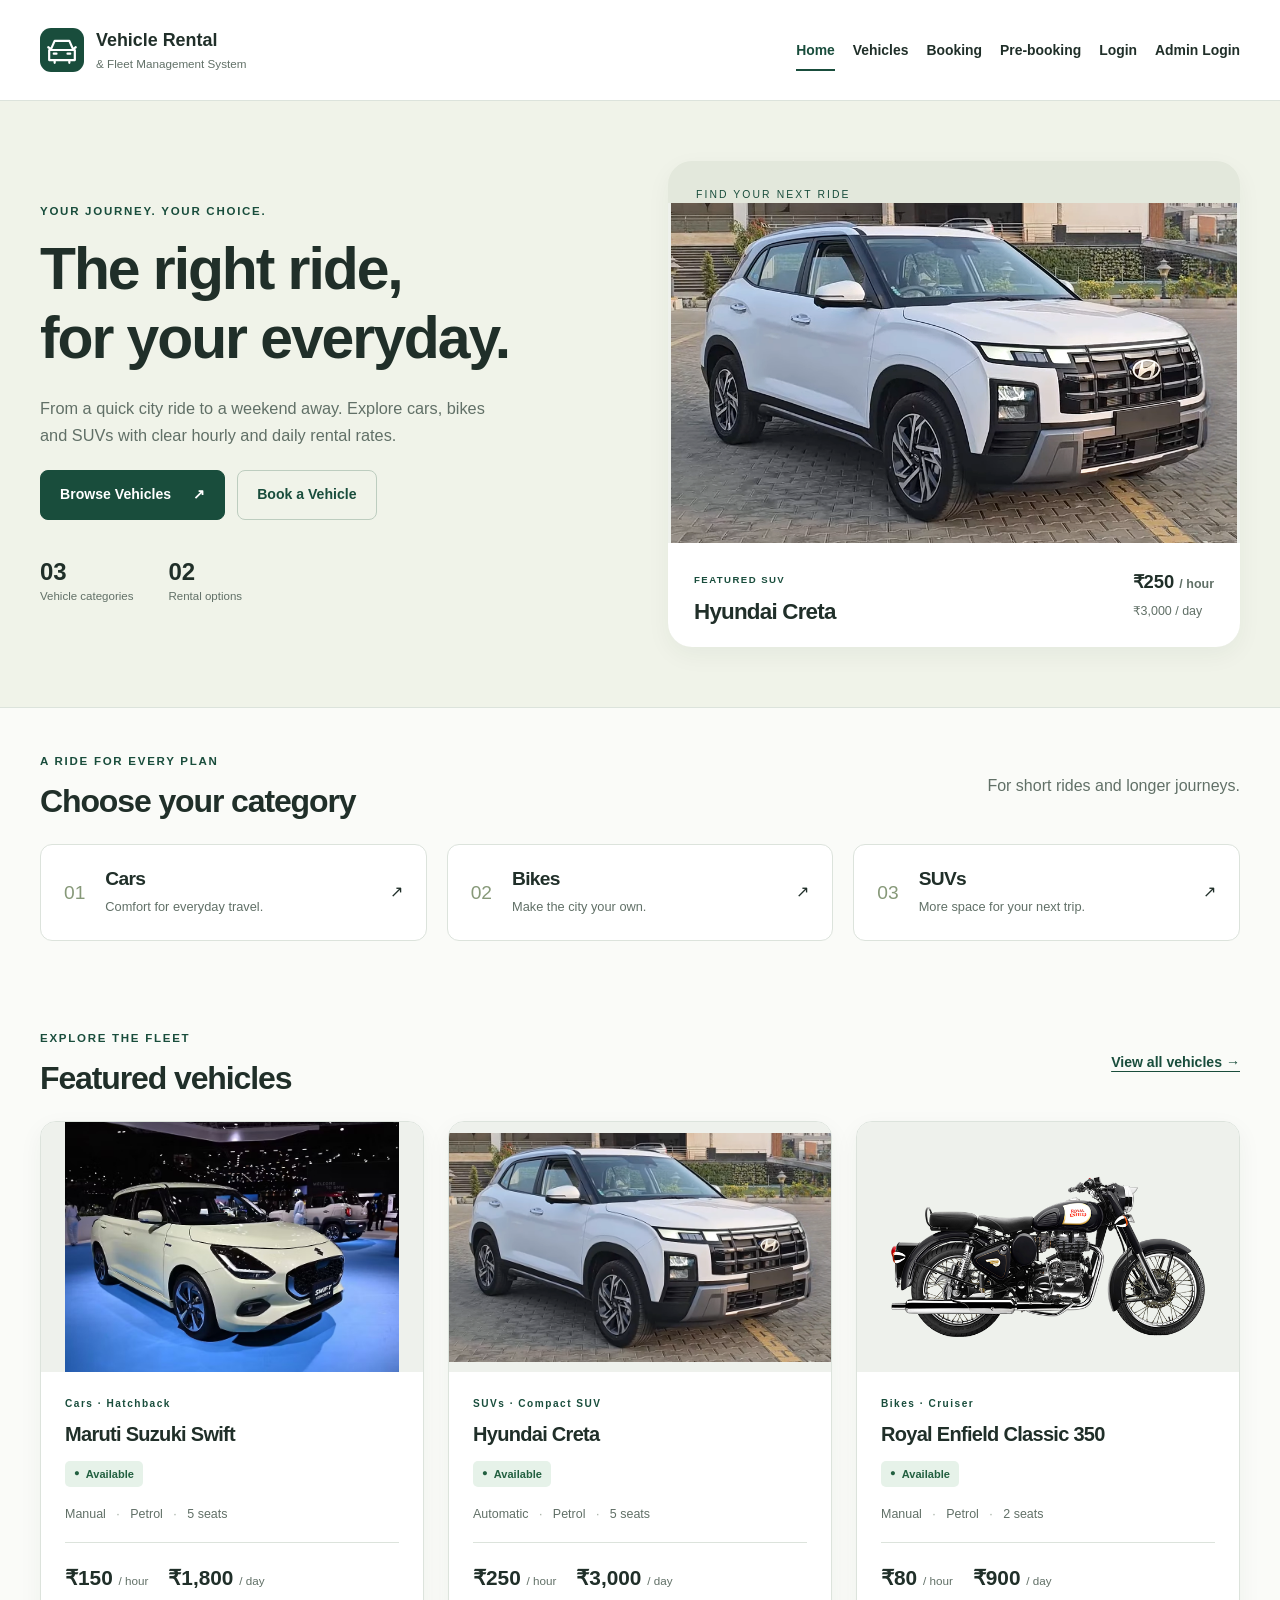
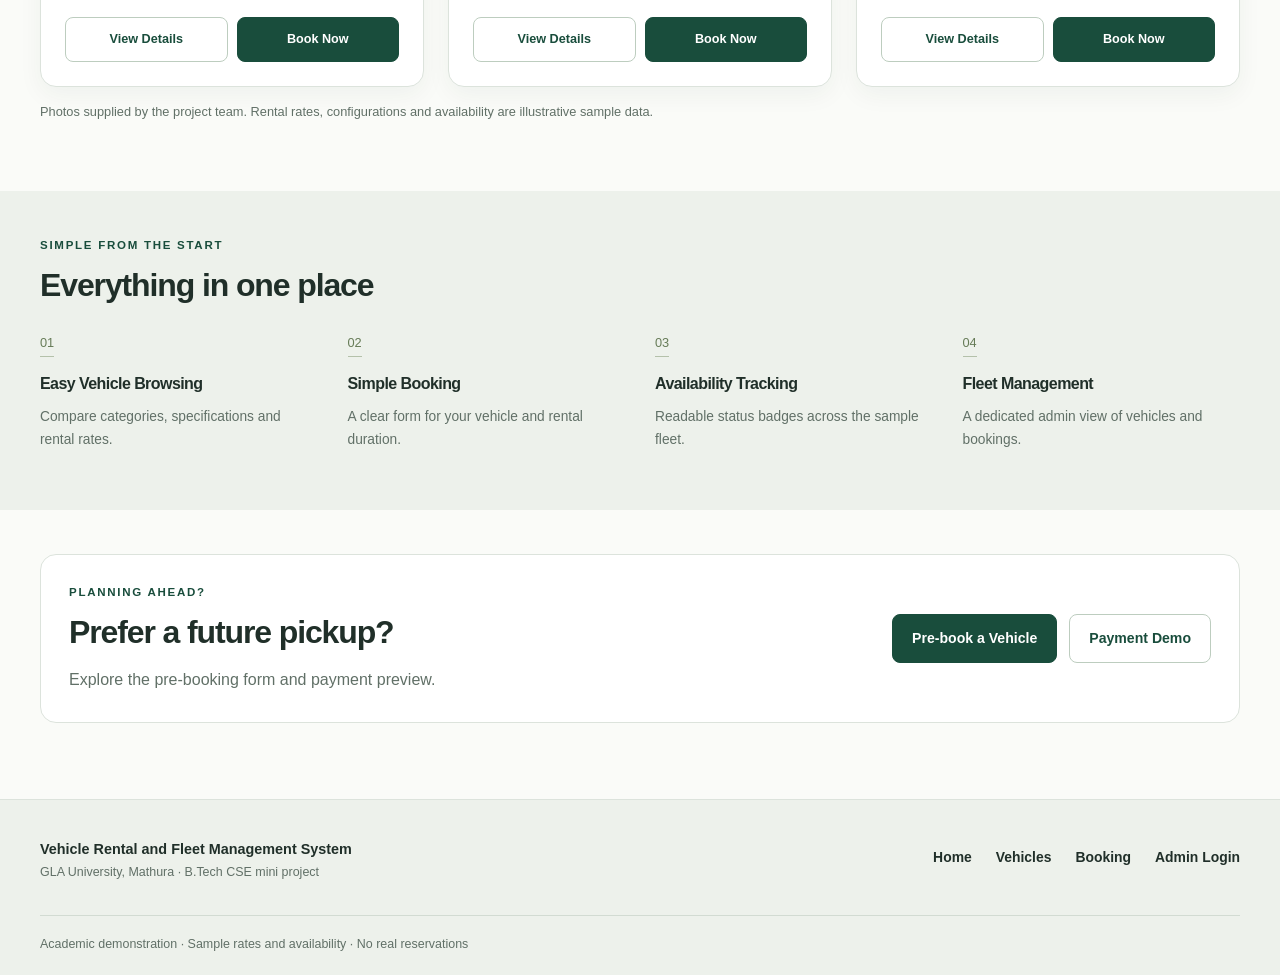
<file: index.html>
<!DOCTYPE html>
<html lang="en">
    <head>
        <meta charset="UTF-8">
        <meta name="viewport" content="width=device-width, initial-scale=1.0">
        <meta name="description" content="Vehicle Rental and Fleet Management System. An HTML and CSS college mini project.">
        <title>
            Home | Vehicle Rental and Fleet Management System
        </title>
        <link rel="stylesheet" href="css/style.css">
        <link rel="icon" href="images/rental-logo.svg" type="image/svg+xml">
    </head>
    <body>
        <a class="skip-link" href="#main">
            Skip to content
        </a>
        <header class="site-header">
            <div class="container header-inner">
                <a class="brand" href="index.html">
                    <img class="brand-logo" src="images/rental-logo.svg" alt="" width="48" height="48">
                    <span>
                        Vehicle Rental
                        <span class="brand-sub">
                            &amp;
                            Fleet Management System
                        </span>
                    </span>
                </a>
                <nav aria-label="Main navigation">
<a href="index.html" aria-current="page">Home</a>
<a href="vehicles.html">Vehicles</a>
<a href="booking.html">Booking</a>
<a href="pre-booking.html">Pre-booking</a>
<a href="login.html">Login</a>
<a href="admin-login.html">Admin Login</a>
</nav>
            </div>
        </header>
        <main id="main">
            <section class="hero">
                <div class="container hero-grid">
                    <div>
                        <p class="eyebrow">
                            YOUR JOURNEY. YOUR CHOICE.
                        </p>
                        <h1>
                            The right ride,
                            <br>
                            for your everyday.
                        </h1>
                        <p class="hero-copy">
                            From a quick city ride to a weekend away. Explore cars, bikes and SUVs with clear hourly and daily rental rates.
                        </p>
                        <div class="actions">
                            <a class="button" href="vehicles.html">
                                Browse Vehicles
                                <span aria-hidden="true">
                                    ↗
                                </span>
                            </a>
                            <a class="button secondary" href="booking.html">
                                Book a Vehicle
                            </a>
                        </div>
                        <div class="hero-facts">
                            <span>
                                <strong>
                                    03
                                </strong>
                                Vehicle categories
                            </span>
                            <span>
                                <strong>
                                    02
                                </strong>
                                Rental options
                            </span>
                        </div>
                    </div>
                    <div class="hero-visual">
                        <span class="hero-label">
                            FIND YOUR NEXT RIDE
                        </span>
                        <img src="images/creta.png" alt="Hyundai Creta suvs supplied photograph" width="660" height="400">
                        <div class="hero-caption">
                            <div>
                                <span class="eyebrow">
                                    FEATURED SUV
                                </span>
                                <h2>
                                    Hyundai Creta
                                </h2>
                            </div>
                            <div>
                                <strong>
                                    ₹250
                                    <small>
                                        / hour
                                    </small>
                                </strong>
                                <br>
                                <span>
                                    ₹3,000 / day
                                </span>
                            </div>
                        </div>
                    </div>
                </div>
            </section>
            <section class="container section">
                <div class="section-heading">
                    <div>
                        <p class="eyebrow">
                            A RIDE FOR EVERY PLAN
                        </p>
                        <h2>
                            Choose your category
                        </h2>
                    </div>
                    <p>
                        For short rides and longer journeys.
                    </p>
                </div>
                <div class="category-grid">
                    <a class="category-card" href="vehicles.html#cars">
                        <span class="category-number">
                            01
                        </span>
                        <div>
                            <h3>
                                Cars
                            </h3>
                            <p>
                                Comfort for everyday travel.
                            </p>
                        </div>
                        <span aria-hidden="true">
                            ↗
                        </span>
                    </a>
                    <a class="category-card" href="vehicles.html#bikes">
                        <span class="category-number">
                            02
                        </span>
                        <div>
                            <h3>
                                Bikes
                            </h3>
                            <p>
                                Make the city your own.
                            </p>
                        </div>
                        <span aria-hidden="true">
                            ↗
                        </span>
                    </a>
                    <a class="category-card" href="vehicles.html#suvs">
                        <span class="category-number">
                            03
                        </span>
                        <div>
                            <h3>
                                SUVs
                            </h3>
                            <p>
                                More space for your next trip.
                            </p>
                        </div>
                        <span aria-hidden="true">
                            ↗
                        </span>
                    </a>
                </div>
            </section>
            <section class="container section">
                <div class="section-heading">
                    <div>
                        <p class="eyebrow">
                            EXPLORE THE FLEET
                        </p>
                        <h2>
                            Featured vehicles
                        </h2>
                    </div>
                    <a class="text-link" href="vehicles.html">
                        View all vehicles →
                    </a>
                </div>
                <div class="card-grid">
                    <article class="vehicle-card">
                        <img src="images/swift.jpg" alt="Suzuki Swift concept display photograph" width="660" height="400">
                        <div class="card-body">
                            <div class="eyebrow">
                                Cars · Hatchback
                            </div>
                            <h3>
                                Maruti Suzuki Swift
                            </h3>
                            <span class="badge available">
                                Available
                            </span>
                            <p class="spec-line">
                                Manual
                                <span>
                                    ·
                                </span>
                                Petrol
                                <span>
                                    ·
                                </span>
                                5 seats
                            </p>
                            <div class="rates">
                                <span>
                                    <strong>
                                        ₹150
                                    </strong>
                                    / hour
                                </span>
                                <span>
                                    <strong>
                                        ₹1,800
                                    </strong>
                                    / day
                                </span>
                            </div>
                            <div class="actions">
                                <a class="button secondary" href="vehicle-details.html#swift">
                                    View Details
                                </a>
                                <a class="button" href="booking.html#booking-form">
                                    Book Now
                                </a>
                            </div>
                        </div>
                    </article>
                    <article class="vehicle-card">
                        <img src="images/creta.png" alt="Hyundai Creta suvs supplied photograph" width="660" height="400">
                        <div class="card-body">
                            <div class="eyebrow">
                                SUVs · Compact SUV
                            </div>
                            <h3>
                                Hyundai Creta
                            </h3>
                            <span class="badge available">
                                Available
                            </span>
                            <p class="spec-line">
                                Automatic
                                <span>
                                    ·
                                </span>
                                Petrol
                                <span>
                                    ·
                                </span>
                                5 seats
                            </p>
                            <div class="rates">
                                <span>
                                    <strong>
                                        ₹250
                                    </strong>
                                    / hour
                                </span>
                                <span>
                                    <strong>
                                        ₹3,000
                                    </strong>
                                    / day
                                </span>
                            </div>
                            <div class="actions">
                                <a class="button secondary" href="vehicle-details.html#creta">
                                    View Details
                                </a>
                                <a class="button" href="booking.html#booking-form">
                                    Book Now
                                </a>
                            </div>
                        </div>
                    </article>
                    <article class="vehicle-card">
                        <img src="images/classic.png" alt="Royal Enfield Classic 350 bikes supplied photograph" width="660" height="400">
                        <div class="card-body">
                            <div class="eyebrow">
                                Bikes · Cruiser
                            </div>
                            <h3>
                                Royal Enfield Classic 350
                            </h3>
                            <span class="badge available">
                                Available
                            </span>
                            <p class="spec-line">
                                Manual
                                <span>
                                    ·
                                </span>
                                Petrol
                                <span>
                                    ·
                                </span>
                                2 seats
                            </p>
                            <div class="rates">
                                <span>
                                    <strong>
                                        ₹80
                                    </strong>
                                    / hour
                                </span>
                                <span>
                                    <strong>
                                        ₹900
                                    </strong>
                                    / day
                                </span>
                            </div>
                            <div class="actions">
                                <a class="button secondary" href="vehicle-details.html#classic">
                                    View Details
                                </a>
                                <a class="button" href="booking.html#booking-form">
                                    Book Now
                                </a>
                            </div>
                        </div>
                    </article>
                </div>
                <p class="caption">
                    Photos supplied by the project team. Rental rates, configurations and availability are illustrative sample data.
                </p>
            </section>
            <section class="highlights">
                <div class="container">
                    <div class="section-heading">
                        <div>
                            <p class="eyebrow">
                                SIMPLE FROM THE START
                            </p>
                            <h2>
                                Everything in one place
                            </h2>
                        </div>
                    </div>
                    <div class="highlight-grid">
                        <article>
                            <span class="step">
                                01
                            </span>
                            <h3>
                                Easy Vehicle Browsing
                            </h3>
                            <p>
                                Compare categories, specifications and rental rates.
                            </p>
                        </article>
                        <article>
                            <span class="step">
                                02
                            </span>
                            <h3>
                                Simple Booking
                            </h3>
                            <p>
                                A clear form for your vehicle and rental duration.
                            </p>
                        </article>
                        <article>
                            <span class="step">
                                03
                            </span>
                            <h3>
                                Availability Tracking
                            </h3>
                            <p>
                                Readable status badges across the sample fleet.
                            </p>
                        </article>
                        <article>
                            <span class="step">
                                04
                            </span>
                            <h3>
                                Fleet Management
                            </h3>
                            <p>
                                A dedicated admin view of vehicles and bookings.
                            </p>
                        </article>
                    </div>
                </div>
            </section>
        <section class="container section">
<div class="rental-next panel">
<div>
<p class="eyebrow">PLANNING AHEAD?</p>
<h2>Prefer a future pickup?</h2>
<p>Explore the pre-booking form and payment preview.</p>
</div>
<div class="actions">
<a class="button" href="pre-booking.html">Pre-book a Vehicle</a>
<a class="button secondary" href="payment.html">Payment Demo</a>
</div>
</div>
</section>
</main>
        <footer>
            <div class="container footer-grid">
                <div>
                    <strong>
                        Vehicle Rental and Fleet Management System
                    </strong>
                    <p>
                        GLA University, Mathura · B.Tech CSE mini project
                    </p>
                </div>
                <nav aria-label="Footer navigation">
                    <a href="index.html">
                        Home
                    </a>
                    <a href="vehicles.html">
                        Vehicles
                    </a>
                    <a href="booking.html">
                        Booking
                    </a>
                    <a href="admin-login.html">Admin Login</a>
                </nav>
            </div>
            <div class="container footer-note">
                Academic demonstration · Sample rates and availability · No real reservations
            </div>
        </footer>
    </body>
</html>
</file>
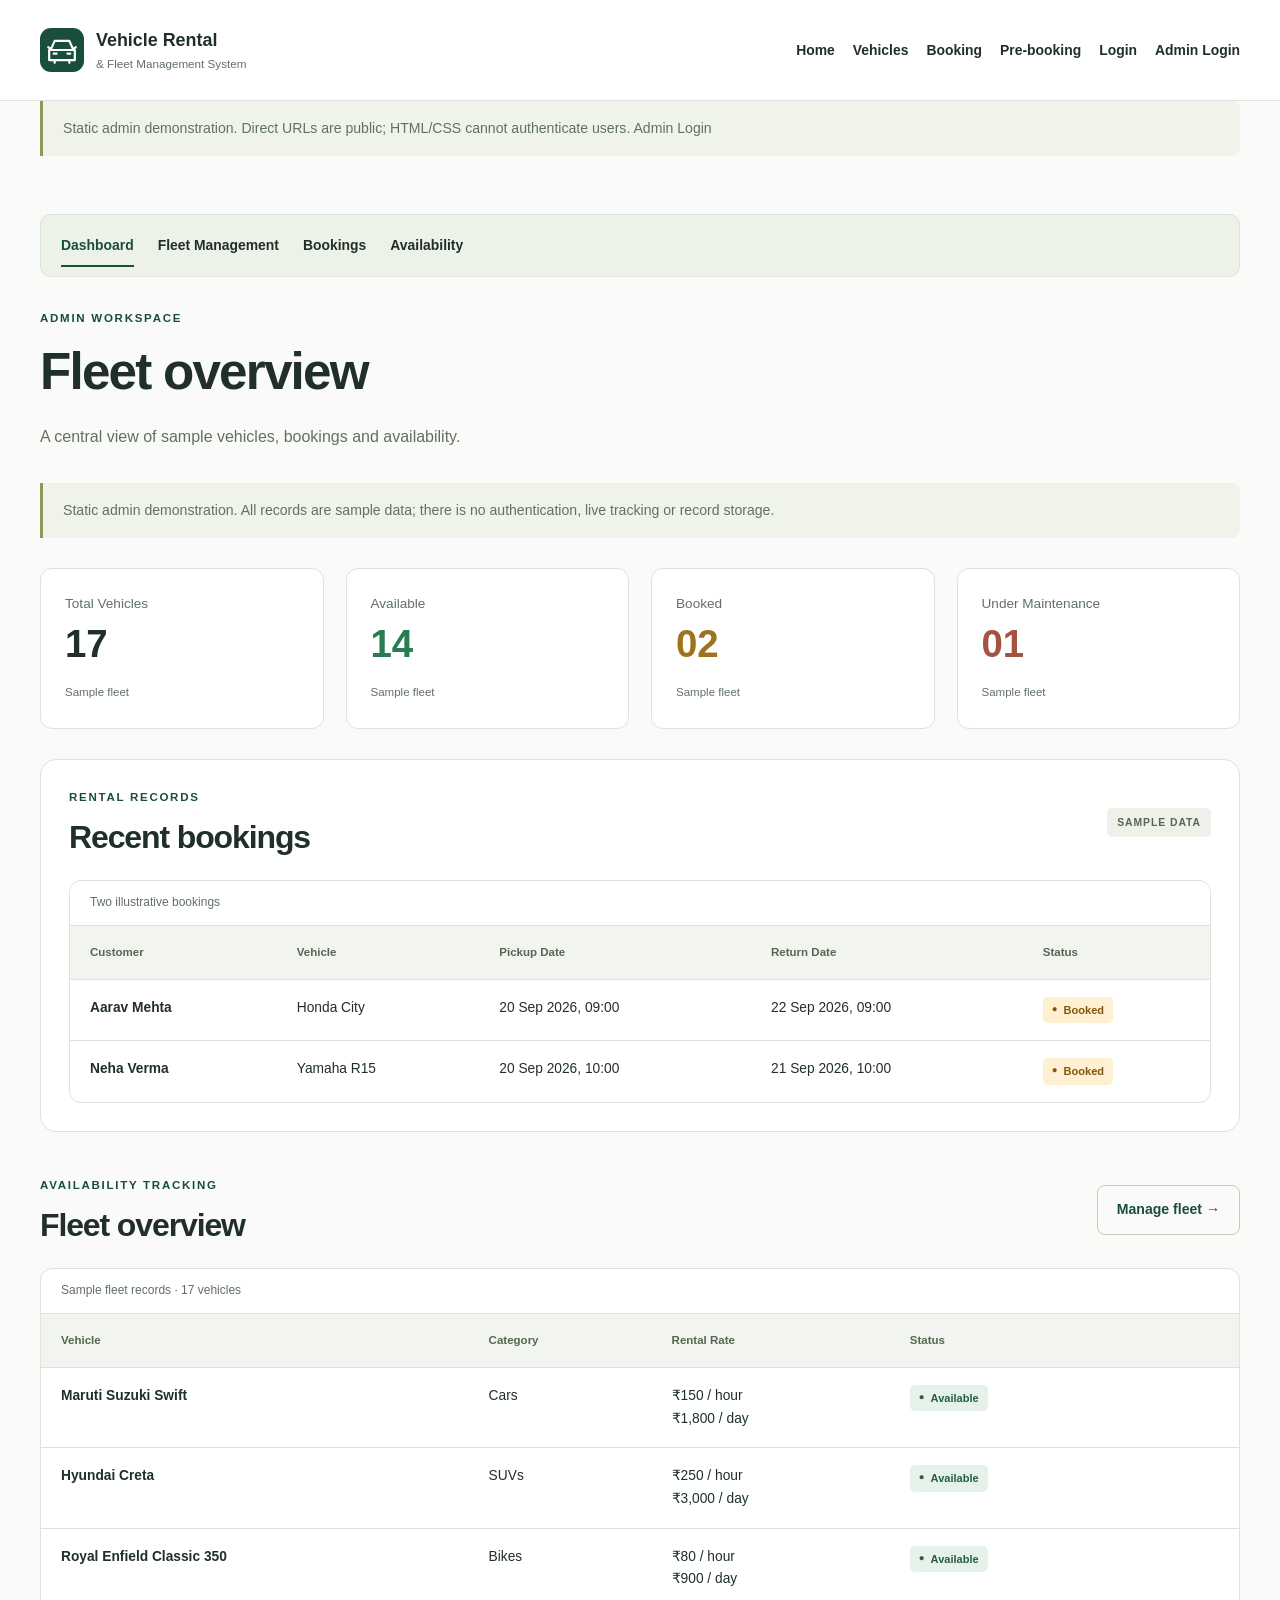
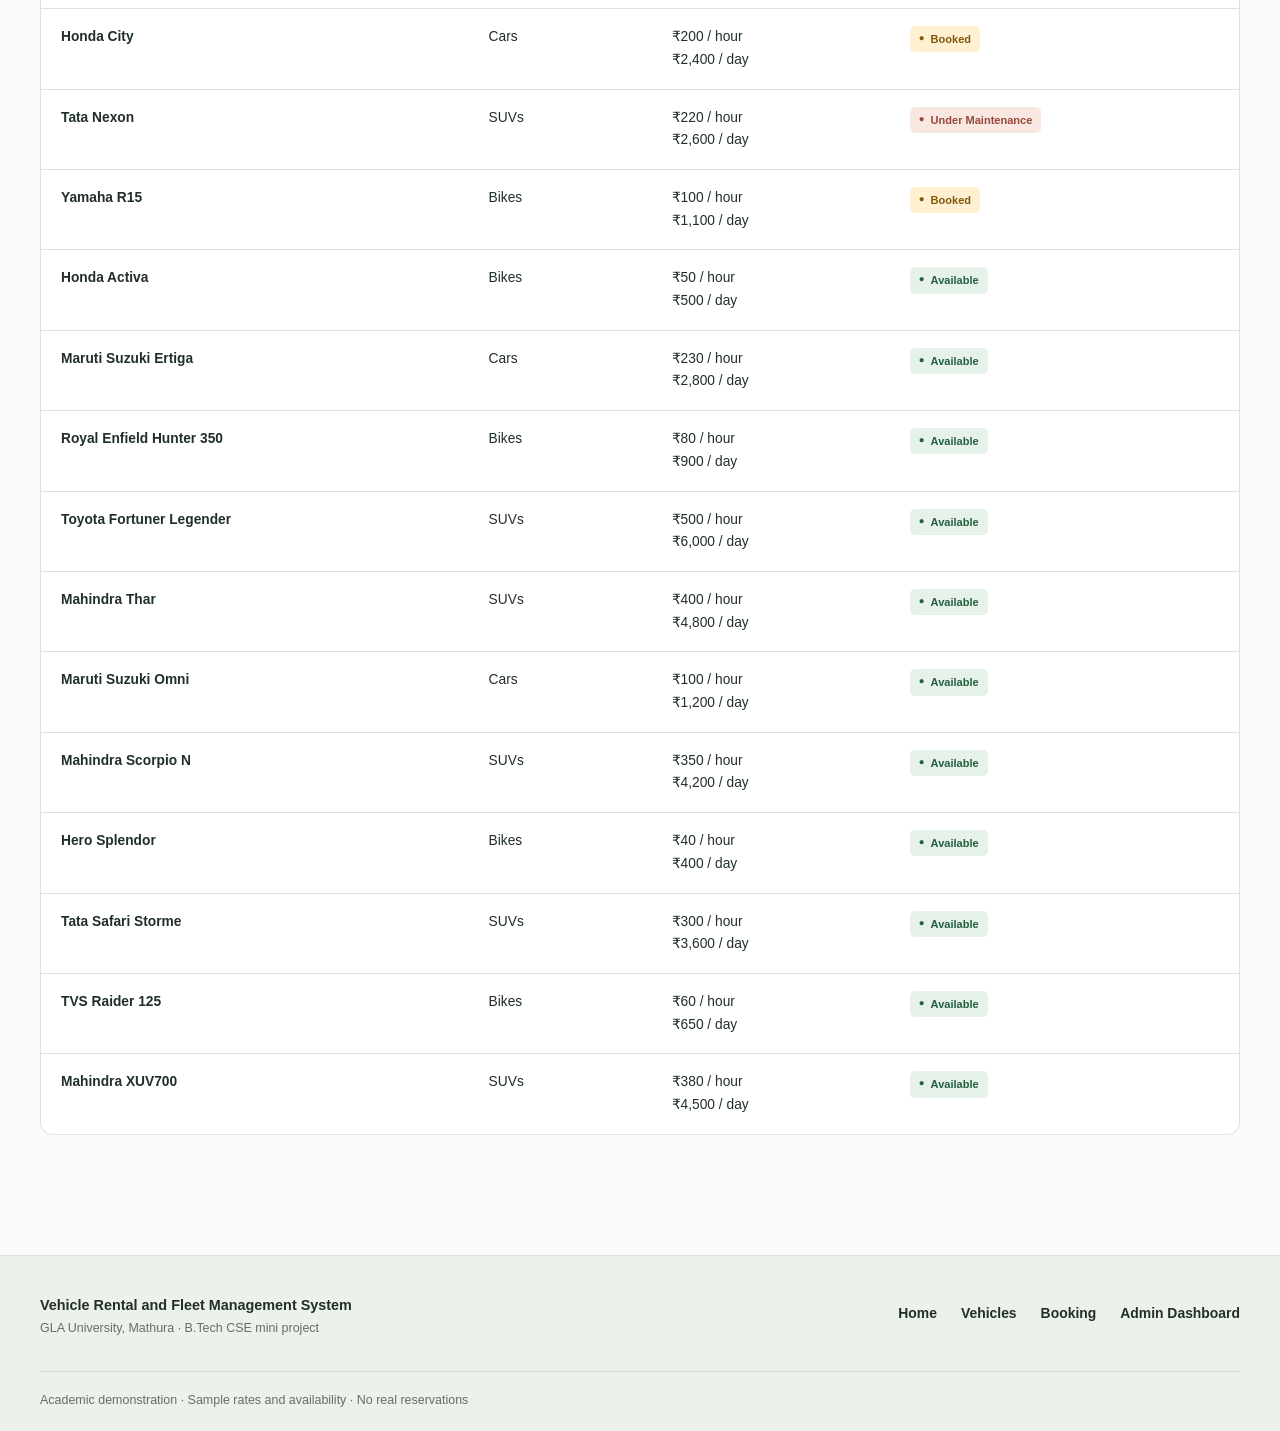
<file: admin-dashboard.html>
<!DOCTYPE html>
<html lang="en">
    <head>
        <meta charset="UTF-8">
        <meta name="viewport" content="width=device-width, initial-scale=1.0">
        <meta name="description" content="Vehicle Rental and Fleet Management System. An HTML and CSS college mini project.">
        <title>
            Admin Dashboard | Vehicle Rental and Fleet Management System
        </title>
        <link rel="stylesheet" href="css/style.css">
        <link rel="icon" href="images/rental-logo.svg" type="image/svg+xml">
    </head>
    <body>
        <a class="skip-link" href="#main">
            Skip to content
        </a>
        <header class="site-header">
            <div class="container header-inner">
                <a class="brand" href="index.html">
                    <img class="brand-logo" src="images/rental-logo.svg" alt="" width="48" height="48">
                    <span>
                        Vehicle Rental
                        <span class="brand-sub">
                            &amp;
                            Fleet Management System
                        </span>
                    </span>
                </a>
                <nav aria-label="Main navigation">
<a href="index.html">Home</a>
<a href="vehicles.html">Vehicles</a>
<a href="booking.html">Booking</a>
<a href="pre-booking.html">Pre-booking</a>
<a href="login.html">Login</a>
<a href="admin-login.html">Admin Login</a>
</nav>
            </div>
        </header>
        <main id="main">
<div class="container">
<p class="notice">Static admin demonstration. Direct URLs are public; HTML/CSS cannot authenticate users. <a href="admin-login.html">Admin Login</a>
</p>
</div>
            <div class="container section">
                <nav class="admin-nav" aria-label="Admin navigation">
                    <a href="admin-dashboard.html" aria-current="page">
                        Dashboard
                    </a>
                    <a href="fleet-management.html">
                        Fleet Management
                    </a>
                    <a href="admin-dashboard.html#bookings">
                        Bookings
                    </a>
                    <a href="admin-dashboard.html#availability">
                        Availability
                    </a>
                </nav>
                <div class="page-heading">
                    <p class="eyebrow">
                        ADMIN WORKSPACE
                    </p>
                    <h1>
                        Fleet overview
                    </h1>
                    <p>
                        A central view of sample vehicles, bookings and availability.
                    </p>
                </div>
                <p class="notice">
                    Static admin demonstration. All records are sample data; there is no authentication, live tracking or record storage.
                </p>
                <section class="summary-grid" aria-label="Fleet summary">
                    <article class="summary-card ">
                        <p>
                            Total Vehicles
                        </p>
                        <strong>
                            17
                        </strong>
                        <span>
                            Sample fleet
                        </span>
                    </article>
                    <article class="summary-card green">
                        <p>
                            Available
                        </p>
                        <strong>
                            14
                        </strong>
                        <span>
                            Sample fleet
                        </span>
                    </article>
                    <article class="summary-card amber">
                        <p>
                            Booked
                        </p>
                        <strong>
                            02
                        </strong>
                        <span>
                            Sample fleet
                        </span>
                    </article>
                    <article class="summary-card red">
                        <p>
                            Under Maintenance
                        </p>
                        <strong>
                            01
                        </strong>
                        <span>
                            Sample fleet
                        </span>
                    </article>
                </section>
                <section id="bookings" class="panel">
                    <div class="section-heading">
                        <div>
                            <p class="eyebrow">
                                RENTAL RECORDS
                            </p>
                            <h2>
                                Recent bookings
                            </h2>
                        </div>
                        <span class="demo-chip">
                            SAMPLE DATA
                        </span>
                    </div>
                    <div class="table-wrap" role="region" aria-label="Recent bookings" tabindex="0">
                        <table>
                            <caption>
                                Two illustrative bookings
                            </caption>
                            <thead>
                                <tr>
                                    <th scope="col">
                                        Customer
                                    </th>
                                    <th scope="col">
                                        Vehicle
                                    </th>
                                    <th scope="col">
                                        Pickup Date
                                    </th>
                                    <th scope="col">
                                        Return Date
                                    </th>
                                    <th scope="col">
                                        Status
                                    </th>
                                </tr>
                            </thead>
                            <tbody>
                                <tr>
                                    <th scope="row">
                                        Aarav Mehta
                                    </th>
                                    <td>
                                        Honda City
                                    </td>
                                    <td>
                                        20 Sep 2026, 09:00
                                    </td>
                                    <td>
                                        22 Sep 2026, 09:00
                                    </td>
                                    <td>
                                        <span class="badge booked">
                                            Booked
                                        </span>
                                    </td>
                                </tr>
                                <tr>
                                    <th scope="row">
                                        Neha Verma
                                    </th>
                                    <td>
                                        Yamaha R15
                                    </td>
                                    <td>
                                        20 Sep 2026, 10:00
                                    </td>
                                    <td>
                                        21 Sep 2026, 10:00
                                    </td>
                                    <td>
                                        <span class="badge booked">
                                            Booked
                                        </span>
                                    </td>
                                </tr>
                            </tbody>
                        </table>
                    </div>
                </section>
                <section class="section" id="availability">
                    <div class="section-heading">
                        <div>
                            <p class="eyebrow">
                                AVAILABILITY TRACKING
                            </p>
                            <h2>
                                Fleet overview
                            </h2>
                        </div>
                        <a class="button secondary" href="fleet-management.html">
                            Manage fleet →
                        </a>
                    </div>
                    <div class="table-wrap" role="region" aria-label="Vehicle availability table" tabindex="0">
                        <table>
                            <caption>
                                Sample fleet records · 17 vehicles
                            </caption>
                            <thead>
                                <tr>
                                    <th scope="col">
                                        Vehicle
                                    </th>
                                    <th scope="col">
                                        Category
                                    </th>
                                    <th scope="col">
                                        Rental Rate
                                    </th>
                                    <th scope="col">
                                        Status
                                    </th>
                                </tr>
                            </thead>
                            <tbody>
                                <tr>
                                    <th scope="row">
                                        <a href="vehicle-details.html#swift">
                                            Maruti Suzuki Swift
                                        </a>
                                    </th>
                                    <td>
                                        Cars
                                    </td>
                                    <td>
                                        ₹150 / hour
                                        <br>
                                        ₹1,800 / day
                                    </td>
                                    <td>
                                        <span class="badge available">
                                            Available
                                        </span>
                                    </td>
                                </tr>
                                <tr>
                                    <th scope="row">
                                        <a href="vehicle-details.html#creta">
                                            Hyundai Creta
                                        </a>
                                    </th>
                                    <td>
                                        SUVs
                                    </td>
                                    <td>
                                        ₹250 / hour
                                        <br>
                                        ₹3,000 / day
                                    </td>
                                    <td>
                                        <span class="badge available">
                                            Available
                                        </span>
                                    </td>
                                </tr>
                                <tr>
                                    <th scope="row">
                                        <a href="vehicle-details.html#classic">
                                            Royal Enfield Classic 350
                                        </a>
                                    </th>
                                    <td>
                                        Bikes
                                    </td>
                                    <td>
                                        ₹80 / hour
                                        <br>
                                        ₹900 / day
                                    </td>
                                    <td>
                                        <span class="badge available">
                                            Available
                                        </span>
                                    </td>
                                </tr>
                                <tr>
                                    <th scope="row">
                                        <a href="vehicle-details.html#city">
                                            Honda City
                                        </a>
                                    </th>
                                    <td>
                                        Cars
                                    </td>
                                    <td>
                                        ₹200 / hour
                                        <br>
                                        ₹2,400 / day
                                    </td>
                                    <td>
                                        <span class="badge booked">
                                            Booked
                                        </span>
                                    </td>
                                </tr>
                                <tr>
                                    <th scope="row">
                                        <a href="vehicle-details.html#nexon">
                                            Tata Nexon
                                        </a>
                                    </th>
                                    <td>
                                        SUVs
                                    </td>
                                    <td>
                                        ₹220 / hour
                                        <br>
                                        ₹2,600 / day
                                    </td>
                                    <td>
                                        <span class="badge maintenance">
                                            Under Maintenance
                                        </span>
                                    </td>
                                </tr>
                                <tr>
                                    <th scope="row">
                                        <a href="vehicle-details.html#r15">
                                            Yamaha R15
                                        </a>
                                    </th>
                                    <td>
                                        Bikes
                                    </td>
                                    <td>
                                        ₹100 / hour
                                        <br>
                                        ₹1,100 / day
                                    </td>
                                    <td>
                                        <span class="badge booked">
                                            Booked
                                        </span>
                                    </td>
                                </tr>
                                <tr>
                                    <th scope="row">
                                        <a href="vehicle-details.html#activa">
                                            Honda Activa
                                        </a>
                                    </th>
                                    <td>
                                        Bikes
                                    </td>
                                    <td>
                                        ₹50 / hour
                                        <br>
                                        ₹500 / day
                                    </td>
                                    <td>
                                        <span class="badge available">
                                            Available
                                        </span>
                                    </td>
                                </tr>
                                <tr>
                                    <th scope="row">
                                        <a href="vehicle-details.html#ertiga">
                                            Maruti Suzuki Ertiga
                                        </a>
                                    </th>
                                    <td>
                                        Cars
                                    </td>
                                    <td>
                                        ₹230 / hour
                                        <br>
                                        ₹2,800 / day
                                    </td>
                                    <td>
                                        <span class="badge available">
                                            Available
                                        </span>
                                    </td>
                                </tr>
                                <tr>
                                    <th scope="row">
                                        <a href="vehicle-details.html#hunter">
                                            Royal Enfield Hunter 350
                                        </a>
                                    </th>
                                    <td>
                                        Bikes
                                    </td>
                                    <td>
                                        ₹80 / hour
                                        <br>
                                        ₹900 / day
                                    </td>
                                    <td>
                                        <span class="badge available">
                                            Available
                                        </span>
                                    </td>
                                </tr>
                                <tr>
                                    <th scope="row">
                                        <a href="vehicle-details.html#fortuner">
                                            Toyota Fortuner Legender
                                        </a>
                                    </th>
                                    <td>
                                        SUVs
                                    </td>
                                    <td>
                                        ₹500 / hour
                                        <br>
                                        ₹6,000 / day
                                    </td>
                                    <td>
                                        <span class="badge available">
                                            Available
                                        </span>
                                    </td>
                                </tr>
                                <tr>
                                    <th scope="row">
                                        <a href="vehicle-details.html#thar">
                                            Mahindra Thar
                                        </a>
                                    </th>
                                    <td>
                                        SUVs
                                    </td>
                                    <td>
                                        ₹400 / hour
                                        <br>
                                        ₹4,800 / day
                                    </td>
                                    <td>
                                        <span class="badge available">
                                            Available
                                        </span>
                                    </td>
                                </tr>
                                <tr>
                                    <th scope="row">
                                        <a href="vehicle-details.html#omni">
                                            Maruti Suzuki Omni
                                        </a>
                                    </th>
                                    <td>
                                        Cars
                                    </td>
                                    <td>
                                        ₹100 / hour
                                        <br>
                                        ₹1,200 / day
                                    </td>
                                    <td>
                                        <span class="badge available">
                                            Available
                                        </span>
                                    </td>
                                </tr>
                                <tr>
                                    <th scope="row">
                                        <a href="vehicle-details.html#scorpio">
                                            Mahindra Scorpio N
                                        </a>
                                    </th>
                                    <td>
                                        SUVs
                                    </td>
                                    <td>
                                        ₹350 / hour
                                        <br>
                                        ₹4,200 / day
                                    </td>
                                    <td>
                                        <span class="badge available">
                                            Available
                                        </span>
                                    </td>
                                </tr>
                                <tr>
                                    <th scope="row">
                                        <a href="vehicle-details.html#splendor">
                                            Hero Splendor
                                        </a>
                                    </th>
                                    <td>
                                        Bikes
                                    </td>
                                    <td>
                                        ₹40 / hour
                                        <br>
                                        ₹400 / day
                                    </td>
                                    <td>
                                        <span class="badge available">
                                            Available
                                        </span>
                                    </td>
                                </tr>
                                <tr>
                                    <th scope="row">
                                        <a href="vehicle-details.html#safari">
                                            Tata Safari Storme
                                        </a>
                                    </th>
                                    <td>
                                        SUVs
                                    </td>
                                    <td>
                                        ₹300 / hour
                                        <br>
                                        ₹3,600 / day
                                    </td>
                                    <td>
                                        <span class="badge available">
                                            Available
                                        </span>
                                    </td>
                                </tr>
                                <tr>
                                    <th scope="row">
                                        <a href="vehicle-details.html#raider">
                                            TVS Raider 125
                                        </a>
                                    </th>
                                    <td>
                                        Bikes
                                    </td>
                                    <td>
                                        ₹60 / hour
                                        <br>
                                        ₹650 / day
                                    </td>
                                    <td>
                                        <span class="badge available">
                                            Available
                                        </span>
                                    </td>
                                </tr>
                                <tr>
                                    <th scope="row">
                                        <a href="vehicle-details.html#xuv700">
                                            Mahindra XUV700
                                        </a>
                                    </th>
                                    <td>
                                        SUVs
                                    </td>
                                    <td>
                                        ₹380 / hour
                                        <br>
                                        ₹4,500 / day
                                    </td>
                                    <td>
                                        <span class="badge available">
                                            Available
                                        </span>
                                    </td>
                                </tr>
                            </tbody>
                        </table>
                    </div>
                </section>
            </div>
        </main>
        <footer>
            <div class="container footer-grid">
                <div>
                    <strong>
                        Vehicle Rental and Fleet Management System
                    </strong>
                    <p>
                        GLA University, Mathura · B.Tech CSE mini project
                    </p>
                </div>
                <nav aria-label="Footer navigation">
                    <a href="index.html">
                        Home
                    </a>
                    <a href="vehicles.html">
                        Vehicles
                    </a>
                    <a href="booking.html">
                        Booking
                    </a>
                    <a href="admin-dashboard.html">
                        Admin Dashboard
                    </a>
                </nav>
            </div>
            <div class="container footer-note">
                Academic demonstration · Sample rates and availability · No real reservations
            </div>
        </footer>
    </body>
</html>
</file>
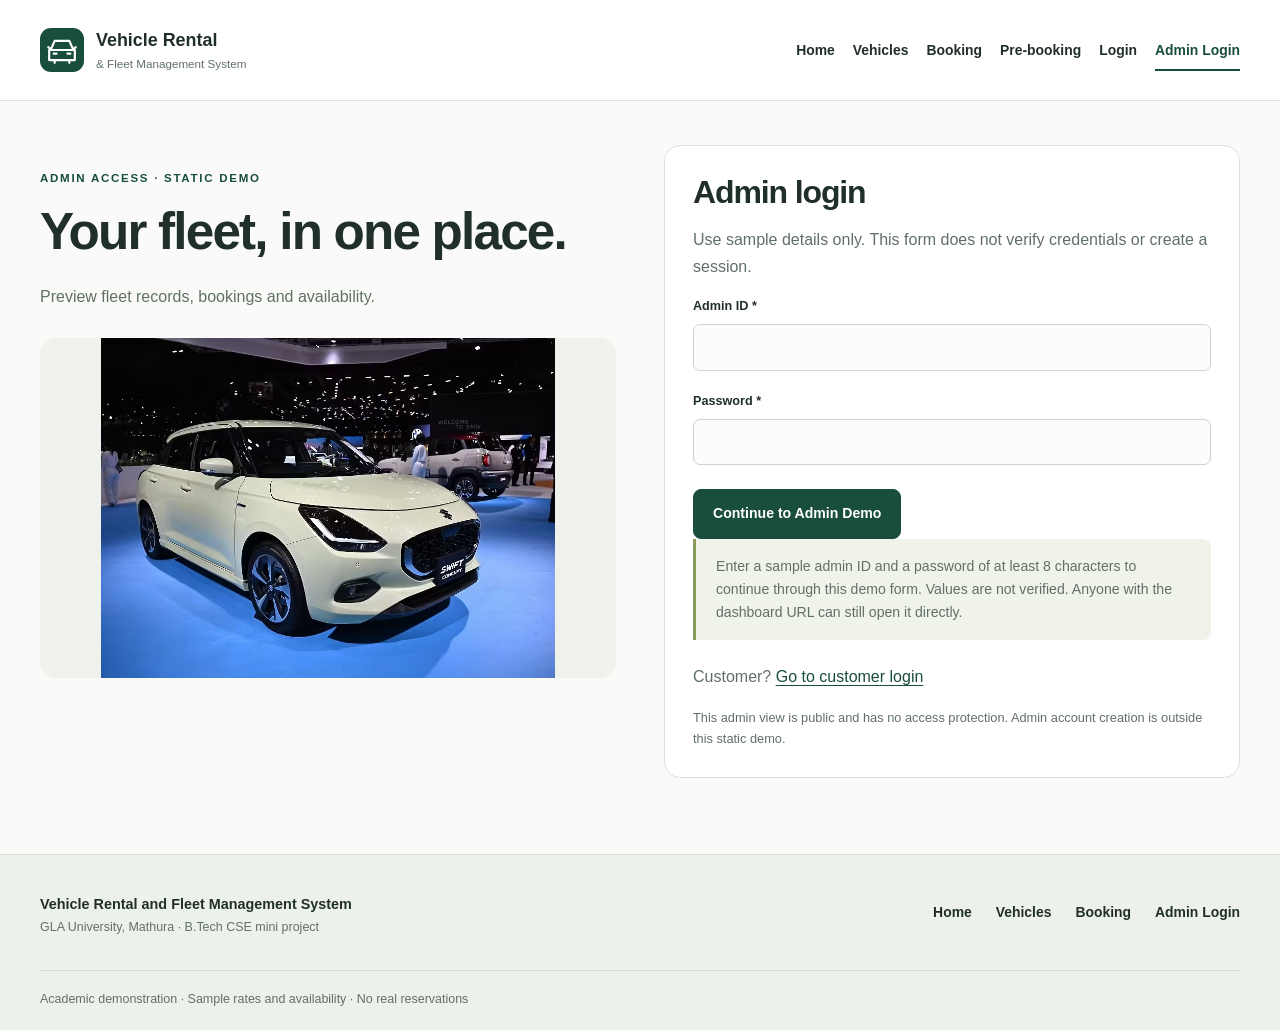
<file: admin-login.html>
<!DOCTYPE html>
<html lang="en">
    <head>
        <meta charset="UTF-8">
        <meta name="viewport" content="width=device-width, initial-scale=1.0">
        <meta name="description" content="Vehicle Rental and Fleet Management System. An HTML and CSS college mini project.">
        <title>Admin Login | Vehicle Rental and Fleet Management System</title>
        <link rel="stylesheet" href="css/style.css">
        <link rel="icon" href="images/rental-logo.svg" type="image/svg+xml">
    </head>
    <body>
        <a class="skip-link" href="#main">
            Skip to content
        </a>
        <header class="site-header">
            <div class="container header-inner">
                <a class="brand" href="index.html">
                    <img class="brand-logo" src="images/rental-logo.svg" alt="" width="48" height="48">
                    <span>
                        Vehicle Rental
                        <span class="brand-sub">
                            &amp;
                            Fleet Management System
                        </span>
                    </span>
                </a>
                <nav aria-label="Main navigation">
<a href="index.html">Home</a>
<a href="vehicles.html">Vehicles</a>
<a href="booking.html">Booking</a>
<a href="pre-booking.html">Pre-booking</a>
<a href="login.html">Login</a>
<a href="admin-login.html" aria-current="page">Admin Login</a>
</nav>
            </div>
        </header>
        <main id="main">
<div class="container section">
<div class="auth-layout">
<section class="auth-intro">
<p class="eyebrow">ADMIN ACCESS · STATIC DEMO</p>
<h1>Your fleet, in one place.</h1>
<p>Preview fleet records, bookings and availability.</p>
<img src="images/swift.jpg" alt="Suzuki Swift concept display photograph" width="660" height="400">
</section>
<section class="panel">
<h2>Admin login</h2>
<p>Use sample details only. This form does not verify credentials or create a session.</p>
<form action="admin-dashboard.html" method="get" autocomplete="off">
<div class="auth-fields">
<div class="field">
<label for="admin-id">Admin ID *</label>
<input id="admin-id" type="text" required minlength="3" autocomplete="off">
</div>
<div class="field">
<label for="login-password">Password *</label>
<input id="login-password" type="password" required minlength="8" autocomplete="off">
</div>
</div>
<button class="button" type="submit">Continue to Admin Demo</button>
</form>
<p class="notice" id="demo-result">Enter a sample admin ID and a password of at least 8 characters to continue through this demo form. Values are not verified. Anyone with the dashboard URL can still open it directly.</p>

<p class="auth-links">Customer? <a href="customer-login.html">Go to customer login</a>
</p>
<p class="caption">This admin view is public and has no access protection. Admin account creation is outside this static demo.</p>
</section>
</div>
</div>
</main>
        <footer>
            <div class="container footer-grid">
                <div>
                    <strong>
                        Vehicle Rental and Fleet Management System
                    </strong>
                    <p>
                        GLA University, Mathura · B.Tech CSE mini project
                    </p>
                </div>
                <nav aria-label="Footer navigation">
                    <a href="index.html">
                        Home
                    </a>
                    <a href="vehicles.html">
                        Vehicles
                    </a>
                    <a href="booking.html">
                        Booking
                    </a>
                    <a href="admin-login.html">Admin Login</a>
                </nav>
            </div>
            <div class="container footer-note">
                Academic demonstration · Sample rates and availability · No real reservations
            </div>
        </footer>
    </body>
</html>
</file>
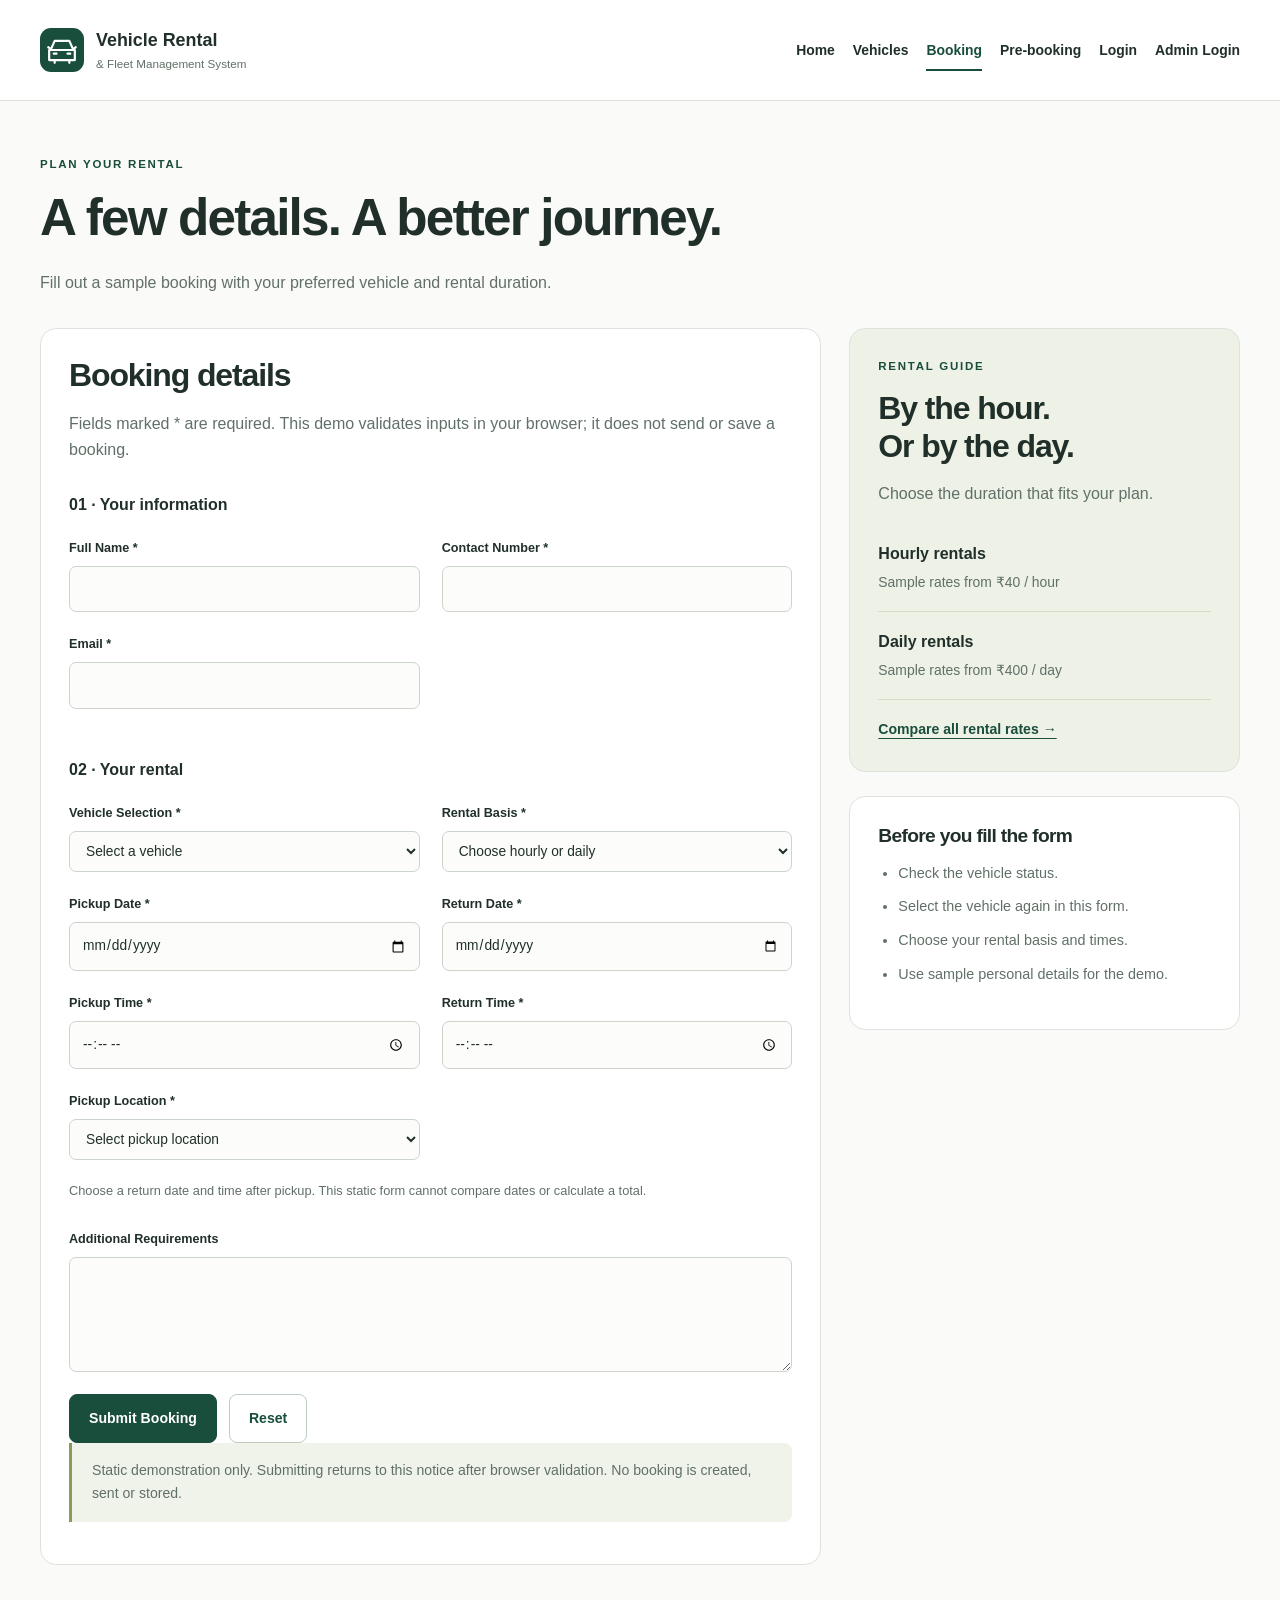
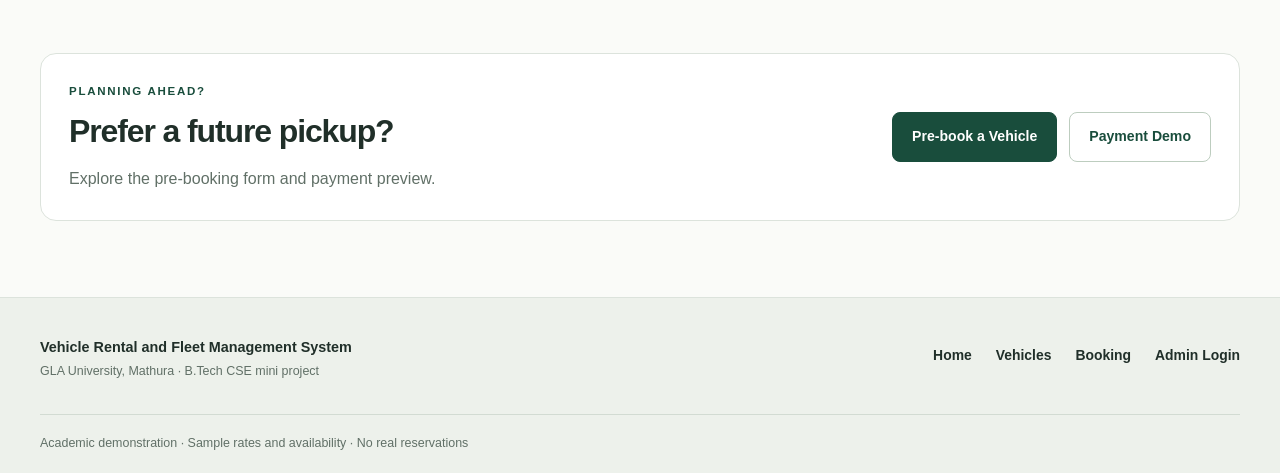
<file: booking.html>
<!DOCTYPE html>
<html lang="en">
    <head>
        <meta charset="UTF-8">
        <meta name="viewport" content="width=device-width, initial-scale=1.0">
        <meta name="description" content="Vehicle Rental and Fleet Management System. An HTML and CSS college mini project.">
        <title>
            Booking | Vehicle Rental and Fleet Management System
        </title>
        <link rel="stylesheet" href="css/style.css">
        <link rel="icon" href="images/rental-logo.svg" type="image/svg+xml">
    </head>
    <body>
        <a class="skip-link" href="#main">
            Skip to content
        </a>
        <header class="site-header">
            <div class="container header-inner">
                <a class="brand" href="index.html">
                    <img class="brand-logo" src="images/rental-logo.svg" alt="" width="48" height="48">
                    <span>
                        Vehicle Rental
                        <span class="brand-sub">
                            &amp;
                            Fleet Management System
                        </span>
                    </span>
                </a>
                <nav aria-label="Main navigation">
<a href="index.html">Home</a>
<a href="vehicles.html">Vehicles</a>
<a href="booking.html" aria-current="page">Booking</a>
<a href="pre-booking.html">Pre-booking</a>
<a href="login.html">Login</a>
<a href="admin-login.html">Admin Login</a>
</nav>
            </div>
        </header>
        <main id="main">
            <div class="container section">
                <div class="page-heading">
                    <p class="eyebrow">
                        PLAN YOUR RENTAL
                    </p>
                    <h1>
                        A few details. A better journey.
                    </h1>
                    <p>
                        Fill out a sample booking with your preferred vehicle and rental duration.
                    </p>
                </div>
                <div class="booking-layout">
                    <section class="panel">
                        <h2>
                            Booking details
                        </h2>
                        <p>
                            Fields marked * are required. This demo validates inputs in your browser; it does not send or save a booking.
                        </p>
                        <form id="booking-form" action="booking.html#demo-notice" method="get">
                            <fieldset>
                                <legend>
                                    01 · Your information
                                </legend>
                                <div class="form-grid">
                                    <div class="field">
                                        <label for="full-name">
                                            Full Name *
                                        </label>
                                        <input id="full-name" type="text" required autocomplete="name" minlength="2" maxlength="80">
                                    </div>
                                    <div class="field">
                                        <label for="contact">
                                            Contact Number *
                                        </label>
                                        <input id="contact" type="tel" required autocomplete="tel" pattern="[+0-9 ()-]{10,18}" title="Enter 10–18 characters using digits, spaces, +, parentheses or hyphens.">
                                    </div>
                                    <div class="field">
                                        <label for="email">
                                            Email *
                                        </label>
                                        <input id="email" type="email" required autocomplete="email">
                                    </div>
                                </div>
                            </fieldset>
                            <fieldset>
                                <legend>
                                    02 · Your rental
                                </legend>
                                <div class="form-grid">
                                    <div class="field">
                                        <label for="vehicle">
                                            Vehicle Selection *
                                        </label>
                                        <select id="vehicle" required>
<option value="">Select a vehicle</option>
<option value="swift">Maruti Suzuki Swift — ₹150/hour · ₹1,800/day</option>
<option value="creta">Hyundai Creta — ₹250/hour · ₹3,000/day</option>
<option value="classic">Royal Enfield Classic 350 — ₹80/hour · ₹900/day</option>
<option value="city" disabled>Honda City — ₹200/hour · ₹2,400/day (Booked)</option>
<option value="nexon" disabled>Tata Nexon — ₹220/hour · ₹2,600/day (Under Maintenance)</option>
<option value="r15" disabled>Yamaha R15 — ₹100/hour · ₹1,100/day (Booked)</option>
<option value="activa">Honda Activa — ₹50/hour · ₹500/day</option>
<option value="ertiga">Maruti Suzuki Ertiga — ₹230/hour · ₹2,800/day</option>
<option value="hunter">Royal Enfield Hunter 350 — ₹80/hour · ₹900/day</option>
<option value="fortuner">Toyota Fortuner Legender — ₹500/hour · ₹6,000/day</option>
<option value="thar">Mahindra Thar — ₹400/hour · ₹4,800/day</option>
<option value="omni">Maruti Suzuki Omni — ₹100/hour · ₹1,200/day</option>
<option value="scorpio">Mahindra Scorpio N — ₹350/hour · ₹4,200/day</option>
<option value="splendor">Hero Splendor — ₹40/hour · ₹400/day</option>
<option value="safari">Tata Safari Storme — ₹300/hour · ₹3,600/day</option>
<option value="raider">TVS Raider 125 — ₹60/hour · ₹650/day</option>
<option value="xuv700">Mahindra XUV700 — ₹380/hour · ₹4,500/day</option>
</select>
                                    </div>
                                    <div class="field">
                                        <label for="rental-basis">
                                            Rental Basis *
                                        </label>
                                        <select id="rental-basis" required>
                                            <option value="">
                                                Choose hourly or daily
                                            </option>
                                            <option>
                                                Per hour
                                            </option>
                                            <option>
                                                Per day (24 hours)
                                            </option>
                                        </select>
                                    </div>
                                    <div class="field">
                                        <label for="pickup-date">
                                            Pickup Date *
                                        </label>
                                        <input id="pickup-date" type="date" required>
                                    </div>
                                    <div class="field">
                                        <label for="return-date">
                                            Return Date *
                                        </label>
                                        <input id="return-date" type="date" required>
                                    </div>
                                    <div class="field">
                                        <label for="pickup-time">
                                            Pickup Time *
                                        </label>
                                        <input id="pickup-time" type="time" required>
                                    </div>
                                    <div class="field">
                                        <label for="return-time">
                                            Return Time *
                                        </label>
                                        <input id="return-time" type="time" required>
                                    </div>
                                    <div class="field">
                                        <label for="location">
                                            Pickup Location *
                                        </label>
                                        <select id="location" required>
                                            <option value="">
                                                Select pickup location
                                            </option>
                                            <option>
                                                Mathura rental office
                                            </option>
                                            <option>
                                                Mathura Junction collection point
                                            </option>
                                        </select>
                                    </div>
                                </div>
                                <p class="caption">
                                    Choose a return date and time after pickup. This static form cannot compare dates or calculate a total.
                                </p>
                            </fieldset>
                            <div class="field">
                                <label for="requirements">
                                    Additional Requirements
                                </label>
                                <textarea id="requirements" rows="4" maxlength="1000" placeholder="Any preferences for your rental?">
                                </textarea>
                            </div>
                            <div class="actions">
                                <button class="button" type="submit">
                                    Submit Booking
                                </button>
                                <button class="button secondary" type="reset">
                                    Reset
                                </button>
                            </div>
                            <p class="notice" id="demo-notice">
                                Static demonstration only. Submitting returns to this notice after browser validation. No booking is created, sent or stored.
                            </p>
                        </form>
                    </section>
                    <aside>
                        <div class="panel rental-guide">
                            <p class="eyebrow">
                                RENTAL GUIDE
                            </p>
                            <h2>
                                By the hour.
                                <br>
                                Or by the day.
                            </h2>
                            <p>
                                Choose the duration that fits your plan.
                            </p>
                            <dl>
                                <div>
                                    <dt>
                                        Hourly rentals
                                    </dt>
                                    <dd>
                                        Sample rates from ₹40 / hour
                                    </dd>
                                </div>
                                <div>
                                    <dt>
                                        Daily rentals
                                    </dt>
                                    <dd>
                                        Sample rates from ₹400 / day
                                    </dd>
                                </div>
                            </dl>
                            <a class="text-link" href="vehicles.html">
                                Compare all rental rates →
                            </a>
                        </div>
                        <div class="panel">
                            <h3>
                                Before you fill the form
                            </h3>
                            <ul class="feature-list">
                                <li>
                                    Check the vehicle status.
                                </li>
                                <li>
                                    Select the vehicle again in this form.
                                </li>
                                <li>
                                    Choose your rental basis and times.
                                </li>
                                <li>
                                    Use sample personal details for the demo.
                                </li>
                            </ul>
                        </div>
                    </aside>
                </div>
            </div>
        <section class="container section">
<div class="rental-next panel">
<div>
<p class="eyebrow">PLANNING AHEAD?</p>
<h2>Prefer a future pickup?</h2>
<p>Explore the pre-booking form and payment preview.</p>
</div>
<div class="actions">
<a class="button" href="pre-booking.html">Pre-book a Vehicle</a>
<a class="button secondary" href="payment.html">Payment Demo</a>
</div>
</div>
</section>
</main>
        <footer>
            <div class="container footer-grid">
                <div>
                    <strong>
                        Vehicle Rental and Fleet Management System
                    </strong>
                    <p>
                        GLA University, Mathura · B.Tech CSE mini project
                    </p>
                </div>
                <nav aria-label="Footer navigation">
                    <a href="index.html">
                        Home
                    </a>
                    <a href="vehicles.html">
                        Vehicles
                    </a>
                    <a href="booking.html">
                        Booking
                    </a>
                    <a href="admin-login.html">Admin Login</a>
                </nav>
            </div>
            <div class="container footer-note">
                Academic demonstration · Sample rates and availability · No real reservations
            </div>
        </footer>
    </body>
</html>
</file>
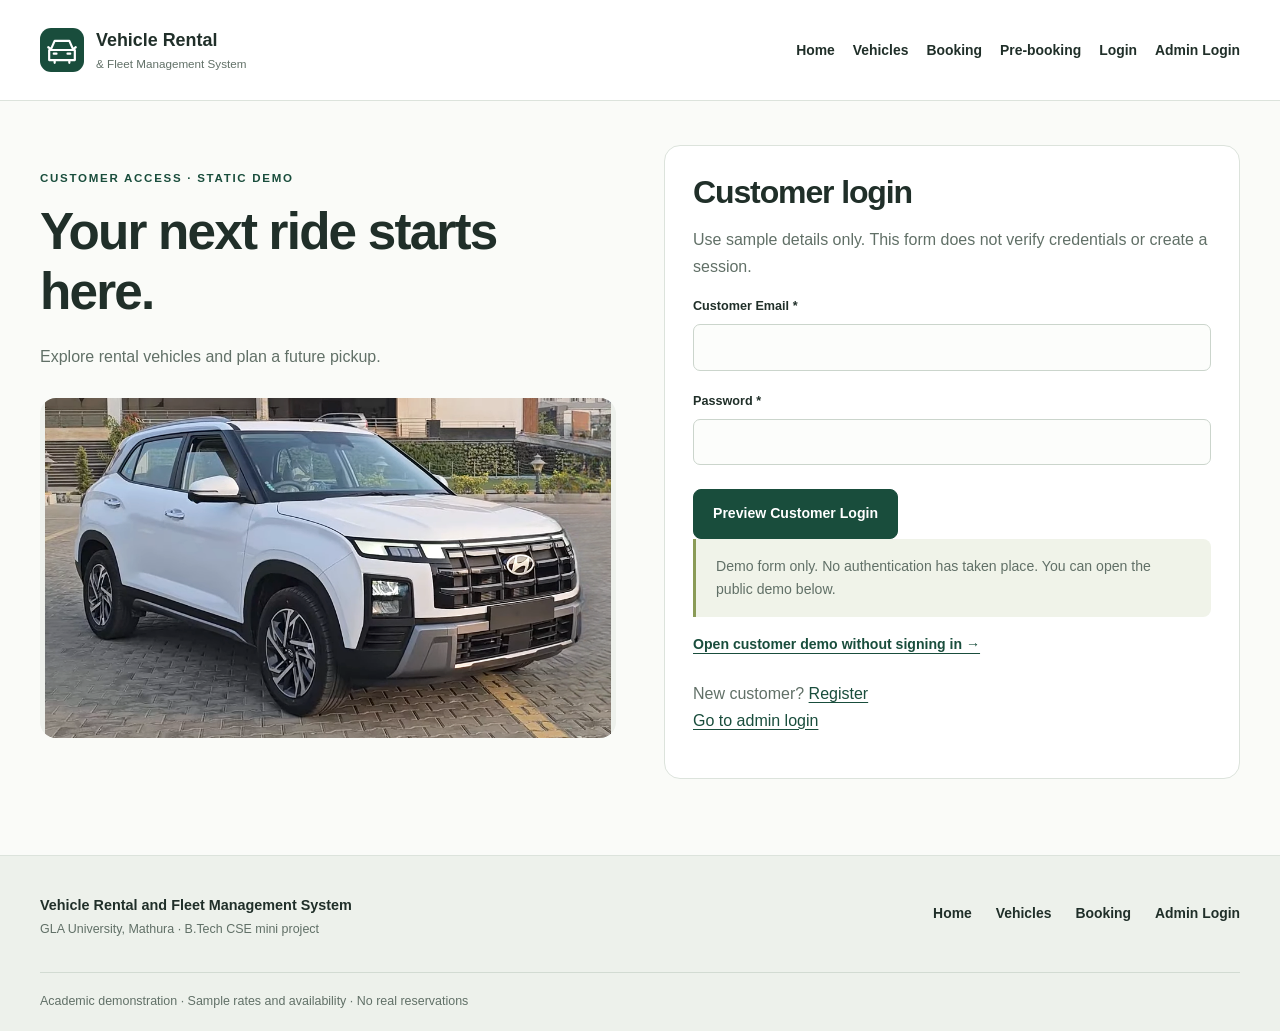
<file: customer-login.html>
<!DOCTYPE html>
<html lang="en">
    <head>
        <meta charset="UTF-8">
        <meta name="viewport" content="width=device-width, initial-scale=1.0">
        <meta name="description" content="Vehicle Rental and Fleet Management System. An HTML and CSS college mini project.">
        <title>Customer Login | Vehicle Rental and Fleet Management System</title>
        <link rel="stylesheet" href="css/style.css">
        <link rel="icon" href="images/rental-logo.svg" type="image/svg+xml">
    </head>
    <body>
        <a class="skip-link" href="#main">
            Skip to content
        </a>
        <header class="site-header">
            <div class="container header-inner">
                <a class="brand" href="index.html">
                    <img class="brand-logo" src="images/rental-logo.svg" alt="" width="48" height="48">
                    <span>
                        Vehicle Rental
                        <span class="brand-sub">
                            &amp;
                            Fleet Management System
                        </span>
                    </span>
                </a>
                <nav aria-label="Main navigation">
<a href="index.html">Home</a>
<a href="vehicles.html">Vehicles</a>
<a href="booking.html">Booking</a>
<a href="pre-booking.html">Pre-booking</a>
<a href="login.html">Login</a>
<a href="admin-login.html">Admin Login</a>
</nav>
            </div>
        </header>
        <main id="main">
<div class="container section">
<div class="auth-layout">
<section class="auth-intro">
<p class="eyebrow">CUSTOMER ACCESS · STATIC DEMO</p>
<h1>Your next ride starts here.</h1>
<p>Explore rental vehicles and plan a future pickup.</p>
<img src="images/creta.png" alt="Vehicle photograph" width="660" height="400">
</section>
<section class="panel">
<h2>Customer login</h2>
<p>Use sample details only. This form does not verify credentials or create a session.</p>
<form action="customer-login.html#demo-result" method="get" autocomplete="off">
<div class="auth-fields">
<div class="field">
<label for="login-email">Customer Email *</label>
<input id="login-email" type="email" required>
</div>
<div class="field">
<label for="login-password">Password *</label>
<input id="login-password" type="password" required minlength="8" autocomplete="off">
</div>
</div>
<button class="button" type="submit">Preview Customer Login</button>
</form>
<p class="notice" id="demo-result">Demo form only. No authentication has taken place. You can open the public demo below.</p>
<a class="text-link" href="vehicles.html">Open customer demo without signing in →</a>
<p class="auth-links">New customer? <a href="register.html">Register</a>
<br>
<a href="admin-login.html">Go to admin login</a>
</p>
</section>
</div>
</div>
</main>
        <footer>
            <div class="container footer-grid">
                <div>
                    <strong>
                        Vehicle Rental and Fleet Management System
                    </strong>
                    <p>
                        GLA University, Mathura · B.Tech CSE mini project
                    </p>
                </div>
                <nav aria-label="Footer navigation">
                    <a href="index.html">
                        Home
                    </a>
                    <a href="vehicles.html">
                        Vehicles
                    </a>
                    <a href="booking.html">
                        Booking
                    </a>
                    <a href="admin-login.html">Admin Login</a>
                </nav>
            </div>
            <div class="container footer-note">
                Academic demonstration · Sample rates and availability · No real reservations
            </div>
        </footer>
    </body>
</html>
</file>
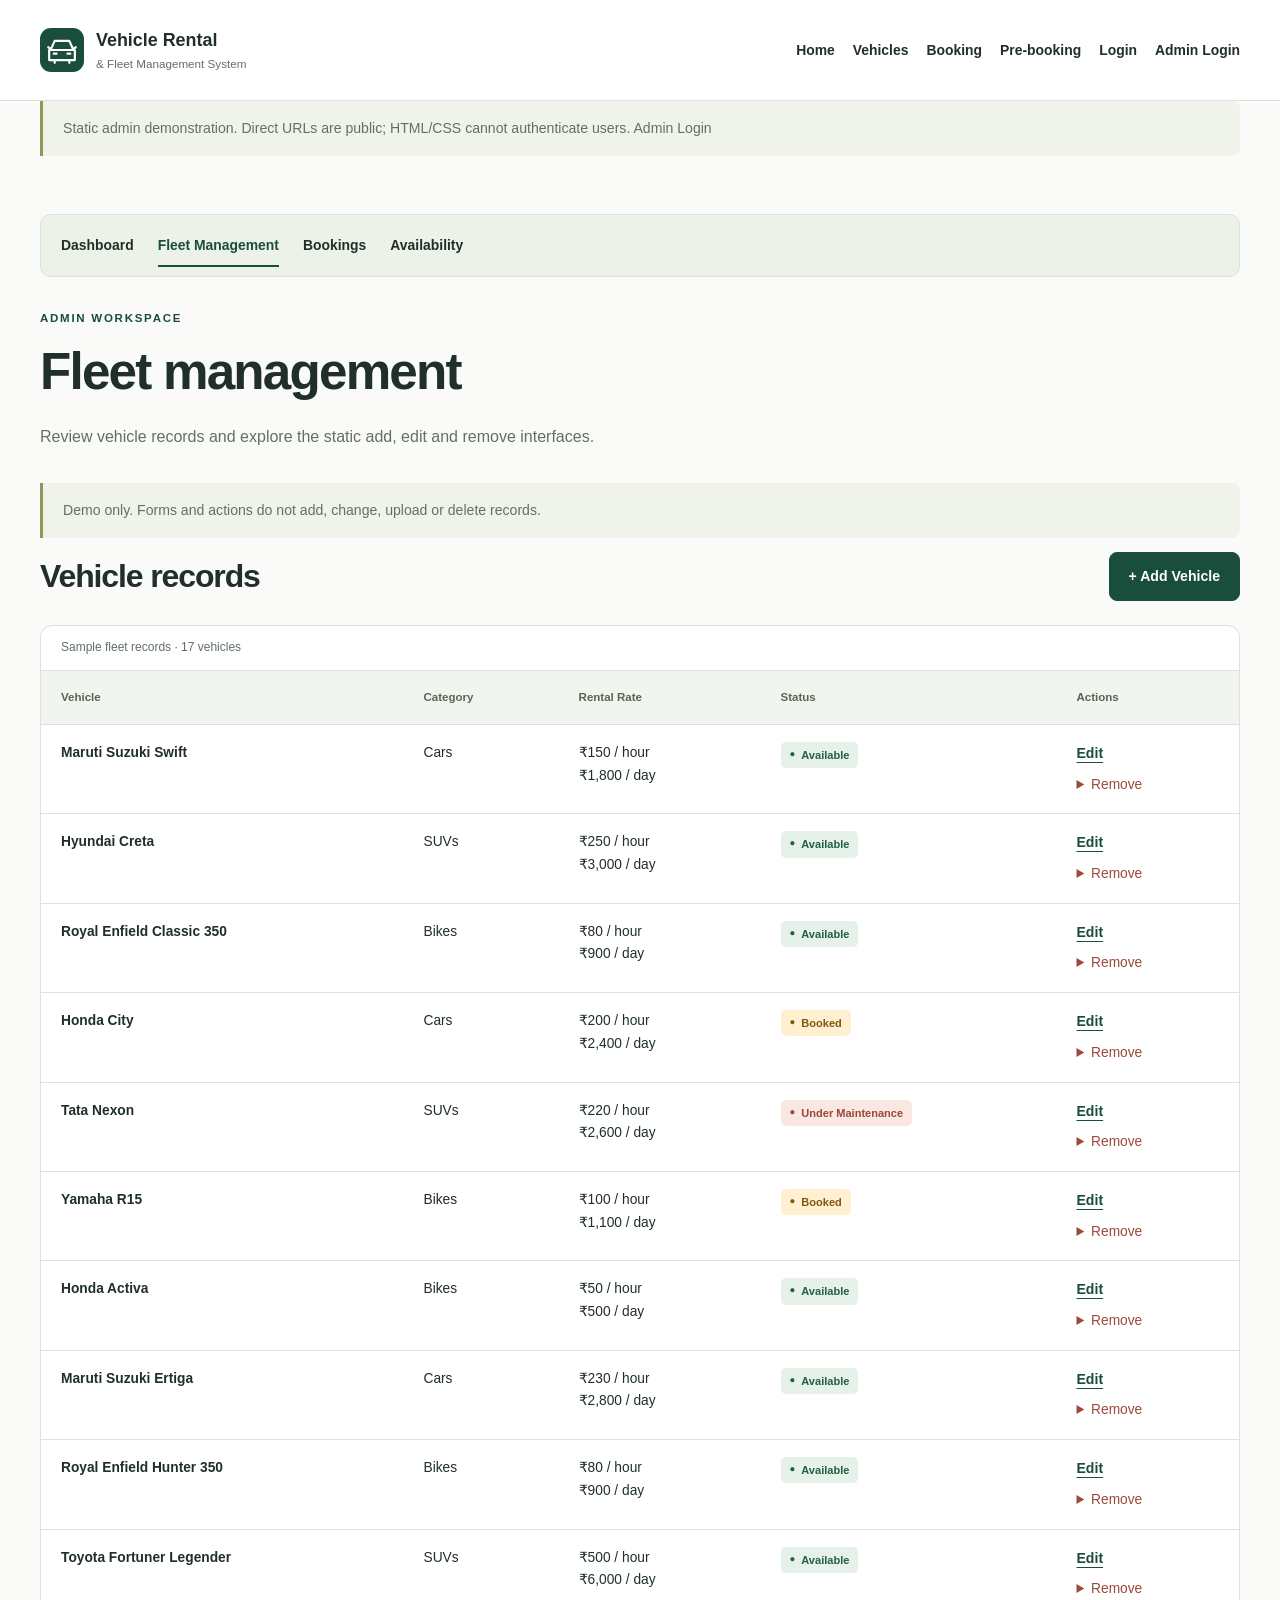
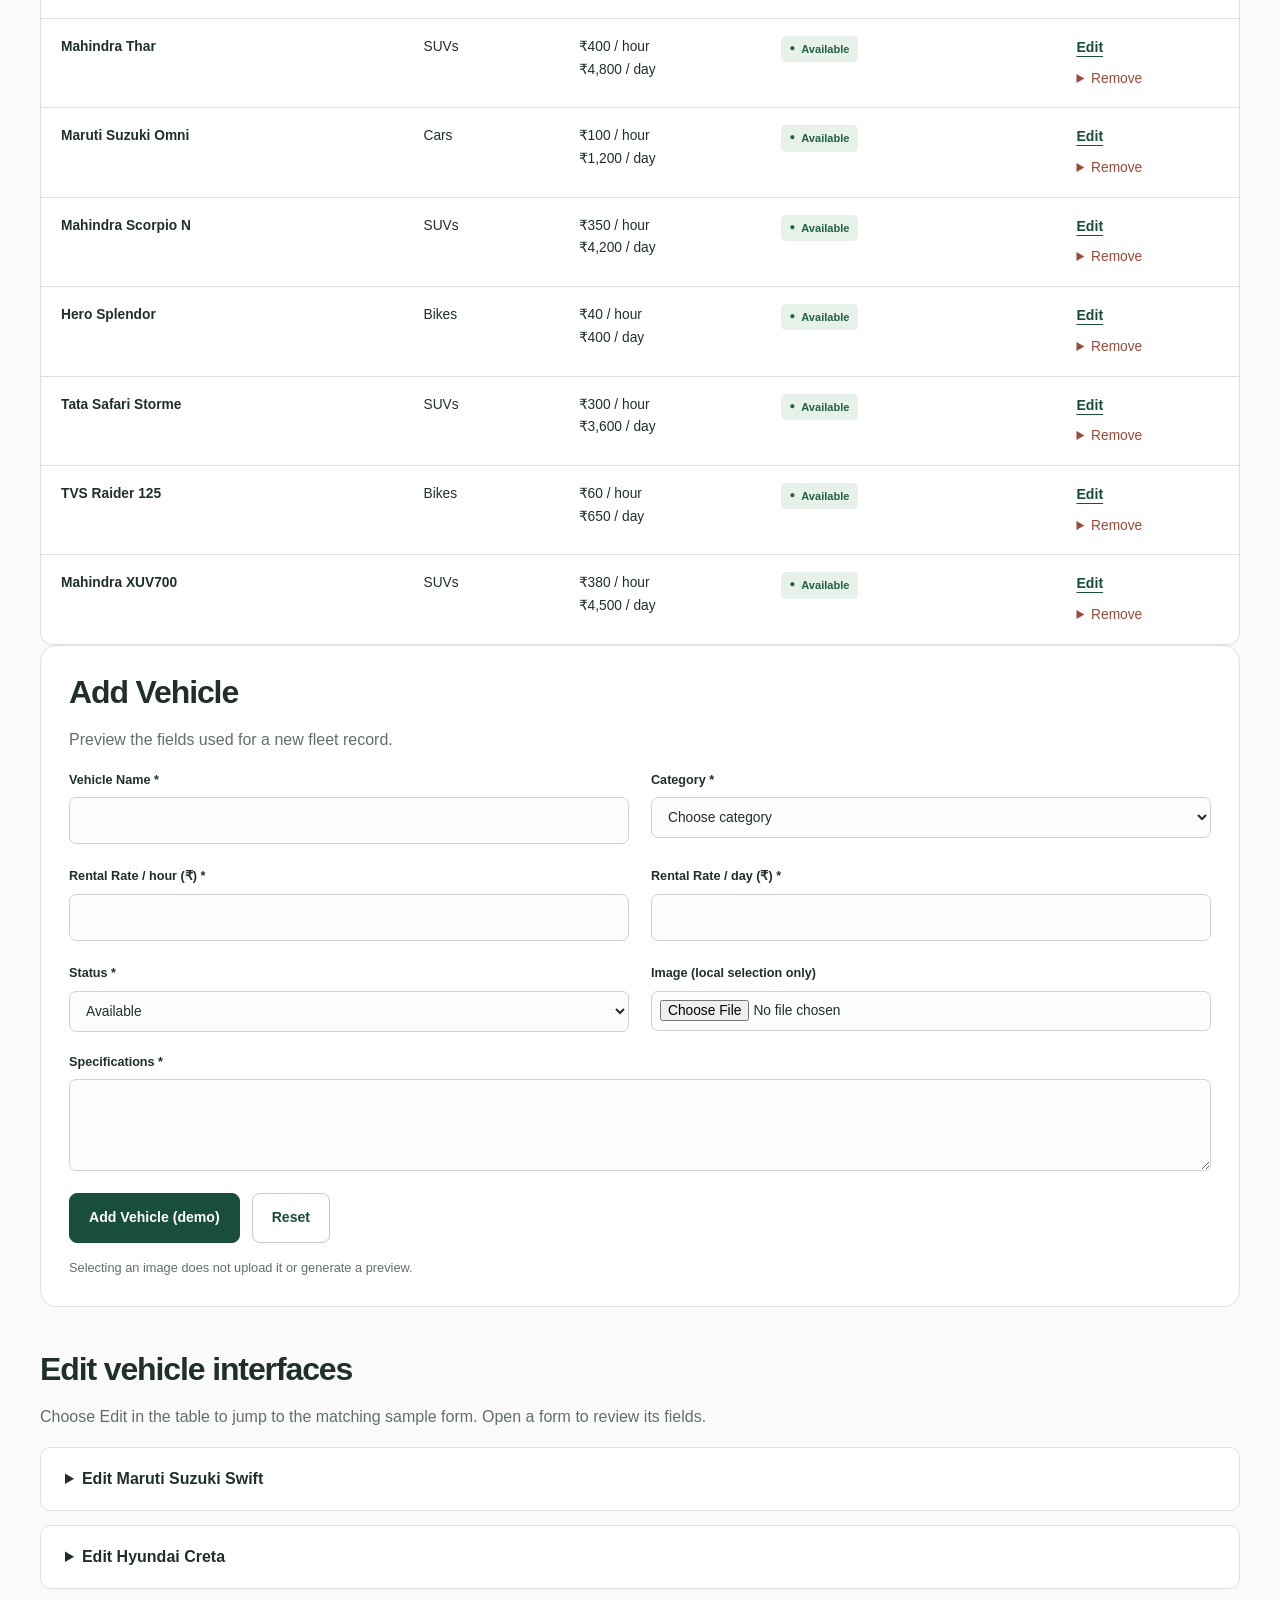
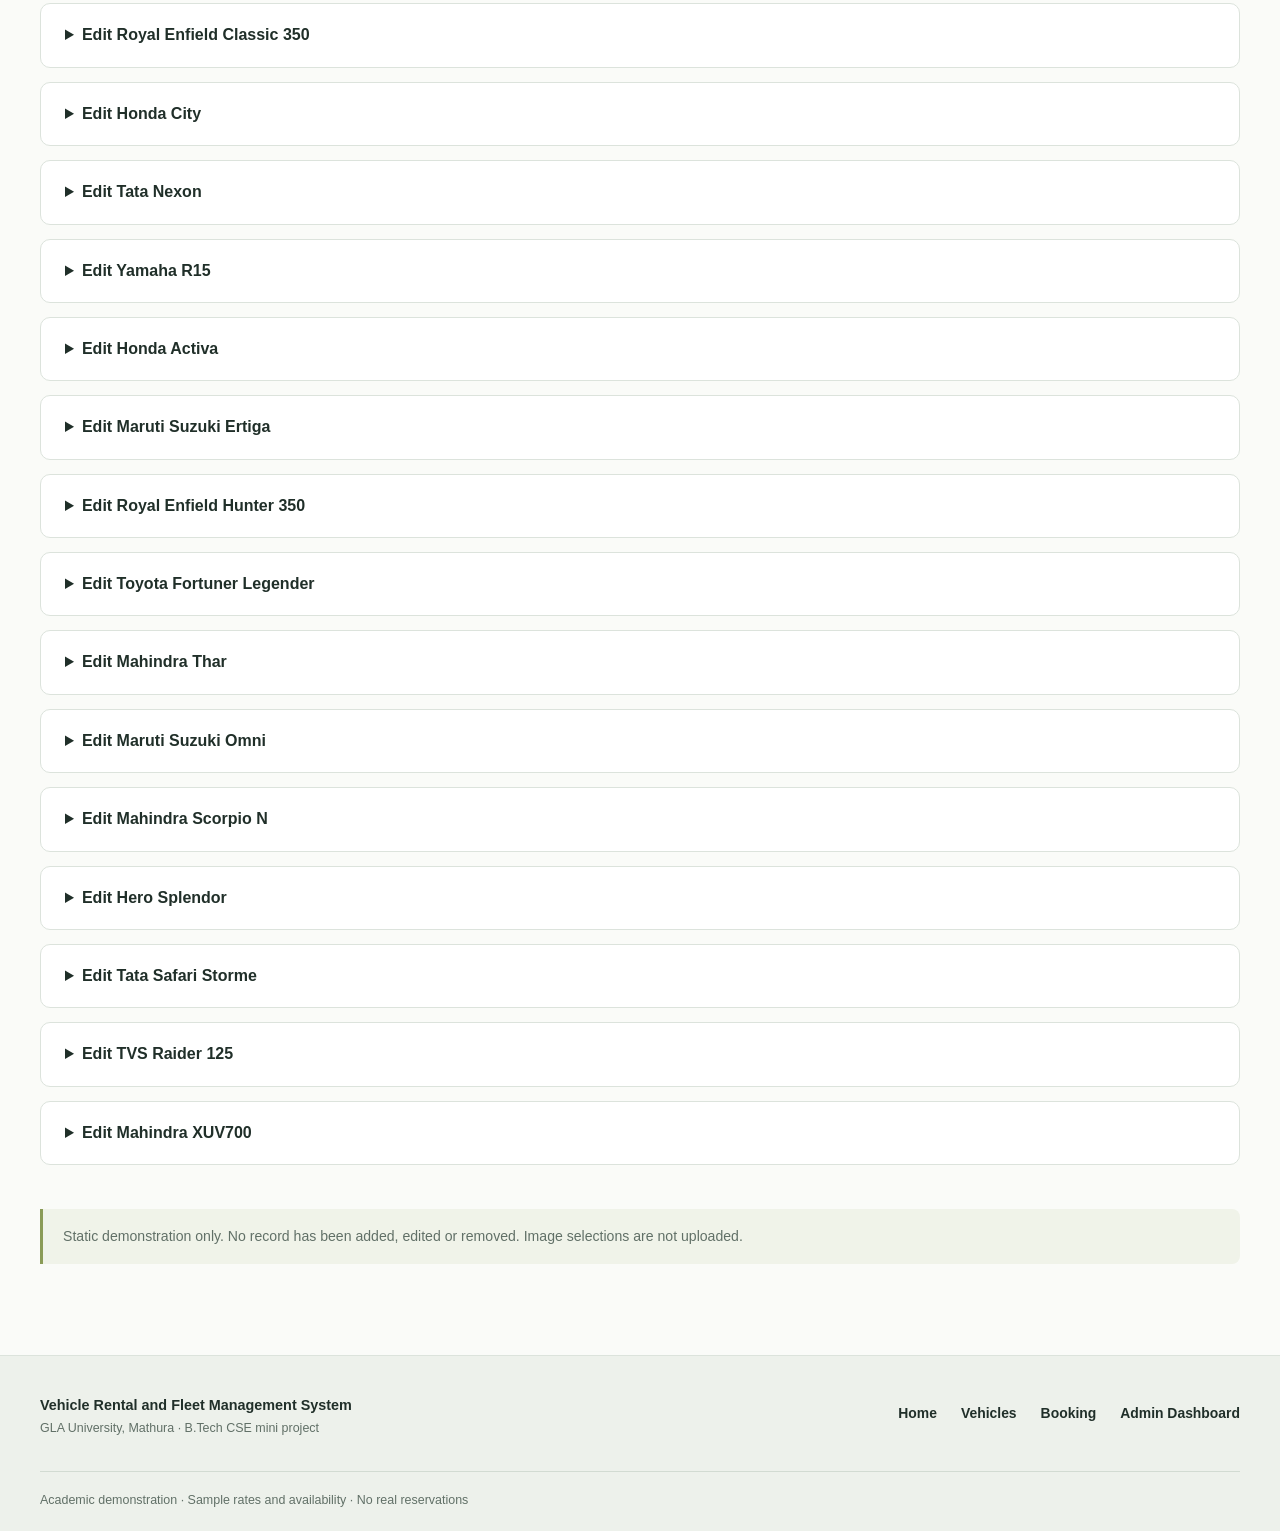
<file: fleet-management.html>
<!DOCTYPE html>
<html lang="en">
    <head>
        <meta charset="UTF-8">
        <meta name="viewport" content="width=device-width, initial-scale=1.0">
        <meta name="description" content="Vehicle Rental and Fleet Management System. An HTML and CSS college mini project.">
        <title>
            Fleet Management | Vehicle Rental and Fleet Management System
        </title>
        <link rel="stylesheet" href="css/style.css">
        <link rel="icon" href="images/rental-logo.svg" type="image/svg+xml">
    </head>
    <body>
        <a class="skip-link" href="#main">
            Skip to content
        </a>
        <header class="site-header">
            <div class="container header-inner">
                <a class="brand" href="index.html">
                    <img class="brand-logo" src="images/rental-logo.svg" alt="" width="48" height="48">
                    <span>
                        Vehicle Rental
                        <span class="brand-sub">
                            &amp;
                            Fleet Management System
                        </span>
                    </span>
                </a>
                <nav aria-label="Main navigation">
<a href="index.html">Home</a>
<a href="vehicles.html">Vehicles</a>
<a href="booking.html">Booking</a>
<a href="pre-booking.html">Pre-booking</a>
<a href="login.html">Login</a>
<a href="admin-login.html">Admin Login</a>
</nav>
            </div>
        </header>
        <main id="main">
<div class="container">
<p class="notice">Static admin demonstration. Direct URLs are public; HTML/CSS cannot authenticate users. <a href="admin-login.html">Admin Login</a>
</p>
</div>
            <div class="container section">
                <nav class="admin-nav" aria-label="Admin navigation">
                    <a href="admin-dashboard.html">
                        Dashboard
                    </a>
                    <a href="fleet-management.html" aria-current="page">
                        Fleet Management
                    </a>
                    <a href="admin-dashboard.html#bookings">
                        Bookings
                    </a>
                    <a href="admin-dashboard.html#availability">
                        Availability
                    </a>
                </nav>
                <div class="page-heading">
                    <p class="eyebrow">
                        ADMIN WORKSPACE
                    </p>
                    <h1>
                        Fleet management
                    </h1>
                    <p>
                        Review vehicle records and explore the static add, edit and remove interfaces.
                    </p>
                </div>
                <p class="notice">
                    Demo only. Forms and actions do not add, change, upload or delete records.
                </p>
                <section>
                    <div class="section-heading">
                        <h2>
                            Vehicle records
                        </h2>
                        <a class="button" href="#add-vehicle">
                            + Add Vehicle
                        </a>
                    </div>
                    <div class="table-wrap" role="region" aria-label="Vehicle availability table" tabindex="0">
                        <table>
                            <caption>
                                Sample fleet records · 17 vehicles
                            </caption>
                            <thead>
                                <tr>
                                    <th scope="col">
                                        Vehicle
                                    </th>
                                    <th scope="col">
                                        Category
                                    </th>
                                    <th scope="col">
                                        Rental Rate
                                    </th>
                                    <th scope="col">
                                        Status
                                    </th>
                                    <th scope="col">
                                        Actions
                                    </th>
                                </tr>
                            </thead>
                            <tbody>
                                <tr>
                                    <th scope="row">
                                        <a href="vehicle-details.html#swift">
                                            Maruti Suzuki Swift
                                        </a>
                                    </th>
                                    <td>
                                        Cars
                                    </td>
                                    <td>
                                        ₹150 / hour
                                        <br>
                                        ₹1,800 / day
                                    </td>
                                    <td>
                                        <span class="badge available">
                                            Available
                                        </span>
                                    </td>
                                    <td>
                                        <a href="#edit-swift" class="text-link">
                                            Edit
                                        </a>
                                        <details class="remove-action">
                                            <summary>
                                                Remove
                                            </summary>
                                            <p>
                                                Demo only. Maruti Suzuki Swift will remain in the fleet.
                                            </p>
                                            <button type="button" disabled>
                                                Confirm removal (demo)
                                            </button>
                                        </details>
                                    </td>
                                </tr>
                                <tr>
                                    <th scope="row">
                                        <a href="vehicle-details.html#creta">
                                            Hyundai Creta
                                        </a>
                                    </th>
                                    <td>
                                        SUVs
                                    </td>
                                    <td>
                                        ₹250 / hour
                                        <br>
                                        ₹3,000 / day
                                    </td>
                                    <td>
                                        <span class="badge available">
                                            Available
                                        </span>
                                    </td>
                                    <td>
                                        <a href="#edit-creta" class="text-link">
                                            Edit
                                        </a>
                                        <details class="remove-action">
                                            <summary>
                                                Remove
                                            </summary>
                                            <p>
                                                Demo only. Hyundai Creta will remain in the fleet.
                                            </p>
                                            <button type="button" disabled>
                                                Confirm removal (demo)
                                            </button>
                                        </details>
                                    </td>
                                </tr>
                                <tr>
                                    <th scope="row">
                                        <a href="vehicle-details.html#classic">
                                            Royal Enfield Classic 350
                                        </a>
                                    </th>
                                    <td>
                                        Bikes
                                    </td>
                                    <td>
                                        ₹80 / hour
                                        <br>
                                        ₹900 / day
                                    </td>
                                    <td>
                                        <span class="badge available">
                                            Available
                                        </span>
                                    </td>
                                    <td>
                                        <a href="#edit-classic" class="text-link">
                                            Edit
                                        </a>
                                        <details class="remove-action">
                                            <summary>
                                                Remove
                                            </summary>
                                            <p>
                                                Demo only. Royal Enfield Classic 350 will remain in the fleet.
                                            </p>
                                            <button type="button" disabled>
                                                Confirm removal (demo)
                                            </button>
                                        </details>
                                    </td>
                                </tr>
                                <tr>
                                    <th scope="row">
                                        <a href="vehicle-details.html#city">
                                            Honda City
                                        </a>
                                    </th>
                                    <td>
                                        Cars
                                    </td>
                                    <td>
                                        ₹200 / hour
                                        <br>
                                        ₹2,400 / day
                                    </td>
                                    <td>
                                        <span class="badge booked">
                                            Booked
                                        </span>
                                    </td>
                                    <td>
                                        <a href="#edit-city" class="text-link">
                                            Edit
                                        </a>
                                        <details class="remove-action">
                                            <summary>
                                                Remove
                                            </summary>
                                            <p>
                                                Demo only. Honda City will remain in the fleet.
                                            </p>
                                            <button type="button" disabled>
                                                Confirm removal (demo)
                                            </button>
                                        </details>
                                    </td>
                                </tr>
                                <tr>
                                    <th scope="row">
                                        <a href="vehicle-details.html#nexon">
                                            Tata Nexon
                                        </a>
                                    </th>
                                    <td>
                                        SUVs
                                    </td>
                                    <td>
                                        ₹220 / hour
                                        <br>
                                        ₹2,600 / day
                                    </td>
                                    <td>
                                        <span class="badge maintenance">
                                            Under Maintenance
                                        </span>
                                    </td>
                                    <td>
                                        <a href="#edit-nexon" class="text-link">
                                            Edit
                                        </a>
                                        <details class="remove-action">
                                            <summary>
                                                Remove
                                            </summary>
                                            <p>
                                                Demo only. Tata Nexon will remain in the fleet.
                                            </p>
                                            <button type="button" disabled>
                                                Confirm removal (demo)
                                            </button>
                                        </details>
                                    </td>
                                </tr>
                                <tr>
                                    <th scope="row">
                                        <a href="vehicle-details.html#r15">
                                            Yamaha R15
                                        </a>
                                    </th>
                                    <td>
                                        Bikes
                                    </td>
                                    <td>
                                        ₹100 / hour
                                        <br>
                                        ₹1,100 / day
                                    </td>
                                    <td>
                                        <span class="badge booked">
                                            Booked
                                        </span>
                                    </td>
                                    <td>
                                        <a href="#edit-r15" class="text-link">
                                            Edit
                                        </a>
                                        <details class="remove-action">
                                            <summary>
                                                Remove
                                            </summary>
                                            <p>
                                                Demo only. Yamaha R15 will remain in the fleet.
                                            </p>
                                            <button type="button" disabled>
                                                Confirm removal (demo)
                                            </button>
                                        </details>
                                    </td>
                                </tr>
                                <tr>
                                    <th scope="row">
                                        <a href="vehicle-details.html#activa">
                                            Honda Activa
                                        </a>
                                    </th>
                                    <td>
                                        Bikes
                                    </td>
                                    <td>
                                        ₹50 / hour
                                        <br>
                                        ₹500 / day
                                    </td>
                                    <td>
                                        <span class="badge available">
                                            Available
                                        </span>
                                    </td>
                                    <td>
                                        <a href="#edit-activa" class="text-link">
                                            Edit
                                        </a>
                                        <details class="remove-action">
                                            <summary>
                                                Remove
                                            </summary>
                                            <p>
                                                Demo only. Honda Activa will remain in the fleet.
                                            </p>
                                            <button type="button" disabled>
                                                Confirm removal (demo)
                                            </button>
                                        </details>
                                    </td>
                                </tr>
                                <tr>
                                    <th scope="row">
                                        <a href="vehicle-details.html#ertiga">
                                            Maruti Suzuki Ertiga
                                        </a>
                                    </th>
                                    <td>
                                        Cars
                                    </td>
                                    <td>
                                        ₹230 / hour
                                        <br>
                                        ₹2,800 / day
                                    </td>
                                    <td>
                                        <span class="badge available">
                                            Available
                                        </span>
                                    </td>
                                    <td>
                                        <a href="#edit-ertiga" class="text-link">
                                            Edit
                                        </a>
                                        <details class="remove-action">
                                            <summary>
                                                Remove
                                            </summary>
                                            <p>
                                                Demo only. Maruti Suzuki Ertiga will remain in the fleet.
                                            </p>
                                            <button type="button" disabled>
                                                Confirm removal (demo)
                                            </button>
                                        </details>
                                    </td>
                                </tr>
                                <tr>
                                    <th scope="row">
                                        <a href="vehicle-details.html#hunter">
                                            Royal Enfield Hunter 350
                                        </a>
                                    </th>
                                    <td>
                                        Bikes
                                    </td>
                                    <td>
                                        ₹80 / hour
                                        <br>
                                        ₹900 / day
                                    </td>
                                    <td>
                                        <span class="badge available">
                                            Available
                                        </span>
                                    </td>
                                    <td>
                                        <a href="#edit-hunter" class="text-link">
                                            Edit
                                        </a>
                                        <details class="remove-action">
                                            <summary>
                                                Remove
                                            </summary>
                                            <p>
                                                Demo only. Royal Enfield Hunter 350 will remain in the fleet.
                                            </p>
                                            <button type="button" disabled>
                                                Confirm removal (demo)
                                            </button>
                                        </details>
                                    </td>
                                </tr>
                                <tr>
                                    <th scope="row">
                                        <a href="vehicle-details.html#fortuner">
                                            Toyota Fortuner Legender
                                        </a>
                                    </th>
                                    <td>
                                        SUVs
                                    </td>
                                    <td>
                                        ₹500 / hour
                                        <br>
                                        ₹6,000 / day
                                    </td>
                                    <td>
                                        <span class="badge available">
                                            Available
                                        </span>
                                    </td>
                                    <td>
                                        <a href="#edit-fortuner" class="text-link">
                                            Edit
                                        </a>
                                        <details class="remove-action">
                                            <summary>
                                                Remove
                                            </summary>
                                            <p>
                                                Demo only. Toyota Fortuner Legender will remain in the fleet.
                                            </p>
                                            <button type="button" disabled>
                                                Confirm removal (demo)
                                            </button>
                                        </details>
                                    </td>
                                </tr>
                                <tr>
                                    <th scope="row">
                                        <a href="vehicle-details.html#thar">
                                            Mahindra Thar
                                        </a>
                                    </th>
                                    <td>
                                        SUVs
                                    </td>
                                    <td>
                                        ₹400 / hour
                                        <br>
                                        ₹4,800 / day
                                    </td>
                                    <td>
                                        <span class="badge available">
                                            Available
                                        </span>
                                    </td>
                                    <td>
                                        <a href="#edit-thar" class="text-link">
                                            Edit
                                        </a>
                                        <details class="remove-action">
                                            <summary>
                                                Remove
                                            </summary>
                                            <p>
                                                Demo only. Mahindra Thar will remain in the fleet.
                                            </p>
                                            <button type="button" disabled>
                                                Confirm removal (demo)
                                            </button>
                                        </details>
                                    </td>
                                </tr>
                                <tr>
                                    <th scope="row">
                                        <a href="vehicle-details.html#omni">
                                            Maruti Suzuki Omni
                                        </a>
                                    </th>
                                    <td>
                                        Cars
                                    </td>
                                    <td>
                                        ₹100 / hour
                                        <br>
                                        ₹1,200 / day
                                    </td>
                                    <td>
                                        <span class="badge available">
                                            Available
                                        </span>
                                    </td>
                                    <td>
                                        <a href="#edit-omni" class="text-link">
                                            Edit
                                        </a>
                                        <details class="remove-action">
                                            <summary>
                                                Remove
                                            </summary>
                                            <p>
                                                Demo only. Maruti Suzuki Omni will remain in the fleet.
                                            </p>
                                            <button type="button" disabled>
                                                Confirm removal (demo)
                                            </button>
                                        </details>
                                    </td>
                                </tr>
                                <tr>
                                    <th scope="row">
                                        <a href="vehicle-details.html#scorpio">
                                            Mahindra Scorpio N
                                        </a>
                                    </th>
                                    <td>
                                        SUVs
                                    </td>
                                    <td>
                                        ₹350 / hour
                                        <br>
                                        ₹4,200 / day
                                    </td>
                                    <td>
                                        <span class="badge available">
                                            Available
                                        </span>
                                    </td>
                                    <td>
                                        <a href="#edit-scorpio" class="text-link">
                                            Edit
                                        </a>
                                        <details class="remove-action">
                                            <summary>
                                                Remove
                                            </summary>
                                            <p>
                                                Demo only. Mahindra Scorpio N will remain in the fleet.
                                            </p>
                                            <button type="button" disabled>
                                                Confirm removal (demo)
                                            </button>
                                        </details>
                                    </td>
                                </tr>
                                <tr>
                                    <th scope="row">
                                        <a href="vehicle-details.html#splendor">
                                            Hero Splendor
                                        </a>
                                    </th>
                                    <td>
                                        Bikes
                                    </td>
                                    <td>
                                        ₹40 / hour
                                        <br>
                                        ₹400 / day
                                    </td>
                                    <td>
                                        <span class="badge available">
                                            Available
                                        </span>
                                    </td>
                                    <td>
                                        <a href="#edit-splendor" class="text-link">
                                            Edit
                                        </a>
                                        <details class="remove-action">
                                            <summary>
                                                Remove
                                            </summary>
                                            <p>
                                                Demo only. Hero Splendor will remain in the fleet.
                                            </p>
                                            <button type="button" disabled>
                                                Confirm removal (demo)
                                            </button>
                                        </details>
                                    </td>
                                </tr>
                                <tr>
                                    <th scope="row">
                                        <a href="vehicle-details.html#safari">
                                            Tata Safari Storme
                                        </a>
                                    </th>
                                    <td>
                                        SUVs
                                    </td>
                                    <td>
                                        ₹300 / hour
                                        <br>
                                        ₹3,600 / day
                                    </td>
                                    <td>
                                        <span class="badge available">
                                            Available
                                        </span>
                                    </td>
                                    <td>
                                        <a href="#edit-safari" class="text-link">
                                            Edit
                                        </a>
                                        <details class="remove-action">
                                            <summary>
                                                Remove
                                            </summary>
                                            <p>
                                                Demo only. Tata Safari Storme will remain in the fleet.
                                            </p>
                                            <button type="button" disabled>
                                                Confirm removal (demo)
                                            </button>
                                        </details>
                                    </td>
                                </tr>
                                <tr>
                                    <th scope="row">
                                        <a href="vehicle-details.html#raider">
                                            TVS Raider 125
                                        </a>
                                    </th>
                                    <td>
                                        Bikes
                                    </td>
                                    <td>
                                        ₹60 / hour
                                        <br>
                                        ₹650 / day
                                    </td>
                                    <td>
                                        <span class="badge available">
                                            Available
                                        </span>
                                    </td>
                                    <td>
                                        <a href="#edit-raider" class="text-link">
                                            Edit
                                        </a>
                                        <details class="remove-action">
                                            <summary>
                                                Remove
                                            </summary>
                                            <p>
                                                Demo only. TVS Raider 125 will remain in the fleet.
                                            </p>
                                            <button type="button" disabled>
                                                Confirm removal (demo)
                                            </button>
                                        </details>
                                    </td>
                                </tr>
                                <tr>
                                    <th scope="row">
                                        <a href="vehicle-details.html#xuv700">
                                            Mahindra XUV700
                                        </a>
                                    </th>
                                    <td>
                                        SUVs
                                    </td>
                                    <td>
                                        ₹380 / hour
                                        <br>
                                        ₹4,500 / day
                                    </td>
                                    <td>
                                        <span class="badge available">
                                            Available
                                        </span>
                                    </td>
                                    <td>
                                        <a href="#edit-xuv700" class="text-link">
                                            Edit
                                        </a>
                                        <details class="remove-action">
                                            <summary>
                                                Remove
                                            </summary>
                                            <p>
                                                Demo only. Mahindra XUV700 will remain in the fleet.
                                            </p>
                                            <button type="button" disabled>
                                                Confirm removal (demo)
                                            </button>
                                        </details>
                                    </td>
                                </tr>
                            </tbody>
                        </table>
                    </div>
                </section>
                <section id="add-vehicle" class="panel section">
                    <h2>
                        Add Vehicle
                    </h2>
                    <p>
                        Preview the fields used for a new fleet record.
                    </p>
                    <form action="fleet-management.html#fleet-notice" method="get">
                        <div class="form-grid">
                            <div class="field">
                                <label for="add-name">
                                    Vehicle Name *
                                </label>
                                <input id="add-name" type="text" required>
                            </div>
                            <div class="field">
                                <label for="add-category">
                                    Category *
                                </label>
                                <select id="add-category" required>
                                    <option value="">
                                        Choose category
                                    </option>
                                    <option>
                                        Cars
                                    </option>
                                    <option>
                                        Bikes
                                    </option>
                                    <option>
                                        SUVs
                                    </option>
                                </select>
                            </div>
                            <div class="field">
                                <label for="add-hour">
                                    Rental Rate / hour (₹) *
                                </label>
                                <input id="add-hour" type="number" min="1" step="1" required>
                            </div>
                            <div class="field">
                                <label for="add-day">
                                    Rental Rate / day (₹) *
                                </label>
                                <input id="add-day" type="number" min="1" step="1" required>
                            </div>
                            <div class="field">
                                <label for="add-status">
                                    Status *
                                </label>
                                <select id="add-status" required>
                                    <option>
                                        Available
                                    </option>
                                    <option>
                                        Booked
                                    </option>
                                    <option>
                                        Under Maintenance
                                    </option>
                                </select>
                            </div>
                            <div class="field">
                                <label for="add-image">
                                    Image (local selection only)
                                </label>
                                <input id="add-image" type="file" accept="image/*">
                            </div>
                        </div>
                        <div class="field">
                            <label for="add-specs">
                                Specifications *
                            </label>
                            <textarea id="add-specs" required rows="3" placeholder="Transmission, fuel type, seating and features">
                            </textarea>
                        </div>
                        <div class="actions">
                            <button type="submit" class="button">
                                Add Vehicle (demo)
                            </button>
                            <button class="button secondary" type="reset">
                                Reset
                            </button>
                        </div>
                        <p class="caption">
                            Selecting an image does not upload it or generate a preview.
                        </p>
                    </form>
                </section>
                <section class="section">
                    <h2>
                        Edit vehicle interfaces
                    </h2>
                    <p>
                        Choose Edit in the table to jump to the matching sample form. Open a form to review its fields.
                    </p>
                    <details class="edit-panel" id="edit-swift">
                        <summary>
                            Edit Maruti Suzuki Swift
                        </summary>
                        <form action="fleet-management.html#fleet-notice" method="get">
                            <div class="form-grid">
                                <div class="field">
                                    <label for="edit-name-swift">
                                        Vehicle Name *
                                    </label>
                                    <input id="edit-name-swift" type="text" required value="Maruti Suzuki Swift">
                                </div>
                                <div class="field">
                                    <label for="edit-cat-swift">
                                        Category *
                                    </label>
                                    <select id="edit-cat-swift" required>
                                        <option selected>
                                            Cars
                                        </option>
                                        <option>
                                            Bikes
                                        </option>
                                        <option>
                                            SUVs
                                        </option>
                                    </select>
                                </div>
                                <div class="field">
                                    <label for="edit-hour-swift">
                                        Rental Rate / hour (₹) *
                                    </label>
                                    <input id="edit-hour-swift" type="number" required min="1" value="150">
                                </div>
                                <div class="field">
                                    <label for="edit-day-swift">
                                        Rental Rate / day (₹) *
                                    </label>
                                    <input id="edit-day-swift" type="number" required min="1" value="1800">
                                </div>
                                <div class="field">
                                    <label for="edit-status-swift">
                                        Status *
                                    </label>
                                    <select id="edit-status-swift" required>
                                        <option selected>
                                            Available
                                        </option>
                                        <option>
                                            Booked
                                        </option>
                                        <option>
                                            Under Maintenance
                                        </option>
                                    </select>
                                </div>
                                <div class="field">
                                    <label for="edit-image-swift">
                                        Replacement image (local only)
                                    </label>
                                    <input id="edit-image-swift" type="file" accept="image/*">
                                </div>
                            </div>
                            <div class="field">
                                <label for="spec-swift">
                                    Specifications *
                                </label>
                                <textarea id="spec-swift" rows="2" required>
                                    Manual, Petrol, 5 seats
                                </textarea>
                            </div>
                            <button class="button" type="submit">
                                Save Changes (demo)
                            </button>
                        </form>
                    </details>
                    <details class="edit-panel" id="edit-creta">
                        <summary>
                            Edit Hyundai Creta
                        </summary>
                        <form action="fleet-management.html#fleet-notice" method="get">
                            <div class="form-grid">
                                <div class="field">
                                    <label for="edit-name-creta">
                                        Vehicle Name *
                                    </label>
                                    <input id="edit-name-creta" type="text" required value="Hyundai Creta">
                                </div>
                                <div class="field">
                                    <label for="edit-cat-creta">
                                        Category *
                                    </label>
                                    <select id="edit-cat-creta" required>
                                        <option>
                                            Cars
                                        </option>
                                        <option>
                                            Bikes
                                        </option>
                                        <option selected>
                                            SUVs
                                        </option>
                                    </select>
                                </div>
                                <div class="field">
                                    <label for="edit-hour-creta">
                                        Rental Rate / hour (₹) *
                                    </label>
                                    <input id="edit-hour-creta" type="number" required min="1" value="250">
                                </div>
                                <div class="field">
                                    <label for="edit-day-creta">
                                        Rental Rate / day (₹) *
                                    </label>
                                    <input id="edit-day-creta" type="number" required min="1" value="3000">
                                </div>
                                <div class="field">
                                    <label for="edit-status-creta">
                                        Status *
                                    </label>
                                    <select id="edit-status-creta" required>
                                        <option selected>
                                            Available
                                        </option>
                                        <option>
                                            Booked
                                        </option>
                                        <option>
                                            Under Maintenance
                                        </option>
                                    </select>
                                </div>
                                <div class="field">
                                    <label for="edit-image-creta">
                                        Replacement image (local only)
                                    </label>
                                    <input id="edit-image-creta" type="file" accept="image/*">
                                </div>
                            </div>
                            <div class="field">
                                <label for="spec-creta">
                                    Specifications *
                                </label>
                                <textarea id="spec-creta" rows="2" required>
                                    Automatic, Petrol, 5 seats
                                </textarea>
                            </div>
                            <button class="button" type="submit">
                                Save Changes (demo)
                            </button>
                        </form>
                    </details>
                    <details class="edit-panel" id="edit-classic">
                        <summary>
                            Edit Royal Enfield Classic 350
                        </summary>
                        <form action="fleet-management.html#fleet-notice" method="get">
                            <div class="form-grid">
                                <div class="field">
                                    <label for="edit-name-classic">
                                        Vehicle Name *
                                    </label>
                                    <input id="edit-name-classic" type="text" required value="Royal Enfield Classic 350">
                                </div>
                                <div class="field">
                                    <label for="edit-cat-classic">
                                        Category *
                                    </label>
                                    <select id="edit-cat-classic" required>
                                        <option>
                                            Cars
                                        </option>
                                        <option selected>
                                            Bikes
                                        </option>
                                        <option>
                                            SUVs
                                        </option>
                                    </select>
                                </div>
                                <div class="field">
                                    <label for="edit-hour-classic">
                                        Rental Rate / hour (₹) *
                                    </label>
                                    <input id="edit-hour-classic" type="number" required min="1" value="80">
                                </div>
                                <div class="field">
                                    <label for="edit-day-classic">
                                        Rental Rate / day (₹) *
                                    </label>
                                    <input id="edit-day-classic" type="number" required min="1" value="900">
                                </div>
                                <div class="field">
                                    <label for="edit-status-classic">
                                        Status *
                                    </label>
                                    <select id="edit-status-classic" required>
                                        <option selected>
                                            Available
                                        </option>
                                        <option>
                                            Booked
                                        </option>
                                        <option>
                                            Under Maintenance
                                        </option>
                                    </select>
                                </div>
                                <div class="field">
                                    <label for="edit-image-classic">
                                        Replacement image (local only)
                                    </label>
                                    <input id="edit-image-classic" type="file" accept="image/*">
                                </div>
                            </div>
                            <div class="field">
                                <label for="spec-classic">
                                    Specifications *
                                </label>
                                <textarea id="spec-classic" rows="2" required>
                                    Manual, Petrol, 2 seats
                                </textarea>
                            </div>
                            <button class="button" type="submit">
                                Save Changes (demo)
                            </button>
                        </form>
                    </details>
                    <details class="edit-panel" id="edit-city">
                        <summary>
                            Edit Honda City
                        </summary>
                        <form action="fleet-management.html#fleet-notice" method="get">
                            <div class="form-grid">
                                <div class="field">
                                    <label for="edit-name-city">
                                        Vehicle Name *
                                    </label>
                                    <input id="edit-name-city" type="text" required value="Honda City">
                                </div>
                                <div class="field">
                                    <label for="edit-cat-city">
                                        Category *
                                    </label>
                                    <select id="edit-cat-city" required>
                                        <option selected>
                                            Cars
                                        </option>
                                        <option>
                                            Bikes
                                        </option>
                                        <option>
                                            SUVs
                                        </option>
                                    </select>
                                </div>
                                <div class="field">
                                    <label for="edit-hour-city">
                                        Rental Rate / hour (₹) *
                                    </label>
                                    <input id="edit-hour-city" type="number" required min="1" value="200">
                                </div>
                                <div class="field">
                                    <label for="edit-day-city">
                                        Rental Rate / day (₹) *
                                    </label>
                                    <input id="edit-day-city" type="number" required min="1" value="2400">
                                </div>
                                <div class="field">
                                    <label for="edit-status-city">
                                        Status *
                                    </label>
                                    <select id="edit-status-city" required>
                                        <option>
                                            Available
                                        </option>
                                        <option selected>
                                            Booked
                                        </option>
                                        <option>
                                            Under Maintenance
                                        </option>
                                    </select>
                                </div>
                                <div class="field">
                                    <label for="edit-image-city">
                                        Replacement image (local only)
                                    </label>
                                    <input id="edit-image-city" type="file" accept="image/*">
                                </div>
                            </div>
                            <div class="field">
                                <label for="spec-city">
                                    Specifications *
                                </label>
                                <textarea id="spec-city" rows="2" required>
                                    Manual, Petrol, 5 seats
                                </textarea>
                            </div>
                            <button class="button" type="submit">
                                Save Changes (demo)
                            </button>
                        </form>
                    </details>
                    <details class="edit-panel" id="edit-nexon">
                        <summary>
                            Edit Tata Nexon
                        </summary>
                        <form action="fleet-management.html#fleet-notice" method="get">
                            <div class="form-grid">
                                <div class="field">
                                    <label for="edit-name-nexon">
                                        Vehicle Name *
                                    </label>
                                    <input id="edit-name-nexon" type="text" required value="Tata Nexon">
                                </div>
                                <div class="field">
                                    <label for="edit-cat-nexon">
                                        Category *
                                    </label>
                                    <select id="edit-cat-nexon" required>
                                        <option>
                                            Cars
                                        </option>
                                        <option>
                                            Bikes
                                        </option>
                                        <option selected>
                                            SUVs
                                        </option>
                                    </select>
                                </div>
                                <div class="field">
                                    <label for="edit-hour-nexon">
                                        Rental Rate / hour (₹) *
                                    </label>
                                    <input id="edit-hour-nexon" type="number" required min="1" value="220">
                                </div>
                                <div class="field">
                                    <label for="edit-day-nexon">
                                        Rental Rate / day (₹) *
                                    </label>
                                    <input id="edit-day-nexon" type="number" required min="1" value="2600">
                                </div>
                                <div class="field">
                                    <label for="edit-status-nexon">
                                        Status *
                                    </label>
                                    <select id="edit-status-nexon" required>
                                        <option>
                                            Available
                                        </option>
                                        <option>
                                            Booked
                                        </option>
                                        <option selected>
                                            Under Maintenance
                                        </option>
                                    </select>
                                </div>
                                <div class="field">
                                    <label for="edit-image-nexon">
                                        Replacement image (local only)
                                    </label>
                                    <input id="edit-image-nexon" type="file" accept="image/*">
                                </div>
                            </div>
                            <div class="field">
                                <label for="spec-nexon">
                                    Specifications *
                                </label>
                                <textarea id="spec-nexon" rows="2" required>
                                    Manual, Petrol, 5 seats
                                </textarea>
                            </div>
                            <button class="button" type="submit">
                                Save Changes (demo)
                            </button>
                        </form>
                    </details>
                    <details class="edit-panel" id="edit-r15">
                        <summary>
                            Edit Yamaha R15
                        </summary>
                        <form action="fleet-management.html#fleet-notice" method="get">
                            <div class="form-grid">
                                <div class="field">
                                    <label for="edit-name-r15">
                                        Vehicle Name *
                                    </label>
                                    <input id="edit-name-r15" type="text" required value="Yamaha R15">
                                </div>
                                <div class="field">
                                    <label for="edit-cat-r15">
                                        Category *
                                    </label>
                                    <select id="edit-cat-r15" required>
                                        <option>
                                            Cars
                                        </option>
                                        <option selected>
                                            Bikes
                                        </option>
                                        <option>
                                            SUVs
                                        </option>
                                    </select>
                                </div>
                                <div class="field">
                                    <label for="edit-hour-r15">
                                        Rental Rate / hour (₹) *
                                    </label>
                                    <input id="edit-hour-r15" type="number" required min="1" value="100">
                                </div>
                                <div class="field">
                                    <label for="edit-day-r15">
                                        Rental Rate / day (₹) *
                                    </label>
                                    <input id="edit-day-r15" type="number" required min="1" value="1100">
                                </div>
                                <div class="field">
                                    <label for="edit-status-r15">
                                        Status *
                                    </label>
                                    <select id="edit-status-r15" required>
                                        <option>
                                            Available
                                        </option>
                                        <option selected>
                                            Booked
                                        </option>
                                        <option>
                                            Under Maintenance
                                        </option>
                                    </select>
                                </div>
                                <div class="field">
                                    <label for="edit-image-r15">
                                        Replacement image (local only)
                                    </label>
                                    <input id="edit-image-r15" type="file" accept="image/*">
                                </div>
                            </div>
                            <div class="field">
                                <label for="spec-r15">
                                    Specifications *
                                </label>
                                <textarea id="spec-r15" rows="2" required>
                                    Manual, Petrol, 2 seats
                                </textarea>
                            </div>
                            <button class="button" type="submit">
                                Save Changes (demo)
                            </button>
                        </form>
                    </details>
                    <details class="edit-panel" id="edit-activa">
                        <summary>
                            Edit Honda Activa
                        </summary>
                        <form action="fleet-management.html#fleet-notice" method="get">
                            <div class="form-grid">
                                <div class="field">
                                    <label for="edit-name-activa">
                                        Vehicle Name *
                                    </label>
                                    <input id="edit-name-activa" type="text" required value="Honda Activa">
                                </div>
                                <div class="field">
                                    <label for="edit-cat-activa">
                                        Category *
                                    </label>
                                    <select id="edit-cat-activa" required>
                                        <option>
                                            Cars
                                        </option>
                                        <option selected>
                                            Bikes
                                        </option>
                                        <option>
                                            SUVs
                                        </option>
                                    </select>
                                </div>
                                <div class="field">
                                    <label for="edit-hour-activa">
                                        Rental Rate / hour (₹) *
                                    </label>
                                    <input id="edit-hour-activa" type="number" required min="1" value="50">
                                </div>
                                <div class="field">
                                    <label for="edit-day-activa">
                                        Rental Rate / day (₹) *
                                    </label>
                                    <input id="edit-day-activa" type="number" required min="1" value="500">
                                </div>
                                <div class="field">
                                    <label for="edit-status-activa">
                                        Status *
                                    </label>
                                    <select id="edit-status-activa" required>
                                        <option selected>
                                            Available
                                        </option>
                                        <option>
                                            Booked
                                        </option>
                                        <option>
                                            Under Maintenance
                                        </option>
                                    </select>
                                </div>
                                <div class="field">
                                    <label for="edit-image-activa">
                                        Replacement image (local only)
                                    </label>
                                    <input id="edit-image-activa" type="file" accept="image/*">
                                </div>
                            </div>
                            <div class="field">
                                <label for="spec-activa">
                                    Specifications *
                                </label>
                                <textarea id="spec-activa" rows="2" required>
                                    Automatic, Petrol, 2 seats
                                </textarea>
                            </div>
                            <button class="button" type="submit">
                                Save Changes (demo)
                            </button>
                        </form>
                    </details>
                    <details class="edit-panel" id="edit-ertiga">
                        <summary>
                            Edit Maruti Suzuki Ertiga
                        </summary>
                        <form action="fleet-management.html#fleet-notice" method="get">
                            <div class="form-grid">
                                <div class="field">
                                    <label for="edit-name-ertiga">
                                        Vehicle Name *
                                    </label>
                                    <input id="edit-name-ertiga" type="text" required value="Maruti Suzuki Ertiga">
                                </div>
                                <div class="field">
                                    <label for="edit-cat-ertiga">
                                        Category *
                                    </label>
                                    <select id="edit-cat-ertiga" required>
                                        <option selected>
                                            Cars
                                        </option>
                                        <option>
                                            Bikes
                                        </option>
                                        <option>
                                            SUVs
                                        </option>
                                    </select>
                                </div>
                                <div class="field">
                                    <label for="edit-hour-ertiga">
                                        Rental Rate / hour (₹) *
                                    </label>
                                    <input id="edit-hour-ertiga" type="number" required min="1" value="230">
                                </div>
                                <div class="field">
                                    <label for="edit-day-ertiga">
                                        Rental Rate / day (₹) *
                                    </label>
                                    <input id="edit-day-ertiga" type="number" required min="1" value="2800">
                                </div>
                                <div class="field">
                                    <label for="edit-status-ertiga">
                                        Status *
                                    </label>
                                    <select id="edit-status-ertiga" required>
                                        <option selected>
                                            Available
                                        </option>
                                        <option>
                                            Booked
                                        </option>
                                        <option>
                                            Under Maintenance
                                        </option>
                                    </select>
                                </div>
                                <div class="field">
                                    <label for="edit-image-ertiga">
                                        Replacement image (local only)
                                    </label>
                                    <input id="edit-image-ertiga" type="file" accept="image/*">
                                </div>
                            </div>
                            <div class="field">
                                <label for="spec-ertiga">
                                    Specifications *
                                </label>
                                <textarea id="spec-ertiga" rows="2" required>
                                    Manual, Petrol, 7 seats
                                </textarea>
                            </div>
                            <button class="button" type="submit">
                                Save Changes (demo)
                            </button>
                        </form>
                    </details>
                    <details class="edit-panel" id="edit-hunter">
                        <summary>
                            Edit Royal Enfield Hunter 350
                        </summary>
                        <form action="fleet-management.html#fleet-notice" method="get">
                            <div class="form-grid">
                                <div class="field">
                                    <label for="edit-name-hunter">
                                        Vehicle Name *
                                    </label>
                                    <input id="edit-name-hunter" type="text" required value="Royal Enfield Hunter 350">
                                </div>
                                <div class="field">
                                    <label for="edit-cat-hunter">
                                        Category *
                                    </label>
                                    <select id="edit-cat-hunter" required>
                                        <option>
                                            Cars
                                        </option>
                                        <option selected>
                                            Bikes
                                        </option>
                                        <option>
                                            SUVs
                                        </option>
                                    </select>
                                </div>
                                <div class="field">
                                    <label for="edit-hour-hunter">
                                        Rental Rate / hour (₹) *
                                    </label>
                                    <input id="edit-hour-hunter" type="number" required min="1" value="80">
                                </div>
                                <div class="field">
                                    <label for="edit-day-hunter">
                                        Rental Rate / day (₹) *
                                    </label>
                                    <input id="edit-day-hunter" type="number" required min="1" value="900">
                                </div>
                                <div class="field">
                                    <label for="edit-status-hunter">
                                        Status *
                                    </label>
                                    <select id="edit-status-hunter" required>
                                        <option selected>
                                            Available
                                        </option>
                                        <option>
                                            Booked
                                        </option>
                                        <option>
                                            Under Maintenance
                                        </option>
                                    </select>
                                </div>
                                <div class="field">
                                    <label for="edit-image-hunter">
                                        Replacement image (local only)
                                    </label>
                                    <input id="edit-image-hunter" type="file" accept="image/*">
                                </div>
                            </div>
                            <div class="field">
                                <label for="spec-hunter">
                                    Specifications *
                                </label>
                                <textarea id="spec-hunter" rows="2" required>
                                    Manual, Petrol, 2 seats
                                </textarea>
                            </div>
                            <button class="button" type="submit">
                                Save Changes (demo)
                            </button>
                        </form>
                    </details>
                    <details class="edit-panel" id="edit-fortuner">
                        <summary>
                            Edit Toyota Fortuner Legender
                        </summary>
                        <form action="fleet-management.html#fleet-notice" method="get">
                            <div class="form-grid">
                                <div class="field">
                                    <label for="edit-name-fortuner">
                                        Vehicle Name *
                                    </label>
                                    <input id="edit-name-fortuner" type="text" required value="Toyota Fortuner Legender">
                                </div>
                                <div class="field">
                                    <label for="edit-cat-fortuner">
                                        Category *
                                    </label>
                                    <select id="edit-cat-fortuner" required>
                                        <option>
                                            Cars
                                        </option>
                                        <option>
                                            Bikes
                                        </option>
                                        <option selected>
                                            SUVs
                                        </option>
                                    </select>
                                </div>
                                <div class="field">
                                    <label for="edit-hour-fortuner">
                                        Rental Rate / hour (₹) *
                                    </label>
                                    <input id="edit-hour-fortuner" type="number" required min="1" value="500">
                                </div>
                                <div class="field">
                                    <label for="edit-day-fortuner">
                                        Rental Rate / day (₹) *
                                    </label>
                                    <input id="edit-day-fortuner" type="number" required min="1" value="6000">
                                </div>
                                <div class="field">
                                    <label for="edit-status-fortuner">
                                        Status *
                                    </label>
                                    <select id="edit-status-fortuner" required>
                                        <option selected>
                                            Available
                                        </option>
                                        <option>
                                            Booked
                                        </option>
                                        <option>
                                            Under Maintenance
                                        </option>
                                    </select>
                                </div>
                                <div class="field">
                                    <label for="edit-image-fortuner">
                                        Replacement image (local only)
                                    </label>
                                    <input id="edit-image-fortuner" type="file" accept="image/*">
                                </div>
                            </div>
                            <div class="field">
                                <label for="spec-fortuner">
                                    Specifications *
                                </label>
                                <textarea id="spec-fortuner" rows="2" required>
                                    Automatic, Diesel, 7 seats
                                </textarea>
                            </div>
                            <button class="button" type="submit">
                                Save Changes (demo)
                            </button>
                        </form>
                    </details>
                    <details class="edit-panel" id="edit-thar">
                        <summary>
                            Edit Mahindra Thar
                        </summary>
                        <form action="fleet-management.html#fleet-notice" method="get">
                            <div class="form-grid">
                                <div class="field">
                                    <label for="edit-name-thar">
                                        Vehicle Name *
                                    </label>
                                    <input id="edit-name-thar" type="text" required value="Mahindra Thar">
                                </div>
                                <div class="field">
                                    <label for="edit-cat-thar">
                                        Category *
                                    </label>
                                    <select id="edit-cat-thar" required>
                                        <option>
                                            Cars
                                        </option>
                                        <option>
                                            Bikes
                                        </option>
                                        <option selected>
                                            SUVs
                                        </option>
                                    </select>
                                </div>
                                <div class="field">
                                    <label for="edit-hour-thar">
                                        Rental Rate / hour (₹) *
                                    </label>
                                    <input id="edit-hour-thar" type="number" required min="1" value="400">
                                </div>
                                <div class="field">
                                    <label for="edit-day-thar">
                                        Rental Rate / day (₹) *
                                    </label>
                                    <input id="edit-day-thar" type="number" required min="1" value="4800">
                                </div>
                                <div class="field">
                                    <label for="edit-status-thar">
                                        Status *
                                    </label>
                                    <select id="edit-status-thar" required>
                                        <option selected>
                                            Available
                                        </option>
                                        <option>
                                            Booked
                                        </option>
                                        <option>
                                            Under Maintenance
                                        </option>
                                    </select>
                                </div>
                                <div class="field">
                                    <label for="edit-image-thar">
                                        Replacement image (local only)
                                    </label>
                                    <input id="edit-image-thar" type="file" accept="image/*">
                                </div>
                            </div>
                            <div class="field">
                                <label for="spec-thar">
                                    Specifications *
                                </label>
                                <textarea id="spec-thar" rows="2" required>
                                    Manual, Diesel, 5 seats
                                </textarea>
                            </div>
                            <button class="button" type="submit">
                                Save Changes (demo)
                            </button>
                        </form>
                    </details>
                    <details class="edit-panel" id="edit-omni">
                        <summary>
                            Edit Maruti Suzuki Omni
                        </summary>
                        <form action="fleet-management.html#fleet-notice" method="get">
                            <div class="form-grid">
                                <div class="field">
                                    <label for="edit-name-omni">
                                        Vehicle Name *
                                    </label>
                                    <input id="edit-name-omni" type="text" required value="Maruti Suzuki Omni">
                                </div>
                                <div class="field">
                                    <label for="edit-cat-omni">
                                        Category *
                                    </label>
                                    <select id="edit-cat-omni" required>
                                        <option selected>
                                            Cars
                                        </option>
                                        <option>
                                            Bikes
                                        </option>
                                        <option>
                                            SUVs
                                        </option>
                                    </select>
                                </div>
                                <div class="field">
                                    <label for="edit-hour-omni">
                                        Rental Rate / hour (₹) *
                                    </label>
                                    <input id="edit-hour-omni" type="number" required min="1" value="100">
                                </div>
                                <div class="field">
                                    <label for="edit-day-omni">
                                        Rental Rate / day (₹) *
                                    </label>
                                    <input id="edit-day-omni" type="number" required min="1" value="1200">
                                </div>
                                <div class="field">
                                    <label for="edit-status-omni">
                                        Status *
                                    </label>
                                    <select id="edit-status-omni" required>
                                        <option selected>
                                            Available
                                        </option>
                                        <option>
                                            Booked
                                        </option>
                                        <option>
                                            Under Maintenance
                                        </option>
                                    </select>
                                </div>
                                <div class="field">
                                    <label for="edit-image-omni">
                                        Replacement image (local only)
                                    </label>
                                    <input id="edit-image-omni" type="file" accept="image/*">
                                </div>
                            </div>
                            <div class="field">
                                <label for="spec-omni">
                                    Specifications *
                                </label>
                                <textarea id="spec-omni" rows="2" required>
                                    Manual, Petrol, 5 seats
                                </textarea>
                            </div>
                            <button class="button" type="submit">
                                Save Changes (demo)
                            </button>
                        </form>
                    </details>
                    <details class="edit-panel" id="edit-scorpio">
                        <summary>
                            Edit Mahindra Scorpio N
                        </summary>
                        <form action="fleet-management.html#fleet-notice" method="get">
                            <div class="form-grid">
                                <div class="field">
                                    <label for="edit-name-scorpio">
                                        Vehicle Name *
                                    </label>
                                    <input id="edit-name-scorpio" type="text" required value="Mahindra Scorpio N">
                                </div>
                                <div class="field">
                                    <label for="edit-cat-scorpio">
                                        Category *
                                    </label>
                                    <select id="edit-cat-scorpio" required>
                                        <option>
                                            Cars
                                        </option>
                                        <option>
                                            Bikes
                                        </option>
                                        <option selected>
                                            SUVs
                                        </option>
                                    </select>
                                </div>
                                <div class="field">
                                    <label for="edit-hour-scorpio">
                                        Rental Rate / hour (₹) *
                                    </label>
                                    <input id="edit-hour-scorpio" type="number" required min="1" value="350">
                                </div>
                                <div class="field">
                                    <label for="edit-day-scorpio">
                                        Rental Rate / day (₹) *
                                    </label>
                                    <input id="edit-day-scorpio" type="number" required min="1" value="4200">
                                </div>
                                <div class="field">
                                    <label for="edit-status-scorpio">
                                        Status *
                                    </label>
                                    <select id="edit-status-scorpio" required>
                                        <option selected>
                                            Available
                                        </option>
                                        <option>
                                            Booked
                                        </option>
                                        <option>
                                            Under Maintenance
                                        </option>
                                    </select>
                                </div>
                                <div class="field">
                                    <label for="edit-image-scorpio">
                                        Replacement image (local only)
                                    </label>
                                    <input id="edit-image-scorpio" type="file" accept="image/*">
                                </div>
                            </div>
                            <div class="field">
                                <label for="spec-scorpio">
                                    Specifications *
                                </label>
                                <textarea id="spec-scorpio" rows="2" required>
                                    Manual, Diesel, 7 seats
                                </textarea>
                            </div>
                            <button class="button" type="submit">
                                Save Changes (demo)
                            </button>
                        </form>
                    </details>
                    <details class="edit-panel" id="edit-splendor">
                        <summary>
                            Edit Hero Splendor
                        </summary>
                        <form action="fleet-management.html#fleet-notice" method="get">
                            <div class="form-grid">
                                <div class="field">
                                    <label for="edit-name-splendor">
                                        Vehicle Name *
                                    </label>
                                    <input id="edit-name-splendor" type="text" required value="Hero Splendor">
                                </div>
                                <div class="field">
                                    <label for="edit-cat-splendor">
                                        Category *
                                    </label>
                                    <select id="edit-cat-splendor" required>
                                        <option>
                                            Cars
                                        </option>
                                        <option selected>
                                            Bikes
                                        </option>
                                        <option>
                                            SUVs
                                        </option>
                                    </select>
                                </div>
                                <div class="field">
                                    <label for="edit-hour-splendor">
                                        Rental Rate / hour (₹) *
                                    </label>
                                    <input id="edit-hour-splendor" type="number" required min="1" value="40">
                                </div>
                                <div class="field">
                                    <label for="edit-day-splendor">
                                        Rental Rate / day (₹) *
                                    </label>
                                    <input id="edit-day-splendor" type="number" required min="1" value="400">
                                </div>
                                <div class="field">
                                    <label for="edit-status-splendor">
                                        Status *
                                    </label>
                                    <select id="edit-status-splendor" required>
                                        <option selected>
                                            Available
                                        </option>
                                        <option>
                                            Booked
                                        </option>
                                        <option>
                                            Under Maintenance
                                        </option>
                                    </select>
                                </div>
                                <div class="field">
                                    <label for="edit-image-splendor">
                                        Replacement image (local only)
                                    </label>
                                    <input id="edit-image-splendor" type="file" accept="image/*">
                                </div>
                            </div>
                            <div class="field">
                                <label for="spec-splendor">
                                    Specifications *
                                </label>
                                <textarea id="spec-splendor" rows="2" required>
                                    Manual, Petrol, 2 seats
                                </textarea>
                            </div>
                            <button class="button" type="submit">
                                Save Changes (demo)
                            </button>
                        </form>
                    </details>
                    <details class="edit-panel" id="edit-safari">
                        <summary>
                            Edit Tata Safari Storme
                        </summary>
                        <form action="fleet-management.html#fleet-notice" method="get">
                            <div class="form-grid">
                                <div class="field">
                                    <label for="edit-name-safari">
                                        Vehicle Name *
                                    </label>
                                    <input id="edit-name-safari" type="text" required value="Tata Safari Storme">
                                </div>
                                <div class="field">
                                    <label for="edit-cat-safari">
                                        Category *
                                    </label>
                                    <select id="edit-cat-safari" required>
                                        <option>
                                            Cars
                                        </option>
                                        <option>
                                            Bikes
                                        </option>
                                        <option selected>
                                            SUVs
                                        </option>
                                    </select>
                                </div>
                                <div class="field">
                                    <label for="edit-hour-safari">
                                        Rental Rate / hour (₹) *
                                    </label>
                                    <input id="edit-hour-safari" type="number" required min="1" value="300">
                                </div>
                                <div class="field">
                                    <label for="edit-day-safari">
                                        Rental Rate / day (₹) *
                                    </label>
                                    <input id="edit-day-safari" type="number" required min="1" value="3600">
                                </div>
                                <div class="field">
                                    <label for="edit-status-safari">
                                        Status *
                                    </label>
                                    <select id="edit-status-safari" required>
                                        <option selected>
                                            Available
                                        </option>
                                        <option>
                                            Booked
                                        </option>
                                        <option>
                                            Under Maintenance
                                        </option>
                                    </select>
                                </div>
                                <div class="field">
                                    <label for="edit-image-safari">
                                        Replacement image (local only)
                                    </label>
                                    <input id="edit-image-safari" type="file" accept="image/*">
                                </div>
                            </div>
                            <div class="field">
                                <label for="spec-safari">
                                    Specifications *
                                </label>
                                <textarea id="spec-safari" rows="2" required>
                                    Manual, Diesel, 7 seats
                                </textarea>
                            </div>
                            <button class="button" type="submit">
                                Save Changes (demo)
                            </button>
                        </form>
                    </details>
                    <details class="edit-panel" id="edit-raider">
                        <summary>
                            Edit TVS Raider 125
                        </summary>
                        <form action="fleet-management.html#fleet-notice" method="get">
                            <div class="form-grid">
                                <div class="field">
                                    <label for="edit-name-raider">
                                        Vehicle Name *
                                    </label>
                                    <input id="edit-name-raider" type="text" required value="TVS Raider 125">
                                </div>
                                <div class="field">
                                    <label for="edit-cat-raider">
                                        Category *
                                    </label>
                                    <select id="edit-cat-raider" required>
                                        <option>
                                            Cars
                                        </option>
                                        <option selected>
                                            Bikes
                                        </option>
                                        <option>
                                            SUVs
                                        </option>
                                    </select>
                                </div>
                                <div class="field">
                                    <label for="edit-hour-raider">
                                        Rental Rate / hour (₹) *
                                    </label>
                                    <input id="edit-hour-raider" type="number" required min="1" value="60">
                                </div>
                                <div class="field">
                                    <label for="edit-day-raider">
                                        Rental Rate / day (₹) *
                                    </label>
                                    <input id="edit-day-raider" type="number" required min="1" value="650">
                                </div>
                                <div class="field">
                                    <label for="edit-status-raider">
                                        Status *
                                    </label>
                                    <select id="edit-status-raider" required>
                                        <option selected>
                                            Available
                                        </option>
                                        <option>
                                            Booked
                                        </option>
                                        <option>
                                            Under Maintenance
                                        </option>
                                    </select>
                                </div>
                                <div class="field">
                                    <label for="edit-image-raider">
                                        Replacement image (local only)
                                    </label>
                                    <input id="edit-image-raider" type="file" accept="image/*">
                                </div>
                            </div>
                            <div class="field">
                                <label for="spec-raider">
                                    Specifications *
                                </label>
                                <textarea id="spec-raider" rows="2" required>
                                    Manual, Petrol, 2 seats
                                </textarea>
                            </div>
                            <button class="button" type="submit">
                                Save Changes (demo)
                            </button>
                        </form>
                    </details>
                    <details class="edit-panel" id="edit-xuv700">
                        <summary>
                            Edit Mahindra XUV700
                        </summary>
                        <form action="fleet-management.html#fleet-notice" method="get">
                            <div class="form-grid">
                                <div class="field">
                                    <label for="edit-name-xuv700">
                                        Vehicle Name *
                                    </label>
                                    <input id="edit-name-xuv700" type="text" required value="Mahindra XUV700">
                                </div>
                                <div class="field">
                                    <label for="edit-cat-xuv700">
                                        Category *
                                    </label>
                                    <select id="edit-cat-xuv700" required>
                                        <option>
                                            Cars
                                        </option>
                                        <option>
                                            Bikes
                                        </option>
                                        <option selected>
                                            SUVs
                                        </option>
                                    </select>
                                </div>
                                <div class="field">
                                    <label for="edit-hour-xuv700">
                                        Rental Rate / hour (₹) *
                                    </label>
                                    <input id="edit-hour-xuv700" type="number" required min="1" value="380">
                                </div>
                                <div class="field">
                                    <label for="edit-day-xuv700">
                                        Rental Rate / day (₹) *
                                    </label>
                                    <input id="edit-day-xuv700" type="number" required min="1" value="4500">
                                </div>
                                <div class="field">
                                    <label for="edit-status-xuv700">
                                        Status *
                                    </label>
                                    <select id="edit-status-xuv700" required>
                                        <option selected>
                                            Available
                                        </option>
                                        <option>
                                            Booked
                                        </option>
                                        <option>
                                            Under Maintenance
                                        </option>
                                    </select>
                                </div>
                                <div class="field">
                                    <label for="edit-image-xuv700">
                                        Replacement image (local only)
                                    </label>
                                    <input id="edit-image-xuv700" type="file" accept="image/*">
                                </div>
                            </div>
                            <div class="field">
                                <label for="spec-xuv700">
                                    Specifications *
                                </label>
                                <textarea id="spec-xuv700" rows="2" required>
                                    Automatic, Diesel, 7 seats
                                </textarea>
                            </div>
                            <button class="button" type="submit">
                                Save Changes (demo)
                            </button>
                        </form>
                    </details>
                </section>
                <p class="notice" id="fleet-notice">
                    Static demonstration only. No record has been added, edited or removed. Image selections are not uploaded.
                </p>
            </div>
        </main>
        <footer>
            <div class="container footer-grid">
                <div>
                    <strong>
                        Vehicle Rental and Fleet Management System
                    </strong>
                    <p>
                        GLA University, Mathura · B.Tech CSE mini project
                    </p>
                </div>
                <nav aria-label="Footer navigation">
                    <a href="index.html">
                        Home
                    </a>
                    <a href="vehicles.html">
                        Vehicles
                    </a>
                    <a href="booking.html">
                        Booking
                    </a>
                    <a href="admin-dashboard.html">
                        Admin Dashboard
                    </a>
                </nav>
            </div>
            <div class="container footer-note">
                Academic demonstration · Sample rates and availability · No real reservations
            </div>
        </footer>
    </body>
</html>
</file>
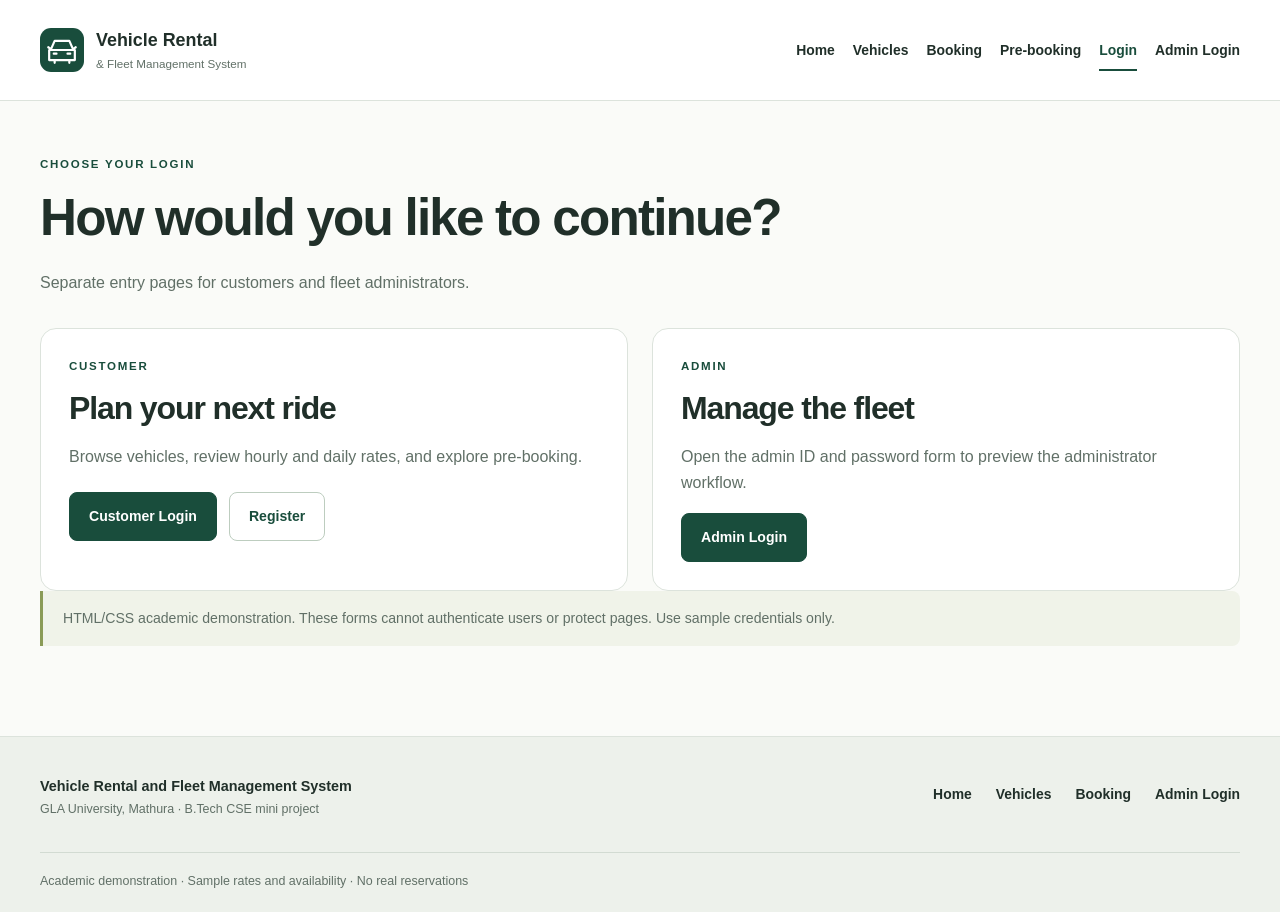
<file: login.html>
<!DOCTYPE html>
<html lang="en">
    <head>
        <meta charset="UTF-8">
        <meta name="viewport" content="width=device-width, initial-scale=1.0">
        <meta name="description" content="Vehicle Rental and Fleet Management System. An HTML and CSS college mini project.">
        <title>Choose Login | Vehicle Rental and Fleet Management System</title>
        <link rel="stylesheet" href="css/style.css">
        <link rel="icon" href="images/rental-logo.svg" type="image/svg+xml">
    </head>
    <body>
        <a class="skip-link" href="#main">
            Skip to content
        </a>
        <header class="site-header">
            <div class="container header-inner">
                <a class="brand" href="index.html">
                    <img class="brand-logo" src="images/rental-logo.svg" alt="" width="48" height="48">
                    <span>
                        Vehicle Rental
                        <span class="brand-sub">
                            &amp;
                            Fleet Management System
                        </span>
                    </span>
                </a>
                <nav aria-label="Main navigation">
<a href="index.html">Home</a>
<a href="vehicles.html">Vehicles</a>
<a href="booking.html">Booking</a>
<a href="pre-booking.html">Pre-booking</a>
<a href="login.html" aria-current="page">Login</a>
<a href="admin-login.html">Admin Login</a>
</nav>
            </div>
        </header>
        <main id="main">
<section class="container section">
<div class="page-heading">
<p class="eyebrow">CHOOSE YOUR LOGIN</p>
<h1>How would you like to continue?</h1>
<p>Separate entry pages for customers and fleet administrators.</p>
</div>
<div class="card-grid two">
<article class="panel">
<p class="eyebrow">CUSTOMER</p>
<h2>Plan your next ride</h2>
<p>Browse vehicles, review hourly and daily rates, and explore pre-booking.</p>
<div class="actions">
<a class="button" href="customer-login.html">Customer Login</a>
<a class="button secondary" href="register.html">Register</a>
</div>
</article>
<article class="panel">
<p class="eyebrow">ADMIN</p>
<h2>Manage the fleet</h2>
<p>Open the admin ID and password form to preview the administrator workflow.</p>
<a class="button" href="admin-login.html">Admin Login</a>
</article>
</div>
<p class="notice">HTML/CSS academic demonstration. These forms cannot authenticate users or protect pages. Use sample credentials only.</p>
</section>
</main>
        <footer>
            <div class="container footer-grid">
                <div>
                    <strong>
                        Vehicle Rental and Fleet Management System
                    </strong>
                    <p>
                        GLA University, Mathura · B.Tech CSE mini project
                    </p>
                </div>
                <nav aria-label="Footer navigation">
                    <a href="index.html">
                        Home
                    </a>
                    <a href="vehicles.html">
                        Vehicles
                    </a>
                    <a href="booking.html">
                        Booking
                    </a>
                    <a href="admin-login.html">Admin Login</a>
                </nav>
            </div>
            <div class="container footer-note">
                Academic demonstration · Sample rates and availability · No real reservations
            </div>
        </footer>
    </body>
</html>
</file>
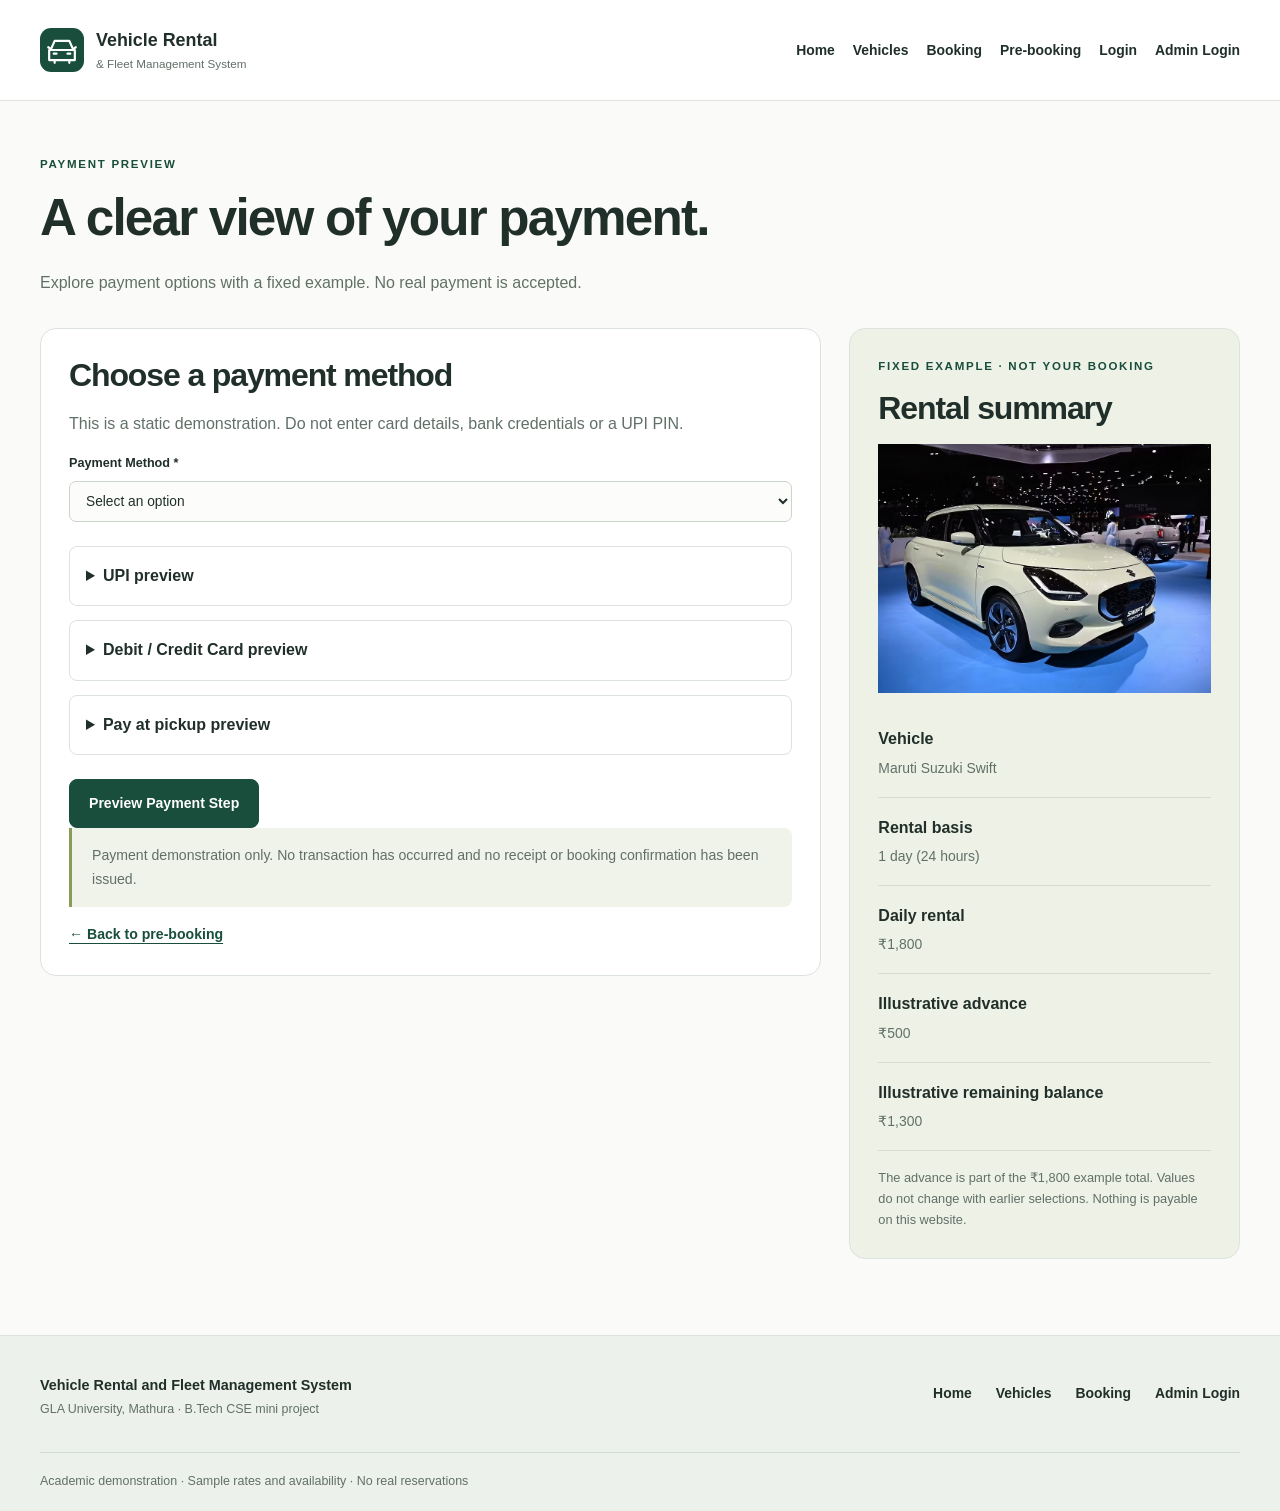
<file: payment.html>
<!DOCTYPE html>
<html lang="en">
    <head>
        <meta charset="UTF-8">
        <meta name="viewport" content="width=device-width, initial-scale=1.0">
        <meta name="description" content="Vehicle Rental and Fleet Management System. An HTML and CSS college mini project.">
        <title>Payment Demo | Vehicle Rental and Fleet Management System</title>
        <link rel="stylesheet" href="css/style.css">
        <link rel="icon" href="images/rental-logo.svg" type="image/svg+xml">
    </head>
    <body>
        <a class="skip-link" href="#main">
            Skip to content
        </a>
        <header class="site-header">
            <div class="container header-inner">
                <a class="brand" href="index.html">
                    <img class="brand-logo" src="images/rental-logo.svg" alt="" width="48" height="48">
                    <span>
                        Vehicle Rental
                        <span class="brand-sub">
                            &amp;
                            Fleet Management System
                        </span>
                    </span>
                </a>
                <nav aria-label="Main navigation">
<a href="index.html">Home</a>
<a href="vehicles.html">Vehicles</a>
<a href="booking.html">Booking</a>
<a href="pre-booking.html">Pre-booking</a>
<a href="login.html">Login</a>
<a href="admin-login.html">Admin Login</a>
</nav>
            </div>
        </header>
        <main id="main">
<div class="container section">
<div class="page-heading">
<p class="eyebrow">PAYMENT PREVIEW</p>
<h1>A clear view of your payment.</h1>
<p>Explore payment options with a fixed example. No real payment is accepted.</p>
</div>
<div class="booking-layout">
<section class="panel">
<h2>Choose a payment method</h2>
<p>This is a static demonstration. Do not enter card details, bank credentials or a UPI PIN.</p>
<form action="payment.html#demo-result" method="get">
<div class="field">
<label for="payment-method">Payment Method *</label>
<select id="payment-method" required>
<option value="">Select an option</option>
<option>UPI (demo)</option>
<option>Debit / Credit Card (demo)</option>
<option>Pay at pickup (demo)</option>
</select>
</div>
<div class="payment-options">
<details>
<summary>UPI preview</summary>
<p>A real checkout would display a payment request here. There is no QR code, UPI address or payment link in this demo.</p>
</details>
<details>
<summary>Debit / Credit Card preview</summary>
<p>Example card display only. The fields are disabled and cannot collect card information.</p>
<div class="form-grid">
<div class="field">
<label for="sample-card">Example card</label>
<input id="sample-card" type="text" disabled value="•••• •••• •••• 1234">
</div>
<div class="field">
<label for="sample-expiry">Example expiry</label>
<input id="sample-expiry" type="text" disabled value="MM / YY">
</div>
</div>
</details>
<details>
<summary>Pay at pickup preview</summary>
<p>Illustrates a payment-at-collection option. This choice is not stored or communicated to a rental office.</p>
</details>
</div>
<button class="button" type="submit">Preview Payment Step</button>
</form>
<p class="notice" id="demo-result">Payment demonstration only. No transaction has occurred and no receipt or booking confirmation has been issued.</p>
<a class="text-link" href="pre-booking.html">← Back to pre-booking</a>
</section>
<aside class="panel rental-guide">
<p class="eyebrow">FIXED EXAMPLE · NOT YOUR BOOKING</p>
<h2>Rental summary</h2>
<img src="images/swift.jpg" alt="Suzuki Swift concept display photograph" width="660" height="400">
<dl>
<div>
<dt>Vehicle</dt>
<dd>Maruti Suzuki Swift</dd>
</div>
<div>
<dt>Rental basis</dt>
<dd>1 day (24 hours)</dd>
</div>
<div>
<dt>Daily rental</dt>
<dd>₹1,800</dd>
</div>
<div>
<dt>Illustrative advance</dt>
<dd>₹500</dd>
</div>
<div>
<dt>Illustrative remaining balance</dt>
<dd>₹1,300</dd>
</div>
</dl>
<p class="caption">The advance is part of the ₹1,800 example total. Values do not change with earlier selections. Nothing is payable on this website.</p>
</aside>
</div>
</div>
</main>
        <footer>
            <div class="container footer-grid">
                <div>
                    <strong>
                        Vehicle Rental and Fleet Management System
                    </strong>
                    <p>
                        GLA University, Mathura · B.Tech CSE mini project
                    </p>
                </div>
                <nav aria-label="Footer navigation">
                    <a href="index.html">
                        Home
                    </a>
                    <a href="vehicles.html">
                        Vehicles
                    </a>
                    <a href="booking.html">
                        Booking
                    </a>
                    <a href="admin-login.html">Admin Login</a>
                </nav>
            </div>
            <div class="container footer-note">
                Academic demonstration · Sample rates and availability · No real reservations
            </div>
        </footer>
    </body>
</html>
</file>
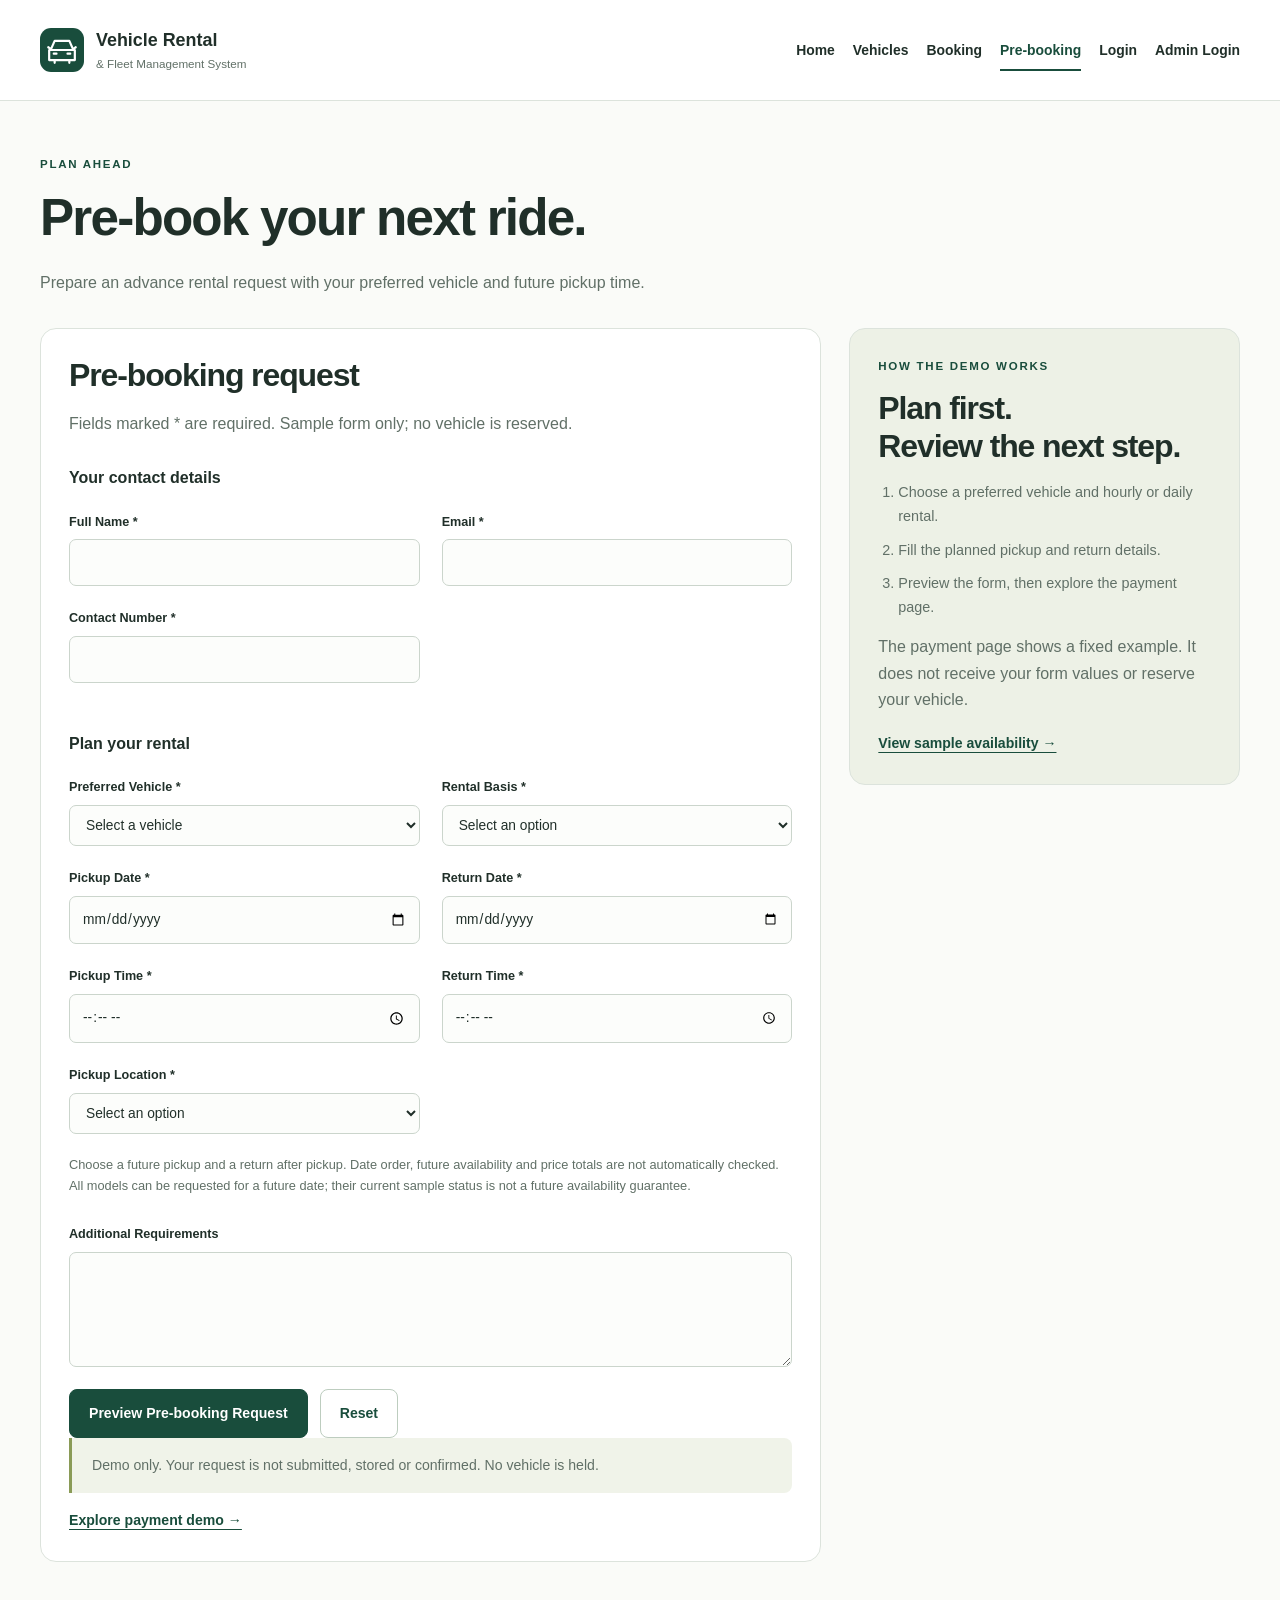
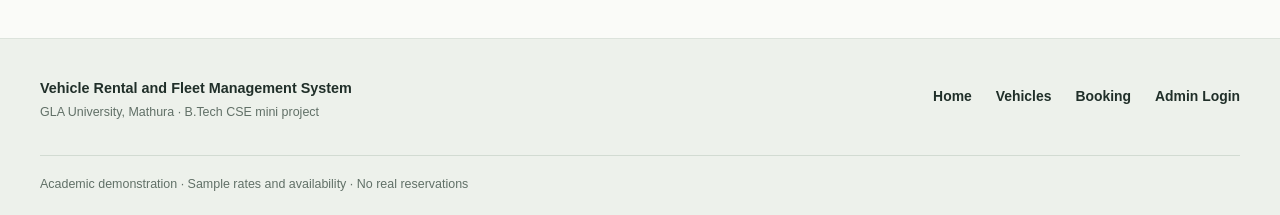
<file: pre-booking.html>
<!DOCTYPE html>
<html lang="en">
    <head>
        <meta charset="UTF-8">
        <meta name="viewport" content="width=device-width, initial-scale=1.0">
        <meta name="description" content="Vehicle Rental and Fleet Management System. An HTML and CSS college mini project.">
        <title>Pre-booking | Vehicle Rental and Fleet Management System</title>
        <link rel="stylesheet" href="css/style.css">
        <link rel="icon" href="images/rental-logo.svg" type="image/svg+xml">
    </head>
    <body>
        <a class="skip-link" href="#main">
            Skip to content
        </a>
        <header class="site-header">
            <div class="container header-inner">
                <a class="brand" href="index.html">
                    <img class="brand-logo" src="images/rental-logo.svg" alt="" width="48" height="48">
                    <span>
                        Vehicle Rental
                        <span class="brand-sub">
                            &amp;
                            Fleet Management System
                        </span>
                    </span>
                </a>
                <nav aria-label="Main navigation">
<a href="index.html">Home</a>
<a href="vehicles.html">Vehicles</a>
<a href="booking.html">Booking</a>
<a href="pre-booking.html" aria-current="page">Pre-booking</a>
<a href="login.html">Login</a>
<a href="admin-login.html">Admin Login</a>
</nav>
            </div>
        </header>
        <main id="main">
<div class="container section">
<div class="page-heading">
<p class="eyebrow">PLAN AHEAD</p>
<h1>Pre-book your next ride.</h1>
<p>Prepare an advance rental request with your preferred vehicle and future pickup time.</p>
</div>
<div class="booking-layout">
<section class="panel">
<h2>Pre-booking request</h2>
<p>Fields marked * are required. Sample form only; no vehicle is reserved.</p>
<form action="pre-booking.html#demo-result" method="get">
<fieldset>
<legend>Your contact details</legend>
<div class="form-grid">
<div class="field">
<label for="pre-name">Full Name *</label>
<input id="pre-name" type="text" required minlength="2">
</div>
<div class="field">
<label for="pre-email">Email *</label>
<input id="pre-email" type="email" required>
</div>
<div class="field">
<label for="pre-phone">Contact Number *</label>
<input id="pre-phone" type="tel" required pattern="[+0-9 ()-]{10,18}" title="Enter 10–18 characters using digits, spaces, +, parentheses or hyphens.">
</div>
</div>
</fieldset>
<fieldset>
<legend>Plan your rental</legend>
<div class="form-grid">
<div class="field">
<label for="pre-vehicle">Preferred Vehicle *</label>
<select id="pre-vehicle" required>
<option value="">Select a vehicle</option>
<option value="swift">Maruti Suzuki Swift — ₹150/hour · ₹1,800/day</option>
<option value="creta">Hyundai Creta — ₹250/hour · ₹3,000/day</option>
<option value="classic">Royal Enfield Classic 350 — ₹80/hour · ₹900/day</option>
<option value="city">Honda City — ₹200/hour · ₹2,400/day</option>
<option value="nexon">Tata Nexon — ₹220/hour · ₹2,600/day</option>
<option value="r15">Yamaha R15 — ₹100/hour · ₹1,100/day</option>
<option value="activa">Honda Activa — ₹50/hour · ₹500/day</option>
<option value="ertiga">Maruti Suzuki Ertiga — ₹230/hour · ₹2,800/day</option>
<option value="hunter">Royal Enfield Hunter 350 — ₹80/hour · ₹900/day</option>
<option value="fortuner">Toyota Fortuner Legender — ₹500/hour · ₹6,000/day</option>
<option value="thar">Mahindra Thar — ₹400/hour · ₹4,800/day</option>
<option value="omni">Maruti Suzuki Omni — ₹100/hour · ₹1,200/day</option>
<option value="scorpio">Mahindra Scorpio N — ₹350/hour · ₹4,200/day</option>
<option value="splendor">Hero Splendor — ₹40/hour · ₹400/day</option>
<option value="safari">Tata Safari Storme — ₹300/hour · ₹3,600/day</option>
<option value="raider">TVS Raider 125 — ₹60/hour · ₹650/day</option>
<option value="xuv700">Mahindra XUV700 — ₹380/hour · ₹4,500/day</option>
</select>
</div>
<div class="field">
<label for="pre-basis">Rental Basis *</label>
<select id="pre-basis" required>
<option value="">Select an option</option>
<option>Per hour</option>
<option>Per day (24 hours)</option>
</select>
</div>
<div class="field">
<label for="pre-pickup">Pickup Date *</label>
<input id="pre-pickup" type="date" required>
</div>
<div class="field">
<label for="pre-return">Return Date *</label>
<input id="pre-return" type="date" required>
</div>
<div class="field">
<label for="pre-start">Pickup Time *</label>
<input id="pre-start" type="time" required>
</div>
<div class="field">
<label for="pre-end">Return Time *</label>
<input id="pre-end" type="time" required>
</div>
<div class="field">
<label for="pre-location">Pickup Location *</label>
<select id="pre-location" required>
<option value="">Select an option</option>
<option>Mathura rental office</option>
<option>Mathura Junction collection point</option>
</select>
</div>
</div>
<p class="caption">Choose a future pickup and a return after pickup. Date order, future availability and price totals are not automatically checked. All models can be requested for a future date; their current sample status is not a future availability guarantee.</p>
</fieldset>
<div class="field">
<label for="pre-notes">Additional Requirements</label>
<textarea id="pre-notes" rows="4" maxlength="1000">
</textarea>
</div>
<div class="actions">
<button class="button" type="submit">Preview Pre-booking Request</button>
<button class="button secondary" type="reset">Reset</button>
</div>
</form>
<p class="notice" id="demo-result">Demo only. Your request is not submitted, stored or confirmed. No vehicle is held.</p>
<a class="text-link" href="payment.html">Explore payment demo →</a>
</section>
<aside class="panel rental-guide">
<p class="eyebrow">HOW THE DEMO WORKS</p>
<h2>Plan first.<br>Review the next step.</h2>
<ol class="feature-list">
<li>Choose a preferred vehicle and hourly or daily rental.</li>
<li>Fill the planned pickup and return details.</li>
<li>Preview the form, then explore the payment page.</li>
</ol>
<p>The payment page shows a fixed example. It does not receive your form values or reserve your vehicle.</p>
<a class="text-link" href="vehicles.html#availability">View sample availability →</a>
</aside>
</div>
</div>
</main>
        <footer>
            <div class="container footer-grid">
                <div>
                    <strong>
                        Vehicle Rental and Fleet Management System
                    </strong>
                    <p>
                        GLA University, Mathura · B.Tech CSE mini project
                    </p>
                </div>
                <nav aria-label="Footer navigation">
                    <a href="index.html">
                        Home
                    </a>
                    <a href="vehicles.html">
                        Vehicles
                    </a>
                    <a href="booking.html">
                        Booking
                    </a>
                    <a href="admin-login.html">Admin Login</a>
                </nav>
            </div>
            <div class="container footer-note">
                Academic demonstration · Sample rates and availability · No real reservations
            </div>
        </footer>
    </body>
</html>
</file>
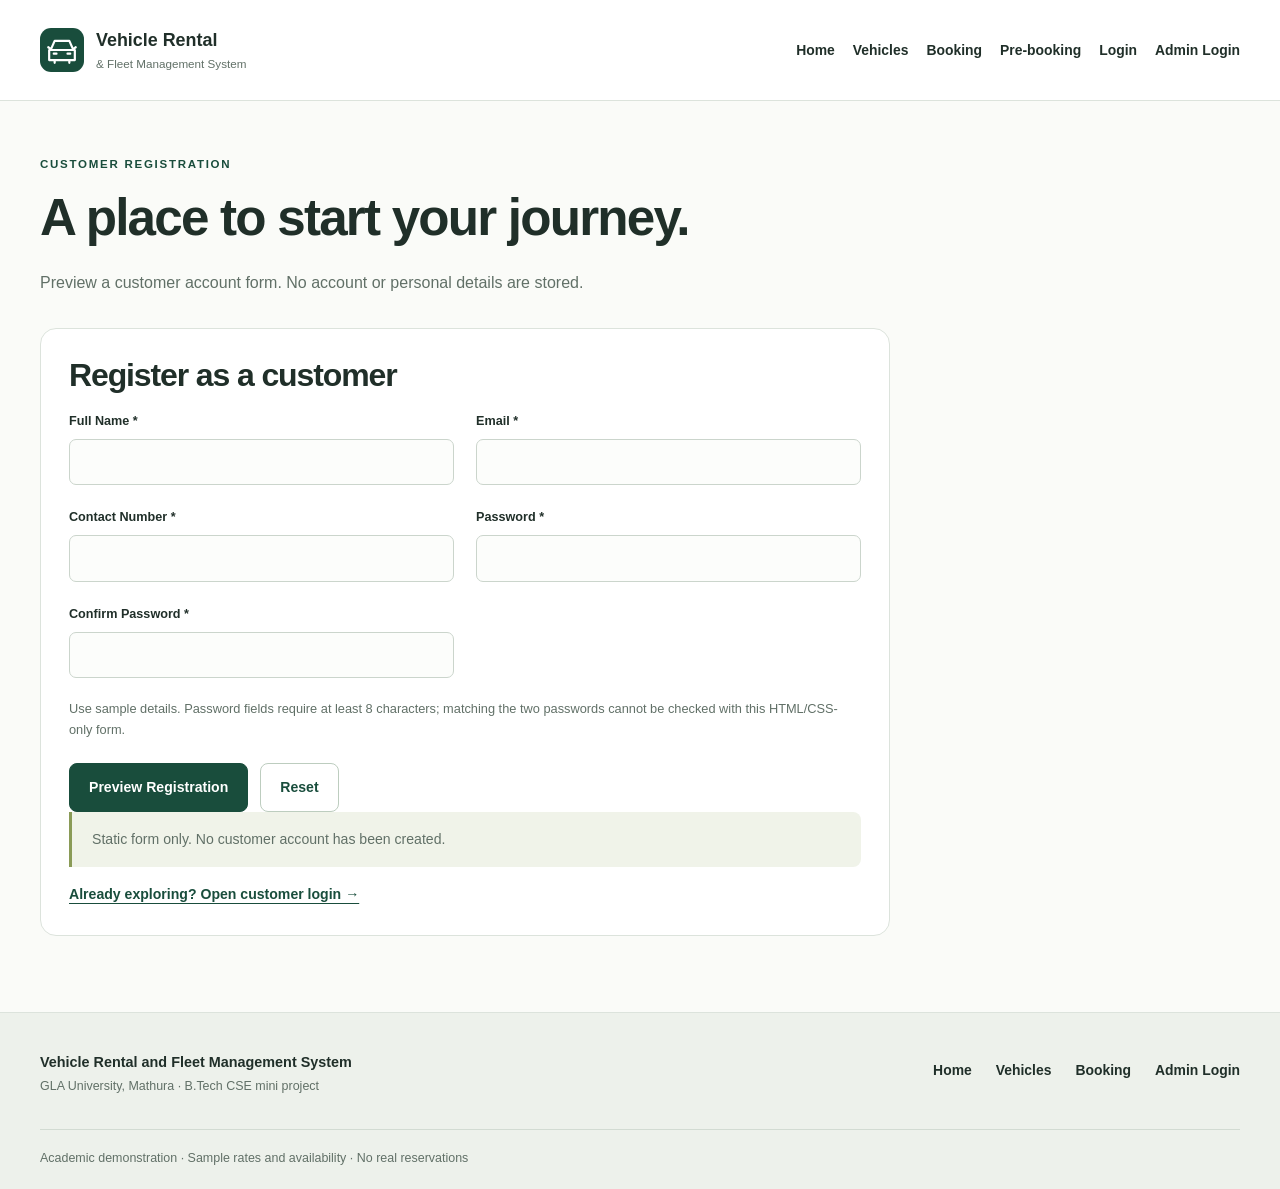
<file: register.html>
<!DOCTYPE html>
<html lang="en">
    <head>
        <meta charset="UTF-8">
        <meta name="viewport" content="width=device-width, initial-scale=1.0">
        <meta name="description" content="Vehicle Rental and Fleet Management System. An HTML and CSS college mini project.">
        <title>Customer Registration | Vehicle Rental and Fleet Management System</title>
        <link rel="stylesheet" href="css/style.css">
        <link rel="icon" href="images/rental-logo.svg" type="image/svg+xml">
    </head>
    <body>
        <a class="skip-link" href="#main">
            Skip to content
        </a>
        <header class="site-header">
            <div class="container header-inner">
                <a class="brand" href="index.html">
                    <img class="brand-logo" src="images/rental-logo.svg" alt="" width="48" height="48">
                    <span>
                        Vehicle Rental
                        <span class="brand-sub">
                            &amp;
                            Fleet Management System
                        </span>
                    </span>
                </a>
                <nav aria-label="Main navigation">
<a href="index.html">Home</a>
<a href="vehicles.html">Vehicles</a>
<a href="booking.html">Booking</a>
<a href="pre-booking.html">Pre-booking</a>
<a href="login.html">Login</a>
<a href="admin-login.html">Admin Login</a>
</nav>
            </div>
        </header>
        <main id="main">
<div class="container section">
<div class="page-heading">
<p class="eyebrow">CUSTOMER REGISTRATION</p>
<h1>A place to start your journey.</h1>
<p>Preview a customer account form. No account or personal details are stored.</p>
</div>
<section class="panel auth-register">
<h2>Register as a customer</h2>
<form action="register.html#demo-result" method="get" autocomplete="off">
<div class="form-grid">
<div class="field">
<label for="register-name">Full Name *</label>
<input id="register-name" type="text" required minlength="2">
</div>
<div class="field">
<label for="register-email">Email *</label>
<input id="register-email" type="email" required>
</div>
<div class="field">
<label for="register-phone">Contact Number *</label>
<input id="register-phone" type="tel" required pattern="[+0-9 ()-]{10,18}" title="Enter 10–18 characters using digits, spaces, +, parentheses or hyphens.">
</div>
<div class="field">
<label for="register-password">Password *</label>
<input id="register-password" type="password" required minlength="8" autocomplete="off">
</div>
<div class="field">
<label for="register-confirm">Confirm Password *</label>
<input id="register-confirm" type="password" required minlength="8" autocomplete="off">
</div>
</div>
<p class="caption">Use sample details. Password fields require at least 8 characters; matching the two passwords cannot be checked with this HTML/CSS-only form.</p>
<div class="actions">
<button class="button" type="submit">Preview Registration</button>
<button class="button secondary" type="reset">Reset</button>
</div>
</form>
<p class="notice" id="demo-result">Static form only. No customer account has been created.</p>
<a class="text-link" href="customer-login.html">Already exploring? Open customer login →</a>
</section>
</div>
</main>
        <footer>
            <div class="container footer-grid">
                <div>
                    <strong>
                        Vehicle Rental and Fleet Management System
                    </strong>
                    <p>
                        GLA University, Mathura · B.Tech CSE mini project
                    </p>
                </div>
                <nav aria-label="Footer navigation">
                    <a href="index.html">
                        Home
                    </a>
                    <a href="vehicles.html">
                        Vehicles
                    </a>
                    <a href="booking.html">
                        Booking
                    </a>
                    <a href="admin-login.html">Admin Login</a>
                </nav>
            </div>
            <div class="container footer-note">
                Academic demonstration · Sample rates and availability · No real reservations
            </div>
        </footer>
    </body>
</html>
</file>
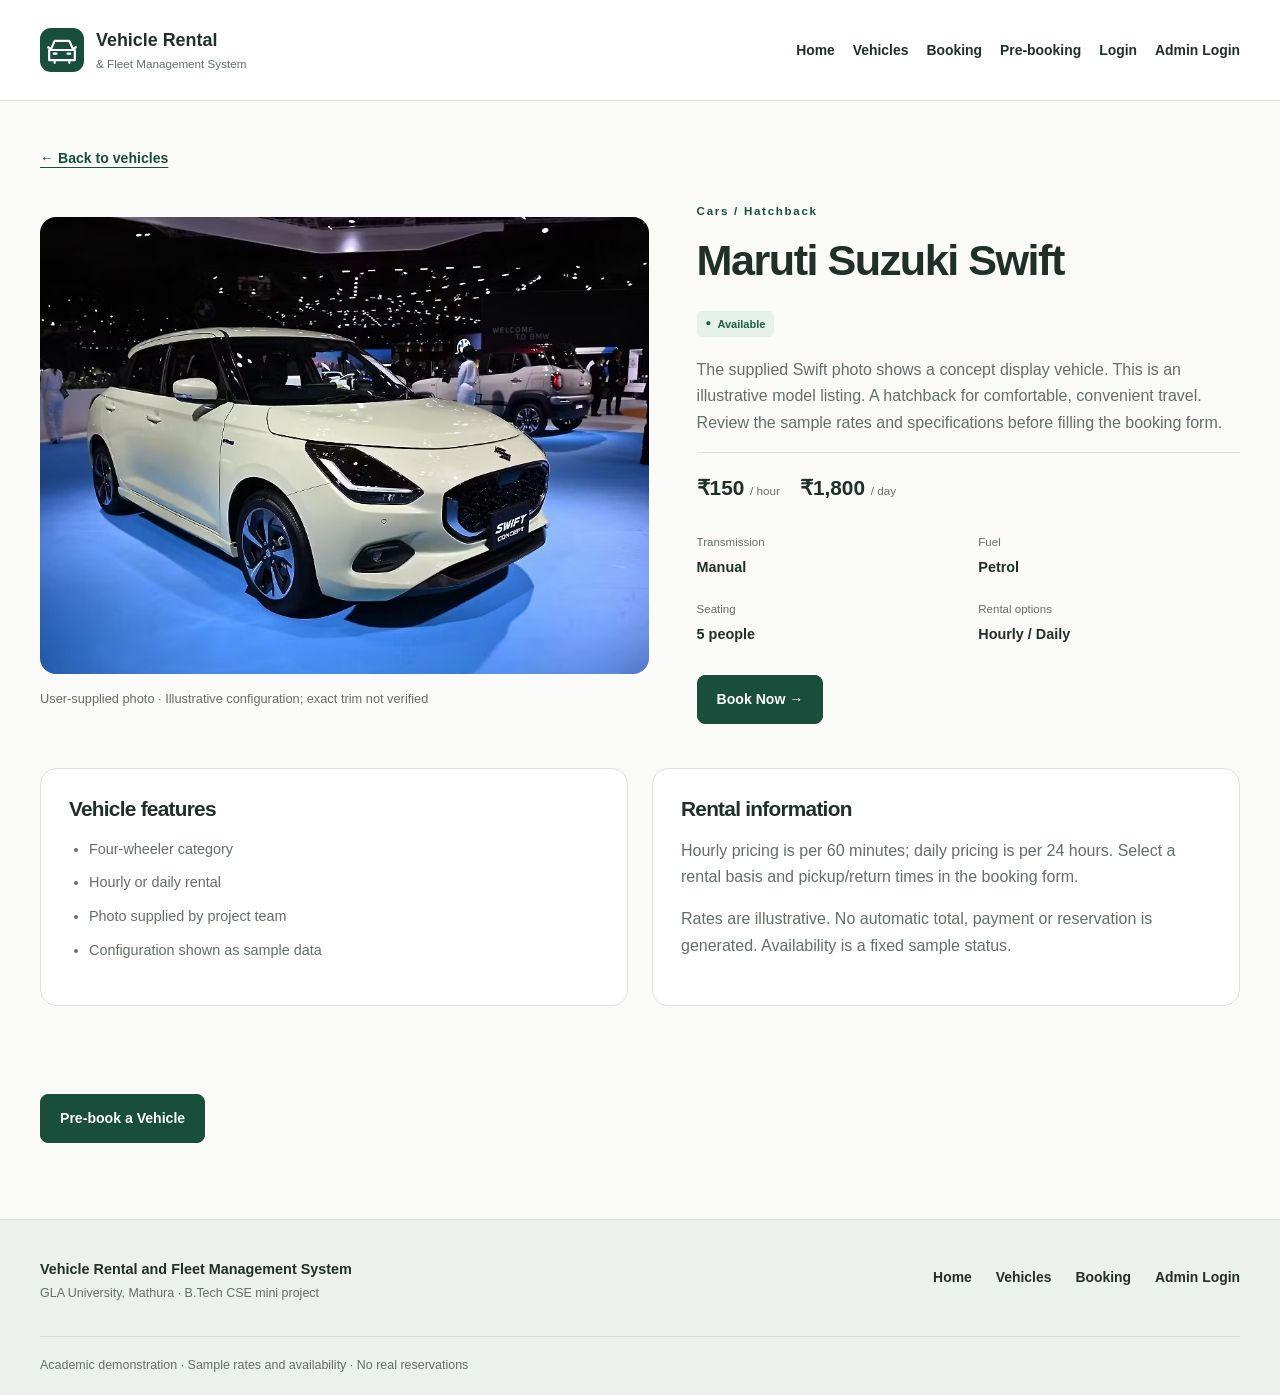
<file: vehicle-details.html>
<!DOCTYPE html>
<html lang="en">
    <head>
        <meta charset="UTF-8">
        <meta name="viewport" content="width=device-width, initial-scale=1.0">
        <meta name="description" content="Vehicle Rental and Fleet Management System. An HTML and CSS college mini project.">
        <title>
            Vehicle Details | Vehicle Rental and Fleet Management System
        </title>
        <link rel="stylesheet" href="css/style.css">
        <link rel="icon" href="images/rental-logo.svg" type="image/svg+xml">
    </head>
    <body>
        <a class="skip-link" href="#main">
            Skip to content
        </a>
        <header class="site-header">
            <div class="container header-inner">
                <a class="brand" href="index.html">
                    <img class="brand-logo" src="images/rental-logo.svg" alt="" width="48" height="48">
                    <span>
                        Vehicle Rental
                        <span class="brand-sub">
                            &amp;
                            Fleet Management System
                        </span>
                    </span>
                </a>
                <nav aria-label="Main navigation">
<a href="index.html">Home</a>
<a href="vehicles.html">Vehicles</a>
<a href="booking.html">Booking</a>
<a href="pre-booking.html">Pre-booking</a>
<a href="login.html">Login</a>
<a href="admin-login.html">Admin Login</a>
</nav>
            </div>
        </header>
        <main id="main">
            <div class="container section">
                <a class="back-link" href="vehicles.html">
                    ← Back to vehicles
                </a>
                <article id="creta" class="vehicle-panel">
                    <div class="detail-grid">
                        <div class="detail-image">
                            <img src="images/creta.png" alt="Hyundai Creta supplied vehicle photograph" width="660" height="400" loading="lazy">
                            <p class="caption">
                                User-supplied photo · Illustrative configuration; exact trim not verified
                            </p>
                        </div>
                        <div>
                            <p class="eyebrow">
                                SUVs / Compact SUV
                            </p>
                            <h1>
                                Hyundai Creta
                            </h1>
                            <span class="badge available">
                                Available
                            </span>
                            <p>
                                A compact suv for comfortable, convenient travel. Review the sample rates and specifications before filling the booking form.
                            </p>
                            <div class="rates">
                                <span>
                                    <strong>
                                        ₹250
                                    </strong>
                                    / hour
                                </span>
                                <span>
                                    <strong>
                                        ₹3,000
                                    </strong>
                                    / day
                                </span>
                            </div>
                            <dl class="spec-grid">
                                <div>
                                    <dt>
                                        Transmission
                                    </dt>
                                    <dd>
                                        Automatic
                                    </dd>
                                </div>
                                <div>
                                    <dt>
                                        Fuel
                                    </dt>
                                    <dd>
                                        Petrol
                                    </dd>
                                </div>
                                <div>
                                    <dt>
                                        Seating
                                    </dt>
                                    <dd>
                                        5 people
                                    </dd>
                                </div>
                                <div>
                                    <dt>
                                        Rental options
                                    </dt>
                                    <dd>
                                        Hourly / Daily
                                    </dd>
                                </div>
                            </dl>
                            <a class="button" href="booking.html#booking-form">
                                Book Now →
                            </a>
                        </div>
                    </div>
                    <div class="detail-lower">
                        <section class="panel">
                            <h2>
                                Vehicle features
                            </h2>
                            <ul class="feature-list">
                                <li>
                                    Four-wheeler category
                                </li>
                                <li>
                                    Hourly or daily rental
                                </li>
                                <li>
                                    Photo supplied by project team
                                </li>
                                <li>
                                    Configuration shown as sample data
                                </li>
                            </ul>
                        </section>
                        <section class="panel">
                            <h2>
                                Rental information
                            </h2>
                            <p>
                                Hourly pricing is per 60 minutes; daily pricing is per 24 hours. Select a rental basis and pickup/return times in the booking form.
                            </p>
                            <p>
                                Rates are illustrative. No automatic total, payment or reservation is generated. Availability is a fixed sample status.
                            </p>
                        </section>
                    </div>
                </article>
                <article id="classic" class="vehicle-panel">
                    <div class="detail-grid">
                        <div class="detail-image">
                            <img src="images/classic.png" alt="Royal Enfield Classic 350 supplied vehicle photograph" width="660" height="400" loading="lazy">
                            <p class="caption">
                                User-supplied photo · Illustrative configuration; exact trim not verified
                            </p>
                        </div>
                        <div>
                            <p class="eyebrow">
                                Bikes / Cruiser
                            </p>
                            <h1>
                                Royal Enfield Classic 350
                            </h1>
                            <span class="badge available">
                                Available
                            </span>
                            <p>
                                A cruiser for comfortable, convenient travel. Review the sample rates and specifications before filling the booking form.
                            </p>
                            <div class="rates">
                                <span>
                                    <strong>
                                        ₹80
                                    </strong>
                                    / hour
                                </span>
                                <span>
                                    <strong>
                                        ₹900
                                    </strong>
                                    / day
                                </span>
                            </div>
                            <dl class="spec-grid">
                                <div>
                                    <dt>
                                        Transmission
                                    </dt>
                                    <dd>
                                        Manual
                                    </dd>
                                </div>
                                <div>
                                    <dt>
                                        Fuel
                                    </dt>
                                    <dd>
                                        Petrol
                                    </dd>
                                </div>
                                <div>
                                    <dt>
                                        Seating
                                    </dt>
                                    <dd>
                                        2 people
                                    </dd>
                                </div>
                                <div>
                                    <dt>
                                        Rental options
                                    </dt>
                                    <dd>
                                        Hourly / Daily
                                    </dd>
                                </div>
                            </dl>
                            <a class="button" href="booking.html#booking-form">
                                Book Now →
                            </a>
                        </div>
                    </div>
                    <div class="detail-lower">
                        <section class="panel">
                            <h2>
                                Vehicle features
                            </h2>
                            <ul class="feature-list">
                                <li>
                                    Two-wheeler category
                                </li>
                                <li>
                                    Hourly or daily rental
                                </li>
                                <li>
                                    Photo supplied by project team
                                </li>
                                <li>
                                    Configuration shown as sample data
                                </li>
                            </ul>
                        </section>
                        <section class="panel">
                            <h2>
                                Rental information
                            </h2>
                            <p>
                                Hourly pricing is per 60 minutes; daily pricing is per 24 hours. Select a rental basis and pickup/return times in the booking form.
                            </p>
                            <p>
                                Rates are illustrative. No automatic total, payment or reservation is generated. Availability is a fixed sample status.
                            </p>
                        </section>
                    </div>
                </article>
                <article id="city" class="vehicle-panel">
                    <div class="detail-grid">
                        <div class="detail-image">
                            <img src="images/city.jpg" alt="Honda City supplied vehicle photograph" width="660" height="400" loading="lazy">
                            <p class="caption">
                                User-supplied photo · Illustrative configuration; exact trim not verified
                            </p>
                        </div>
                        <div>
                            <p class="eyebrow">
                                Cars / Sedan
                            </p>
                            <h1>
                                Honda City
                            </h1>
                            <span class="badge booked">
                                Booked
                            </span>
                            <p>
                                A sedan for comfortable, convenient travel. Review the sample rates and specifications before filling the booking form.
                            </p>
                            <div class="rates">
                                <span>
                                    <strong>
                                        ₹200
                                    </strong>
                                    / hour
                                </span>
                                <span>
                                    <strong>
                                        ₹2,400
                                    </strong>
                                    / day
                                </span>
                            </div>
                            <dl class="spec-grid">
                                <div>
                                    <dt>
                                        Transmission
                                    </dt>
                                    <dd>
                                        Manual
                                    </dd>
                                </div>
                                <div>
                                    <dt>
                                        Fuel
                                    </dt>
                                    <dd>
                                        Petrol
                                    </dd>
                                </div>
                                <div>
                                    <dt>
                                        Seating
                                    </dt>
                                    <dd>
                                        5 people
                                    </dd>
                                </div>
                                <div>
                                    <dt>
                                        Rental options
                                    </dt>
                                    <dd>
                                        Hourly / Daily
                                    </dd>
                                </div>
                            </dl>
                            <button class="button" disabled>
                                Currently unavailable
                            </button>
                        </div>
                    </div>
                    <div class="detail-lower">
                        <section class="panel">
                            <h2>
                                Vehicle features
                            </h2>
                            <ul class="feature-list">
                                <li>
                                    Four-wheeler category
                                </li>
                                <li>
                                    Hourly or daily rental
                                </li>
                                <li>
                                    Photo supplied by project team
                                </li>
                                <li>
                                    Configuration shown as sample data
                                </li>
                            </ul>
                        </section>
                        <section class="panel">
                            <h2>
                                Rental information
                            </h2>
                            <p>
                                Hourly pricing is per 60 minutes; daily pricing is per 24 hours. Select a rental basis and pickup/return times in the booking form.
                            </p>
                            <p>
                                Rates are illustrative. No automatic total, payment or reservation is generated. Availability is a fixed sample status.
                            </p>
                        </section>
                    </div>
                </article>
                <article id="nexon" class="vehicle-panel">
                    <div class="detail-grid">
                        <div class="detail-image">
                            <img src="images/nexon.jpg" alt="Tata Nexon supplied vehicle photograph" width="660" height="400" loading="lazy">
                            <p class="caption">
                                User-supplied photo · Illustrative configuration; exact trim not verified
                            </p>
                        </div>
                        <div>
                            <p class="eyebrow">
                                SUVs / Compact SUV
                            </p>
                            <h1>
                                Tata Nexon
                            </h1>
                            <span class="badge maintenance">
                                Under Maintenance
                            </span>
                            <p>
                                A compact suv for comfortable, convenient travel. Review the sample rates and specifications before filling the booking form.
                            </p>
                            <div class="rates">
                                <span>
                                    <strong>
                                        ₹220
                                    </strong>
                                    / hour
                                </span>
                                <span>
                                    <strong>
                                        ₹2,600
                                    </strong>
                                    / day
                                </span>
                            </div>
                            <dl class="spec-grid">
                                <div>
                                    <dt>
                                        Transmission
                                    </dt>
                                    <dd>
                                        Manual
                                    </dd>
                                </div>
                                <div>
                                    <dt>
                                        Fuel
                                    </dt>
                                    <dd>
                                        Petrol
                                    </dd>
                                </div>
                                <div>
                                    <dt>
                                        Seating
                                    </dt>
                                    <dd>
                                        5 people
                                    </dd>
                                </div>
                                <div>
                                    <dt>
                                        Rental options
                                    </dt>
                                    <dd>
                                        Hourly / Daily
                                    </dd>
                                </div>
                            </dl>
                            <button class="button" disabled>
                                Currently unavailable
                            </button>
                        </div>
                    </div>
                    <div class="detail-lower">
                        <section class="panel">
                            <h2>
                                Vehicle features
                            </h2>
                            <ul class="feature-list">
                                <li>
                                    Four-wheeler category
                                </li>
                                <li>
                                    Hourly or daily rental
                                </li>
                                <li>
                                    Photo supplied by project team
                                </li>
                                <li>
                                    Configuration shown as sample data
                                </li>
                            </ul>
                        </section>
                        <section class="panel">
                            <h2>
                                Rental information
                            </h2>
                            <p>
                                Hourly pricing is per 60 minutes; daily pricing is per 24 hours. Select a rental basis and pickup/return times in the booking form.
                            </p>
                            <p>
                                Rates are illustrative. No automatic total, payment or reservation is generated. Availability is a fixed sample status.
                            </p>
                        </section>
                    </div>
                </article>
                <article id="r15" class="vehicle-panel">
                    <div class="detail-grid">
                        <div class="detail-image">
                            <img src="images/r15.jpg" alt="Yamaha R15 supplied vehicle photograph" width="660" height="400" loading="lazy">
                            <p class="caption">
                                User-supplied photo · Illustrative configuration; exact trim not verified
                            </p>
                        </div>
                        <div>
                            <p class="eyebrow">
                                Bikes / Sports bike
                            </p>
                            <h1>
                                Yamaha R15
                            </h1>
                            <span class="badge booked">
                                Booked
                            </span>
                            <p>
                                A sports bike for comfortable, convenient travel. Review the sample rates and specifications before filling the booking form.
                            </p>
                            <div class="rates">
                                <span>
                                    <strong>
                                        ₹100
                                    </strong>
                                    / hour
                                </span>
                                <span>
                                    <strong>
                                        ₹1,100
                                    </strong>
                                    / day
                                </span>
                            </div>
                            <dl class="spec-grid">
                                <div>
                                    <dt>
                                        Transmission
                                    </dt>
                                    <dd>
                                        Manual
                                    </dd>
                                </div>
                                <div>
                                    <dt>
                                        Fuel
                                    </dt>
                                    <dd>
                                        Petrol
                                    </dd>
                                </div>
                                <div>
                                    <dt>
                                        Seating
                                    </dt>
                                    <dd>
                                        2 people
                                    </dd>
                                </div>
                                <div>
                                    <dt>
                                        Rental options
                                    </dt>
                                    <dd>
                                        Hourly / Daily
                                    </dd>
                                </div>
                            </dl>
                            <button class="button" disabled>
                                Currently unavailable
                            </button>
                        </div>
                    </div>
                    <div class="detail-lower">
                        <section class="panel">
                            <h2>
                                Vehicle features
                            </h2>
                            <ul class="feature-list">
                                <li>
                                    Two-wheeler category
                                </li>
                                <li>
                                    Hourly or daily rental
                                </li>
                                <li>
                                    Photo supplied by project team
                                </li>
                                <li>
                                    Configuration shown as sample data
                                </li>
                            </ul>
                        </section>
                        <section class="panel">
                            <h2>
                                Rental information
                            </h2>
                            <p>
                                Hourly pricing is per 60 minutes; daily pricing is per 24 hours. Select a rental basis and pickup/return times in the booking form.
                            </p>
                            <p>
                                Rates are illustrative. No automatic total, payment or reservation is generated. Availability is a fixed sample status.
                            </p>
                        </section>
                    </div>
                </article>
                <article id="activa" class="vehicle-panel">
                    <div class="detail-grid">
                        <div class="detail-image">
                            <img src="images/activa.jpg" alt="Honda Activa supplied vehicle photograph" width="660" height="400" loading="lazy">
                            <p class="caption">
                                User-supplied photo · Illustrative configuration; exact trim not verified
                            </p>
                        </div>
                        <div>
                            <p class="eyebrow">
                                Bikes / Scooter
                            </p>
                            <h1>
                                Honda Activa
                            </h1>
                            <span class="badge available">
                                Available
                            </span>
                            <p>
                                A scooter for comfortable, convenient travel. Review the sample rates and specifications before filling the booking form.
                            </p>
                            <div class="rates">
                                <span>
                                    <strong>
                                        ₹50
                                    </strong>
                                    / hour
                                </span>
                                <span>
                                    <strong>
                                        ₹500
                                    </strong>
                                    / day
                                </span>
                            </div>
                            <dl class="spec-grid">
                                <div>
                                    <dt>
                                        Transmission
                                    </dt>
                                    <dd>
                                        Automatic
                                    </dd>
                                </div>
                                <div>
                                    <dt>
                                        Fuel
                                    </dt>
                                    <dd>
                                        Petrol
                                    </dd>
                                </div>
                                <div>
                                    <dt>
                                        Seating
                                    </dt>
                                    <dd>
                                        2 people
                                    </dd>
                                </div>
                                <div>
                                    <dt>
                                        Rental options
                                    </dt>
                                    <dd>
                                        Hourly / Daily
                                    </dd>
                                </div>
                            </dl>
                            <a class="button" href="booking.html#booking-form">
                                Book Now →
                            </a>
                        </div>
                    </div>
                    <div class="detail-lower">
                        <section class="panel">
                            <h2>
                                Vehicle features
                            </h2>
                            <ul class="feature-list">
                                <li>
                                    Two-wheeler category
                                </li>
                                <li>
                                    Hourly or daily rental
                                </li>
                                <li>
                                    Photo supplied by project team
                                </li>
                                <li>
                                    Configuration shown as sample data
                                </li>
                            </ul>
                        </section>
                        <section class="panel">
                            <h2>
                                Rental information
                            </h2>
                            <p>
                                Hourly pricing is per 60 minutes; daily pricing is per 24 hours. Select a rental basis and pickup/return times in the booking form.
                            </p>
                            <p>
                                Rates are illustrative. No automatic total, payment or reservation is generated. Availability is a fixed sample status.
                            </p>
                        </section>
                    </div>
                </article>
                <article id="ertiga" class="vehicle-panel">
                    <div class="detail-grid">
                        <div class="detail-image">
                            <img src="images/ertiga.jpg" alt="Maruti Suzuki Ertiga supplied vehicle photograph" width="660" height="400" loading="lazy">
                            <p class="caption">
                                User-supplied photo · Illustrative configuration; exact trim not verified
                            </p>
                        </div>
                        <div>
                            <p class="eyebrow">
                                Cars / MPV
                            </p>
                            <h1>
                                Maruti Suzuki Ertiga
                            </h1>
                            <span class="badge available">
                                Available
                            </span>
                            <p>
                                A mpv for comfortable, convenient travel. Review the sample rates and specifications before filling the booking form.
                            </p>
                            <div class="rates">
                                <span>
                                    <strong>
                                        ₹230
                                    </strong>
                                    / hour
                                </span>
                                <span>
                                    <strong>
                                        ₹2,800
                                    </strong>
                                    / day
                                </span>
                            </div>
                            <dl class="spec-grid">
                                <div>
                                    <dt>
                                        Transmission
                                    </dt>
                                    <dd>
                                        Manual
                                    </dd>
                                </div>
                                <div>
                                    <dt>
                                        Fuel
                                    </dt>
                                    <dd>
                                        Petrol
                                    </dd>
                                </div>
                                <div>
                                    <dt>
                                        Seating
                                    </dt>
                                    <dd>
                                        7 people
                                    </dd>
                                </div>
                                <div>
                                    <dt>
                                        Rental options
                                    </dt>
                                    <dd>
                                        Hourly / Daily
                                    </dd>
                                </div>
                            </dl>
                            <a class="button" href="booking.html#booking-form">
                                Book Now →
                            </a>
                        </div>
                    </div>
                    <div class="detail-lower">
                        <section class="panel">
                            <h2>
                                Vehicle features
                            </h2>
                            <ul class="feature-list">
                                <li>
                                    Four-wheeler category
                                </li>
                                <li>
                                    Hourly or daily rental
                                </li>
                                <li>
                                    Photo supplied by project team
                                </li>
                                <li>
                                    Configuration shown as sample data
                                </li>
                            </ul>
                        </section>
                        <section class="panel">
                            <h2>
                                Rental information
                            </h2>
                            <p>
                                Hourly pricing is per 60 minutes; daily pricing is per 24 hours. Select a rental basis and pickup/return times in the booking form.
                            </p>
                            <p>
                                Rates are illustrative. No automatic total, payment or reservation is generated. Availability is a fixed sample status.
                            </p>
                        </section>
                    </div>
                </article>
                <article id="hunter" class="vehicle-panel">
                    <div class="detail-grid">
                        <div class="detail-image">
                            <img src="images/hunter.avif" alt="Royal Enfield Hunter 350 supplied vehicle photograph" width="660" height="400" loading="lazy">
                            <p class="caption">
                                User-supplied photo · Illustrative configuration; exact trim not verified
                            </p>
                        </div>
                        <div>
                            <p class="eyebrow">
                                Bikes / Roadster
                            </p>
                            <h1>
                                Royal Enfield Hunter 350
                            </h1>
                            <span class="badge available">
                                Available
                            </span>
                            <p>
                                A roadster for comfortable, convenient travel. Review the sample rates and specifications before filling the booking form.
                            </p>
                            <div class="rates">
                                <span>
                                    <strong>
                                        ₹80
                                    </strong>
                                    / hour
                                </span>
                                <span>
                                    <strong>
                                        ₹900
                                    </strong>
                                    / day
                                </span>
                            </div>
                            <dl class="spec-grid">
                                <div>
                                    <dt>
                                        Transmission
                                    </dt>
                                    <dd>
                                        Manual
                                    </dd>
                                </div>
                                <div>
                                    <dt>
                                        Fuel
                                    </dt>
                                    <dd>
                                        Petrol
                                    </dd>
                                </div>
                                <div>
                                    <dt>
                                        Seating
                                    </dt>
                                    <dd>
                                        2 people
                                    </dd>
                                </div>
                                <div>
                                    <dt>
                                        Rental options
                                    </dt>
                                    <dd>
                                        Hourly / Daily
                                    </dd>
                                </div>
                            </dl>
                            <a class="button" href="booking.html#booking-form">
                                Book Now →
                            </a>
                        </div>
                    </div>
                    <div class="detail-lower">
                        <section class="panel">
                            <h2>
                                Vehicle features
                            </h2>
                            <ul class="feature-list">
                                <li>
                                    Two-wheeler category
                                </li>
                                <li>
                                    Hourly or daily rental
                                </li>
                                <li>
                                    Photo supplied by project team
                                </li>
                                <li>
                                    Configuration shown as sample data
                                </li>
                            </ul>
                        </section>
                        <section class="panel">
                            <h2>
                                Rental information
                            </h2>
                            <p>
                                Hourly pricing is per 60 minutes; daily pricing is per 24 hours. Select a rental basis and pickup/return times in the booking form.
                            </p>
                            <p>
                                Rates are illustrative. No automatic total, payment or reservation is generated. Availability is a fixed sample status.
                            </p>
                        </section>
                    </div>
                </article>
                <article id="fortuner" class="vehicle-panel">
                    <div class="detail-grid">
                        <div class="detail-image">
                            <img src="images/fortuner.jpg" alt="Toyota Fortuner Legender supplied vehicle photograph" width="660" height="400" loading="lazy">
                            <p class="caption">
                                User-supplied photo · Illustrative configuration; exact trim not verified
                            </p>
                        </div>
                        <div>
                            <p class="eyebrow">
                                SUVs / SUV
                            </p>
                            <h1>
                                Toyota Fortuner Legender
                            </h1>
                            <span class="badge available">
                                Available
                            </span>
                            <p>
                                A suv for comfortable, convenient travel. Review the sample rates and specifications before filling the booking form.
                            </p>
                            <div class="rates">
                                <span>
                                    <strong>
                                        ₹500
                                    </strong>
                                    / hour
                                </span>
                                <span>
                                    <strong>
                                        ₹6,000
                                    </strong>
                                    / day
                                </span>
                            </div>
                            <dl class="spec-grid">
                                <div>
                                    <dt>
                                        Transmission
                                    </dt>
                                    <dd>
                                        Automatic
                                    </dd>
                                </div>
                                <div>
                                    <dt>
                                        Fuel
                                    </dt>
                                    <dd>
                                        Diesel
                                    </dd>
                                </div>
                                <div>
                                    <dt>
                                        Seating
                                    </dt>
                                    <dd>
                                        7 people
                                    </dd>
                                </div>
                                <div>
                                    <dt>
                                        Rental options
                                    </dt>
                                    <dd>
                                        Hourly / Daily
                                    </dd>
                                </div>
                            </dl>
                            <a class="button" href="booking.html#booking-form">
                                Book Now →
                            </a>
                        </div>
                    </div>
                    <div class="detail-lower">
                        <section class="panel">
                            <h2>
                                Vehicle features
                            </h2>
                            <ul class="feature-list">
                                <li>
                                    Four-wheeler category
                                </li>
                                <li>
                                    Hourly or daily rental
                                </li>
                                <li>
                                    Photo supplied by project team
                                </li>
                                <li>
                                    Configuration shown as sample data
                                </li>
                            </ul>
                        </section>
                        <section class="panel">
                            <h2>
                                Rental information
                            </h2>
                            <p>
                                Hourly pricing is per 60 minutes; daily pricing is per 24 hours. Select a rental basis and pickup/return times in the booking form.
                            </p>
                            <p>
                                Rates are illustrative. No automatic total, payment or reservation is generated. Availability is a fixed sample status.
                            </p>
                        </section>
                    </div>
                </article>
                <article id="thar" class="vehicle-panel">
                    <div class="detail-grid">
                        <div class="detail-image">
                            <img src="images/thar.jpg" alt="Mahindra Thar supplied vehicle photograph" width="660" height="400" loading="lazy">
                            <p class="caption">
                                User-supplied photo · Illustrative configuration; exact trim not verified
                            </p>
                        </div>
                        <div>
                            <p class="eyebrow">
                                SUVs / SUV
                            </p>
                            <h1>
                                Mahindra Thar
                            </h1>
                            <span class="badge available">
                                Available
                            </span>
                            <p>
                                A suv for comfortable, convenient travel. Review the sample rates and specifications before filling the booking form.
                            </p>
                            <div class="rates">
                                <span>
                                    <strong>
                                        ₹400
                                    </strong>
                                    / hour
                                </span>
                                <span>
                                    <strong>
                                        ₹4,800
                                    </strong>
                                    / day
                                </span>
                            </div>
                            <dl class="spec-grid">
                                <div>
                                    <dt>
                                        Transmission
                                    </dt>
                                    <dd>
                                        Manual
                                    </dd>
                                </div>
                                <div>
                                    <dt>
                                        Fuel
                                    </dt>
                                    <dd>
                                        Diesel
                                    </dd>
                                </div>
                                <div>
                                    <dt>
                                        Seating
                                    </dt>
                                    <dd>
                                        5 people
                                    </dd>
                                </div>
                                <div>
                                    <dt>
                                        Rental options
                                    </dt>
                                    <dd>
                                        Hourly / Daily
                                    </dd>
                                </div>
                            </dl>
                            <a class="button" href="booking.html#booking-form">
                                Book Now →
                            </a>
                        </div>
                    </div>
                    <div class="detail-lower">
                        <section class="panel">
                            <h2>
                                Vehicle features
                            </h2>
                            <ul class="feature-list">
                                <li>
                                    Four-wheeler category
                                </li>
                                <li>
                                    Hourly or daily rental
                                </li>
                                <li>
                                    Photo supplied by project team
                                </li>
                                <li>
                                    Configuration shown as sample data
                                </li>
                            </ul>
                        </section>
                        <section class="panel">
                            <h2>
                                Rental information
                            </h2>
                            <p>
                                Hourly pricing is per 60 minutes; daily pricing is per 24 hours. Select a rental basis and pickup/return times in the booking form.
                            </p>
                            <p>
                                Rates are illustrative. No automatic total, payment or reservation is generated. Availability is a fixed sample status.
                            </p>
                        </section>
                    </div>
                </article>
                <article id="omni" class="vehicle-panel">
                    <div class="detail-grid">
                        <div class="detail-image">
                            <img src="images/omni.jpg" alt="Maruti Suzuki Omni supplied vehicle photograph" width="660" height="400" loading="lazy">
                            <p class="caption">
                                User-supplied photo · Illustrative configuration; exact trim not verified
                            </p>
                        </div>
                        <div>
                            <p class="eyebrow">
                                Cars / Van
                            </p>
                            <h1>
                                Maruti Suzuki Omni
                            </h1>
                            <span class="badge available">
                                Available
                            </span>
                            <p>
                                A van for comfortable, convenient travel. Review the sample rates and specifications before filling the booking form.
                            </p>
                            <div class="rates">
                                <span>
                                    <strong>
                                        ₹100
                                    </strong>
                                    / hour
                                </span>
                                <span>
                                    <strong>
                                        ₹1,200
                                    </strong>
                                    / day
                                </span>
                            </div>
                            <dl class="spec-grid">
                                <div>
                                    <dt>
                                        Transmission
                                    </dt>
                                    <dd>
                                        Manual
                                    </dd>
                                </div>
                                <div>
                                    <dt>
                                        Fuel
                                    </dt>
                                    <dd>
                                        Petrol
                                    </dd>
                                </div>
                                <div>
                                    <dt>
                                        Seating
                                    </dt>
                                    <dd>
                                        5 people
                                    </dd>
                                </div>
                                <div>
                                    <dt>
                                        Rental options
                                    </dt>
                                    <dd>
                                        Hourly / Daily
                                    </dd>
                                </div>
                            </dl>
                            <a class="button" href="booking.html#booking-form">
                                Book Now →
                            </a>
                        </div>
                    </div>
                    <div class="detail-lower">
                        <section class="panel">
                            <h2>
                                Vehicle features
                            </h2>
                            <ul class="feature-list">
                                <li>
                                    Four-wheeler category
                                </li>
                                <li>
                                    Hourly or daily rental
                                </li>
                                <li>
                                    Photo supplied by project team
                                </li>
                                <li>
                                    Configuration shown as sample data
                                </li>
                            </ul>
                        </section>
                        <section class="panel">
                            <h2>
                                Rental information
                            </h2>
                            <p>
                                Hourly pricing is per 60 minutes; daily pricing is per 24 hours. Select a rental basis and pickup/return times in the booking form.
                            </p>
                            <p>
                                Rates are illustrative. No automatic total, payment or reservation is generated. Availability is a fixed sample status.
                            </p>
                        </section>
                    </div>
                </article>
                <article id="scorpio" class="vehicle-panel">
                    <div class="detail-grid">
                        <div class="detail-image">
                            <img src="images/scorpio.jpg" alt="Mahindra Scorpio N supplied vehicle photograph" width="660" height="400" loading="lazy">
                            <p class="caption">
                                User-supplied photo · Illustrative configuration; exact trim not verified
                            </p>
                        </div>
                        <div>
                            <p class="eyebrow">
                                SUVs / SUV
                            </p>
                            <h1>
                                Mahindra Scorpio N
                            </h1>
                            <span class="badge available">
                                Available
                            </span>
                            <p>
                                A suv for comfortable, convenient travel. Review the sample rates and specifications before filling the booking form.
                            </p>
                            <div class="rates">
                                <span>
                                    <strong>
                                        ₹350
                                    </strong>
                                    / hour
                                </span>
                                <span>
                                    <strong>
                                        ₹4,200
                                    </strong>
                                    / day
                                </span>
                            </div>
                            <dl class="spec-grid">
                                <div>
                                    <dt>
                                        Transmission
                                    </dt>
                                    <dd>
                                        Manual
                                    </dd>
                                </div>
                                <div>
                                    <dt>
                                        Fuel
                                    </dt>
                                    <dd>
                                        Diesel
                                    </dd>
                                </div>
                                <div>
                                    <dt>
                                        Seating
                                    </dt>
                                    <dd>
                                        7 people
                                    </dd>
                                </div>
                                <div>
                                    <dt>
                                        Rental options
                                    </dt>
                                    <dd>
                                        Hourly / Daily
                                    </dd>
                                </div>
                            </dl>
                            <a class="button" href="booking.html#booking-form">
                                Book Now →
                            </a>
                        </div>
                    </div>
                    <div class="detail-lower">
                        <section class="panel">
                            <h2>
                                Vehicle features
                            </h2>
                            <ul class="feature-list">
                                <li>
                                    Four-wheeler category
                                </li>
                                <li>
                                    Hourly or daily rental
                                </li>
                                <li>
                                    Photo supplied by project team
                                </li>
                                <li>
                                    Configuration shown as sample data
                                </li>
                            </ul>
                        </section>
                        <section class="panel">
                            <h2>
                                Rental information
                            </h2>
                            <p>
                                Hourly pricing is per 60 minutes; daily pricing is per 24 hours. Select a rental basis and pickup/return times in the booking form.
                            </p>
                            <p>
                                Rates are illustrative. No automatic total, payment or reservation is generated. Availability is a fixed sample status.
                            </p>
                        </section>
                    </div>
                </article>
                <article id="splendor" class="vehicle-panel">
                    <div class="detail-grid">
                        <div class="detail-image">
                            <img src="images/splendor.jpg" alt="Hero Splendor supplied vehicle photograph" width="660" height="400" loading="lazy">
                            <p class="caption">
                                User-supplied photo · Illustrative configuration; exact trim not verified
                            </p>
                        </div>
                        <div>
                            <p class="eyebrow">
                                Bikes / Commuter
                            </p>
                            <h1>
                                Hero Splendor
                            </h1>
                            <span class="badge available">
                                Available
                            </span>
                            <p>
                                A commuter for comfortable, convenient travel. Review the sample rates and specifications before filling the booking form.
                            </p>
                            <div class="rates">
                                <span>
                                    <strong>
                                        ₹40
                                    </strong>
                                    / hour
                                </span>
                                <span>
                                    <strong>
                                        ₹400
                                    </strong>
                                    / day
                                </span>
                            </div>
                            <dl class="spec-grid">
                                <div>
                                    <dt>
                                        Transmission
                                    </dt>
                                    <dd>
                                        Manual
                                    </dd>
                                </div>
                                <div>
                                    <dt>
                                        Fuel
                                    </dt>
                                    <dd>
                                        Petrol
                                    </dd>
                                </div>
                                <div>
                                    <dt>
                                        Seating
                                    </dt>
                                    <dd>
                                        2 people
                                    </dd>
                                </div>
                                <div>
                                    <dt>
                                        Rental options
                                    </dt>
                                    <dd>
                                        Hourly / Daily
                                    </dd>
                                </div>
                            </dl>
                            <a class="button" href="booking.html#booking-form">
                                Book Now →
                            </a>
                        </div>
                    </div>
                    <div class="detail-lower">
                        <section class="panel">
                            <h2>
                                Vehicle features
                            </h2>
                            <ul class="feature-list">
                                <li>
                                    Two-wheeler category
                                </li>
                                <li>
                                    Hourly or daily rental
                                </li>
                                <li>
                                    Photo supplied by project team
                                </li>
                                <li>
                                    Configuration shown as sample data
                                </li>
                            </ul>
                        </section>
                        <section class="panel">
                            <h2>
                                Rental information
                            </h2>
                            <p>
                                Hourly pricing is per 60 minutes; daily pricing is per 24 hours. Select a rental basis and pickup/return times in the booking form.
                            </p>
                            <p>
                                Rates are illustrative. No automatic total, payment or reservation is generated. Availability is a fixed sample status.
                            </p>
                        </section>
                    </div>
                </article>
                <article id="safari" class="vehicle-panel">
                    <div class="detail-grid">
                        <div class="detail-image">
                            <img src="images/safari.webp" alt="Tata Safari Storme supplied vehicle photograph" width="660" height="400" loading="lazy">
                            <p class="caption">
                                User-supplied photo · Illustrative configuration; exact trim not verified
                            </p>
                        </div>
                        <div>
                            <p class="eyebrow">
                                SUVs / SUV
                            </p>
                            <h1>
                                Tata Safari Storme
                            </h1>
                            <span class="badge available">
                                Available
                            </span>
                            <p>
                                A suv for comfortable, convenient travel. Review the sample rates and specifications before filling the booking form.
                            </p>
                            <div class="rates">
                                <span>
                                    <strong>
                                        ₹300
                                    </strong>
                                    / hour
                                </span>
                                <span>
                                    <strong>
                                        ₹3,600
                                    </strong>
                                    / day
                                </span>
                            </div>
                            <dl class="spec-grid">
                                <div>
                                    <dt>
                                        Transmission
                                    </dt>
                                    <dd>
                                        Manual
                                    </dd>
                                </div>
                                <div>
                                    <dt>
                                        Fuel
                                    </dt>
                                    <dd>
                                        Diesel
                                    </dd>
                                </div>
                                <div>
                                    <dt>
                                        Seating
                                    </dt>
                                    <dd>
                                        7 people
                                    </dd>
                                </div>
                                <div>
                                    <dt>
                                        Rental options
                                    </dt>
                                    <dd>
                                        Hourly / Daily
                                    </dd>
                                </div>
                            </dl>
                            <a class="button" href="booking.html#booking-form">
                                Book Now →
                            </a>
                        </div>
                    </div>
                    <div class="detail-lower">
                        <section class="panel">
                            <h2>
                                Vehicle features
                            </h2>
                            <ul class="feature-list">
                                <li>
                                    Four-wheeler category
                                </li>
                                <li>
                                    Hourly or daily rental
                                </li>
                                <li>
                                    Photo supplied by project team
                                </li>
                                <li>
                                    Configuration shown as sample data
                                </li>
                            </ul>
                        </section>
                        <section class="panel">
                            <h2>
                                Rental information
                            </h2>
                            <p>
                                Hourly pricing is per 60 minutes; daily pricing is per 24 hours. Select a rental basis and pickup/return times in the booking form.
                            </p>
                            <p>
                                Rates are illustrative. No automatic total, payment or reservation is generated. Availability is a fixed sample status.
                            </p>
                        </section>
                    </div>
                </article>
                <article id="raider" class="vehicle-panel">
                    <div class="detail-grid">
                        <div class="detail-image">
                            <img src="images/raider.jpg" alt="TVS Raider 125 supplied vehicle photograph" width="660" height="400" loading="lazy">
                            <p class="caption">
                                User-supplied photo · Illustrative configuration; exact trim not verified
                            </p>
                        </div>
                        <div>
                            <p class="eyebrow">
                                Bikes / Commuter
                            </p>
                            <h1>
                                TVS Raider 125
                            </h1>
                            <span class="badge available">
                                Available
                            </span>
                            <p>
                                A commuter for comfortable, convenient travel. Review the sample rates and specifications before filling the booking form.
                            </p>
                            <div class="rates">
                                <span>
                                    <strong>
                                        ₹60
                                    </strong>
                                    / hour
                                </span>
                                <span>
                                    <strong>
                                        ₹650
                                    </strong>
                                    / day
                                </span>
                            </div>
                            <dl class="spec-grid">
                                <div>
                                    <dt>
                                        Transmission
                                    </dt>
                                    <dd>
                                        Manual
                                    </dd>
                                </div>
                                <div>
                                    <dt>
                                        Fuel
                                    </dt>
                                    <dd>
                                        Petrol
                                    </dd>
                                </div>
                                <div>
                                    <dt>
                                        Seating
                                    </dt>
                                    <dd>
                                        2 people
                                    </dd>
                                </div>
                                <div>
                                    <dt>
                                        Rental options
                                    </dt>
                                    <dd>
                                        Hourly / Daily
                                    </dd>
                                </div>
                            </dl>
                            <a class="button" href="booking.html#booking-form">
                                Book Now →
                            </a>
                        </div>
                    </div>
                    <div class="detail-lower">
                        <section class="panel">
                            <h2>
                                Vehicle features
                            </h2>
                            <ul class="feature-list">
                                <li>
                                    Two-wheeler category
                                </li>
                                <li>
                                    Hourly or daily rental
                                </li>
                                <li>
                                    Photo supplied by project team
                                </li>
                                <li>
                                    Configuration shown as sample data
                                </li>
                            </ul>
                        </section>
                        <section class="panel">
                            <h2>
                                Rental information
                            </h2>
                            <p>
                                Hourly pricing is per 60 minutes; daily pricing is per 24 hours. Select a rental basis and pickup/return times in the booking form.
                            </p>
                            <p>
                                Rates are illustrative. No automatic total, payment or reservation is generated. Availability is a fixed sample status.
                            </p>
                        </section>
                    </div>
                </article>
                <article id="xuv700" class="vehicle-panel">
                    <div class="detail-grid">
                        <div class="detail-image">
                            <img src="images/xuv700.jpg" alt="Mahindra XUV700 supplied vehicle photograph" width="660" height="400" loading="lazy">
                            <p class="caption">
                                User-supplied photo · Illustrative configuration; exact trim not verified
                            </p>
                        </div>
                        <div>
                            <p class="eyebrow">
                                SUVs / SUV
                            </p>
                            <h1>
                                Mahindra XUV700
                            </h1>
                            <span class="badge available">
                                Available
                            </span>
                            <p>
                                A suv for comfortable, convenient travel. Review the sample rates and specifications before filling the booking form.
                            </p>
                            <div class="rates">
                                <span>
                                    <strong>
                                        ₹380
                                    </strong>
                                    / hour
                                </span>
                                <span>
                                    <strong>
                                        ₹4,500
                                    </strong>
                                    / day
                                </span>
                            </div>
                            <dl class="spec-grid">
                                <div>
                                    <dt>
                                        Transmission
                                    </dt>
                                    <dd>
                                        Automatic
                                    </dd>
                                </div>
                                <div>
                                    <dt>
                                        Fuel
                                    </dt>
                                    <dd>
                                        Diesel
                                    </dd>
                                </div>
                                <div>
                                    <dt>
                                        Seating
                                    </dt>
                                    <dd>
                                        7 people
                                    </dd>
                                </div>
                                <div>
                                    <dt>
                                        Rental options
                                    </dt>
                                    <dd>
                                        Hourly / Daily
                                    </dd>
                                </div>
                            </dl>
                            <a class="button" href="booking.html#booking-form">
                                Book Now →
                            </a>
                        </div>
                    </div>
                    <div class="detail-lower">
                        <section class="panel">
                            <h2>
                                Vehicle features
                            </h2>
                            <ul class="feature-list">
                                <li>
                                    Four-wheeler category
                                </li>
                                <li>
                                    Hourly or daily rental
                                </li>
                                <li>
                                    Photo supplied by project team
                                </li>
                                <li>
                                    Configuration shown as sample data
                                </li>
                            </ul>
                        </section>
                        <section class="panel">
                            <h2>
                                Rental information
                            </h2>
                            <p>
                                Hourly pricing is per 60 minutes; daily pricing is per 24 hours. Select a rental basis and pickup/return times in the booking form.
                            </p>
                            <p>
                                Rates are illustrative. No automatic total, payment or reservation is generated. Availability is a fixed sample status.
                            </p>
                        </section>
                    </div>
                </article>
                <article id="swift" class="vehicle-panel default-panel">
                    <div class="detail-grid">
                        <div class="detail-image">
                            <img src="images/swift.jpg" alt="Suzuki Swift concept display photograph" width="660" height="400" loading="lazy">
                            <p class="caption">
                                User-supplied photo · Illustrative configuration; exact trim not verified
                            </p>
                        </div>
                        <div>
                            <p class="eyebrow">
                                Cars / Hatchback
                            </p>
                            <h1>
                                Maruti Suzuki Swift
                            </h1>
                            <span class="badge available">
                                Available
                            </span>
                            <p>
                                The supplied Swift photo shows a concept display vehicle. This is an illustrative model listing. A hatchback for comfortable, convenient travel. Review the sample rates and specifications before filling the booking form.
                            </p>
                            <div class="rates">
                                <span>
                                    <strong>
                                        ₹150
                                    </strong>
                                    / hour
                                </span>
                                <span>
                                    <strong>
                                        ₹1,800
                                    </strong>
                                    / day
                                </span>
                            </div>
                            <dl class="spec-grid">
                                <div>
                                    <dt>
                                        Transmission
                                    </dt>
                                    <dd>
                                        Manual
                                    </dd>
                                </div>
                                <div>
                                    <dt>
                                        Fuel
                                    </dt>
                                    <dd>
                                        Petrol
                                    </dd>
                                </div>
                                <div>
                                    <dt>
                                        Seating
                                    </dt>
                                    <dd>
                                        5 people
                                    </dd>
                                </div>
                                <div>
                                    <dt>
                                        Rental options
                                    </dt>
                                    <dd>
                                        Hourly / Daily
                                    </dd>
                                </div>
                            </dl>
                            <a class="button" href="booking.html#booking-form">
                                Book Now →
                            </a>
                        </div>
                    </div>
                    <div class="detail-lower">
                        <section class="panel">
                            <h2>
                                Vehicle features
                            </h2>
                            <ul class="feature-list">
                                <li>
                                    Four-wheeler category
                                </li>
                                <li>
                                    Hourly or daily rental
                                </li>
                                <li>
                                    Photo supplied by project team
                                </li>
                                <li>
                                    Configuration shown as sample data
                                </li>
                            </ul>
                        </section>
                        <section class="panel">
                            <h2>
                                Rental information
                            </h2>
                            <p>
                                Hourly pricing is per 60 minutes; daily pricing is per 24 hours. Select a rental basis and pickup/return times in the booking form.
                            </p>
                            <p>
                                Rates are illustrative. No automatic total, payment or reservation is generated. Availability is a fixed sample status.
                            </p>
                        </section>
                    </div>
                </article>
            </div>
        <section class="container section">
<a class="button" href="pre-booking.html">Pre-book a Vehicle</a>
</section>
</main>
        <footer>
            <div class="container footer-grid">
                <div>
                    <strong>
                        Vehicle Rental and Fleet Management System
                    </strong>
                    <p>
                        GLA University, Mathura · B.Tech CSE mini project
                    </p>
                </div>
                <nav aria-label="Footer navigation">
                    <a href="index.html">
                        Home
                    </a>
                    <a href="vehicles.html">
                        Vehicles
                    </a>
                    <a href="booking.html">
                        Booking
                    </a>
                    <a href="admin-login.html">Admin Login</a>
                </nav>
            </div>
            <div class="container footer-note">
                Academic demonstration · Sample rates and availability · No real reservations
            </div>
        </footer>
    </body>
</html>
</file>
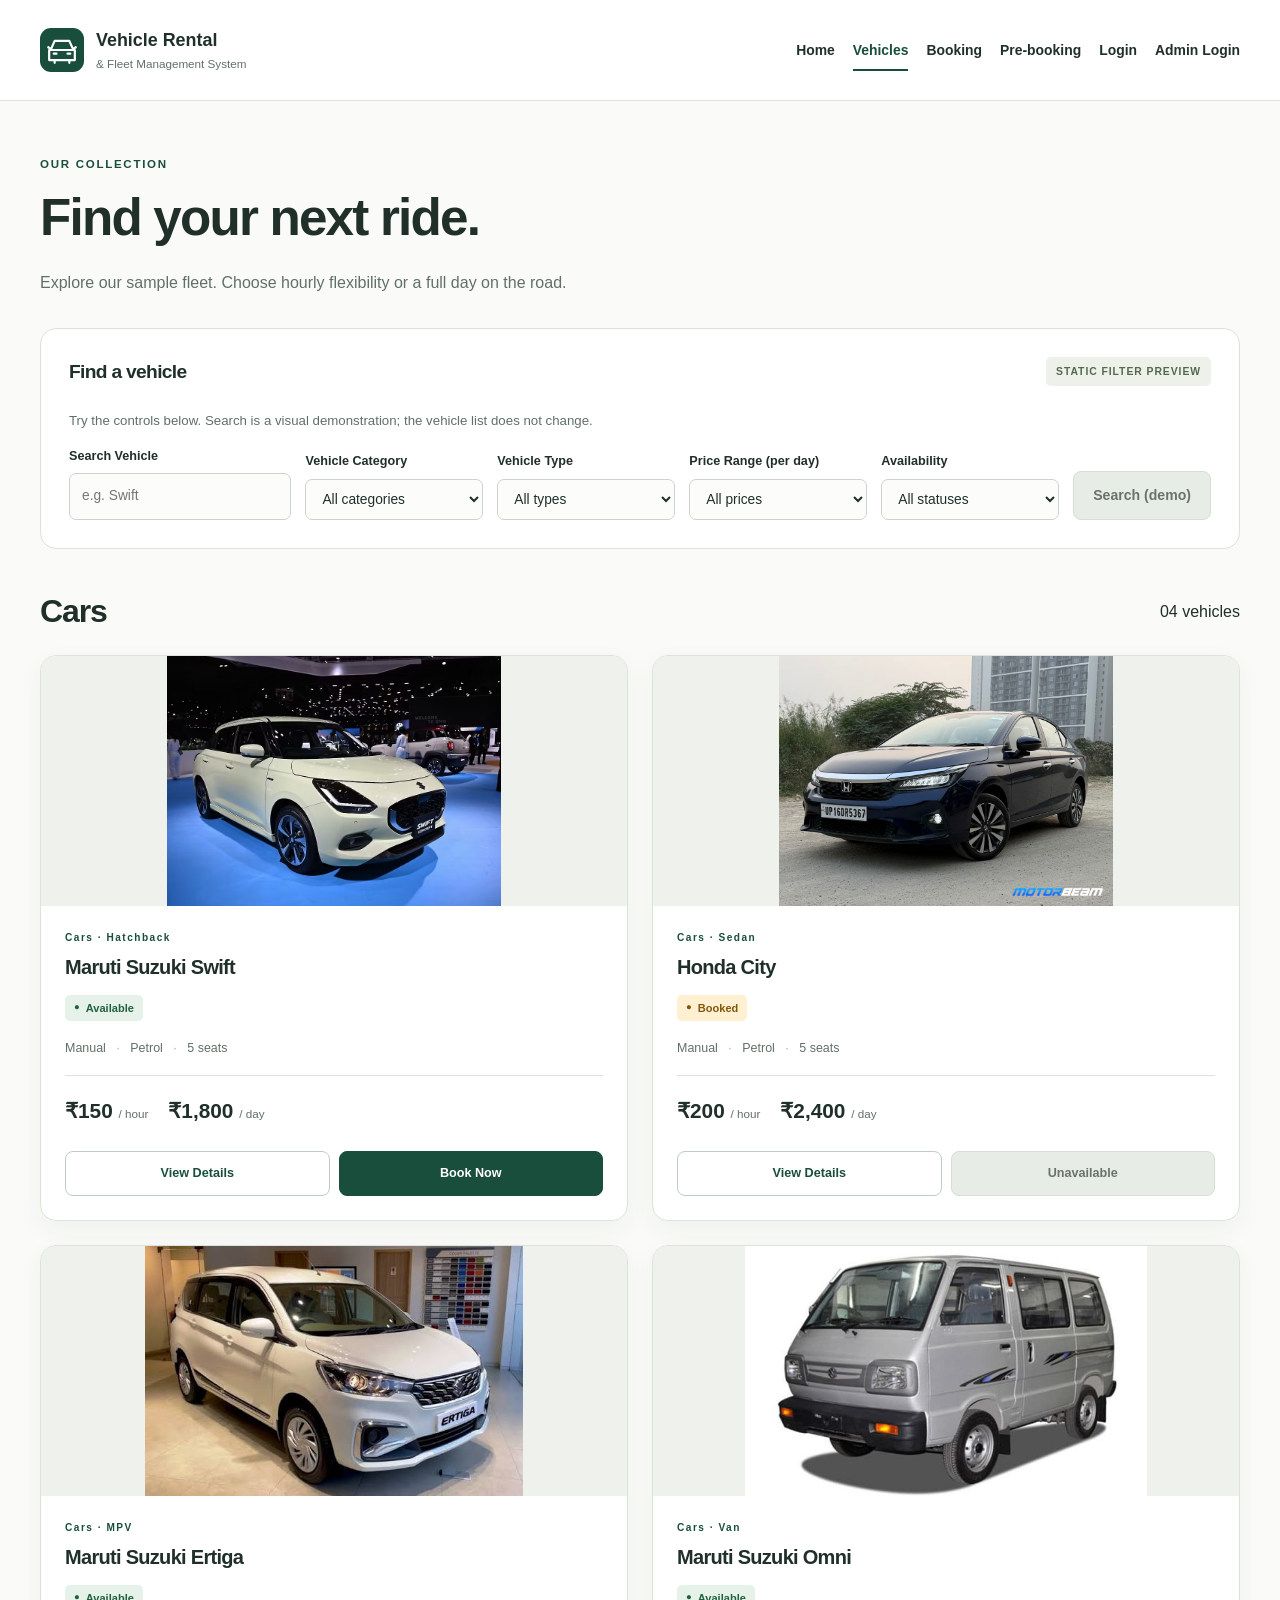
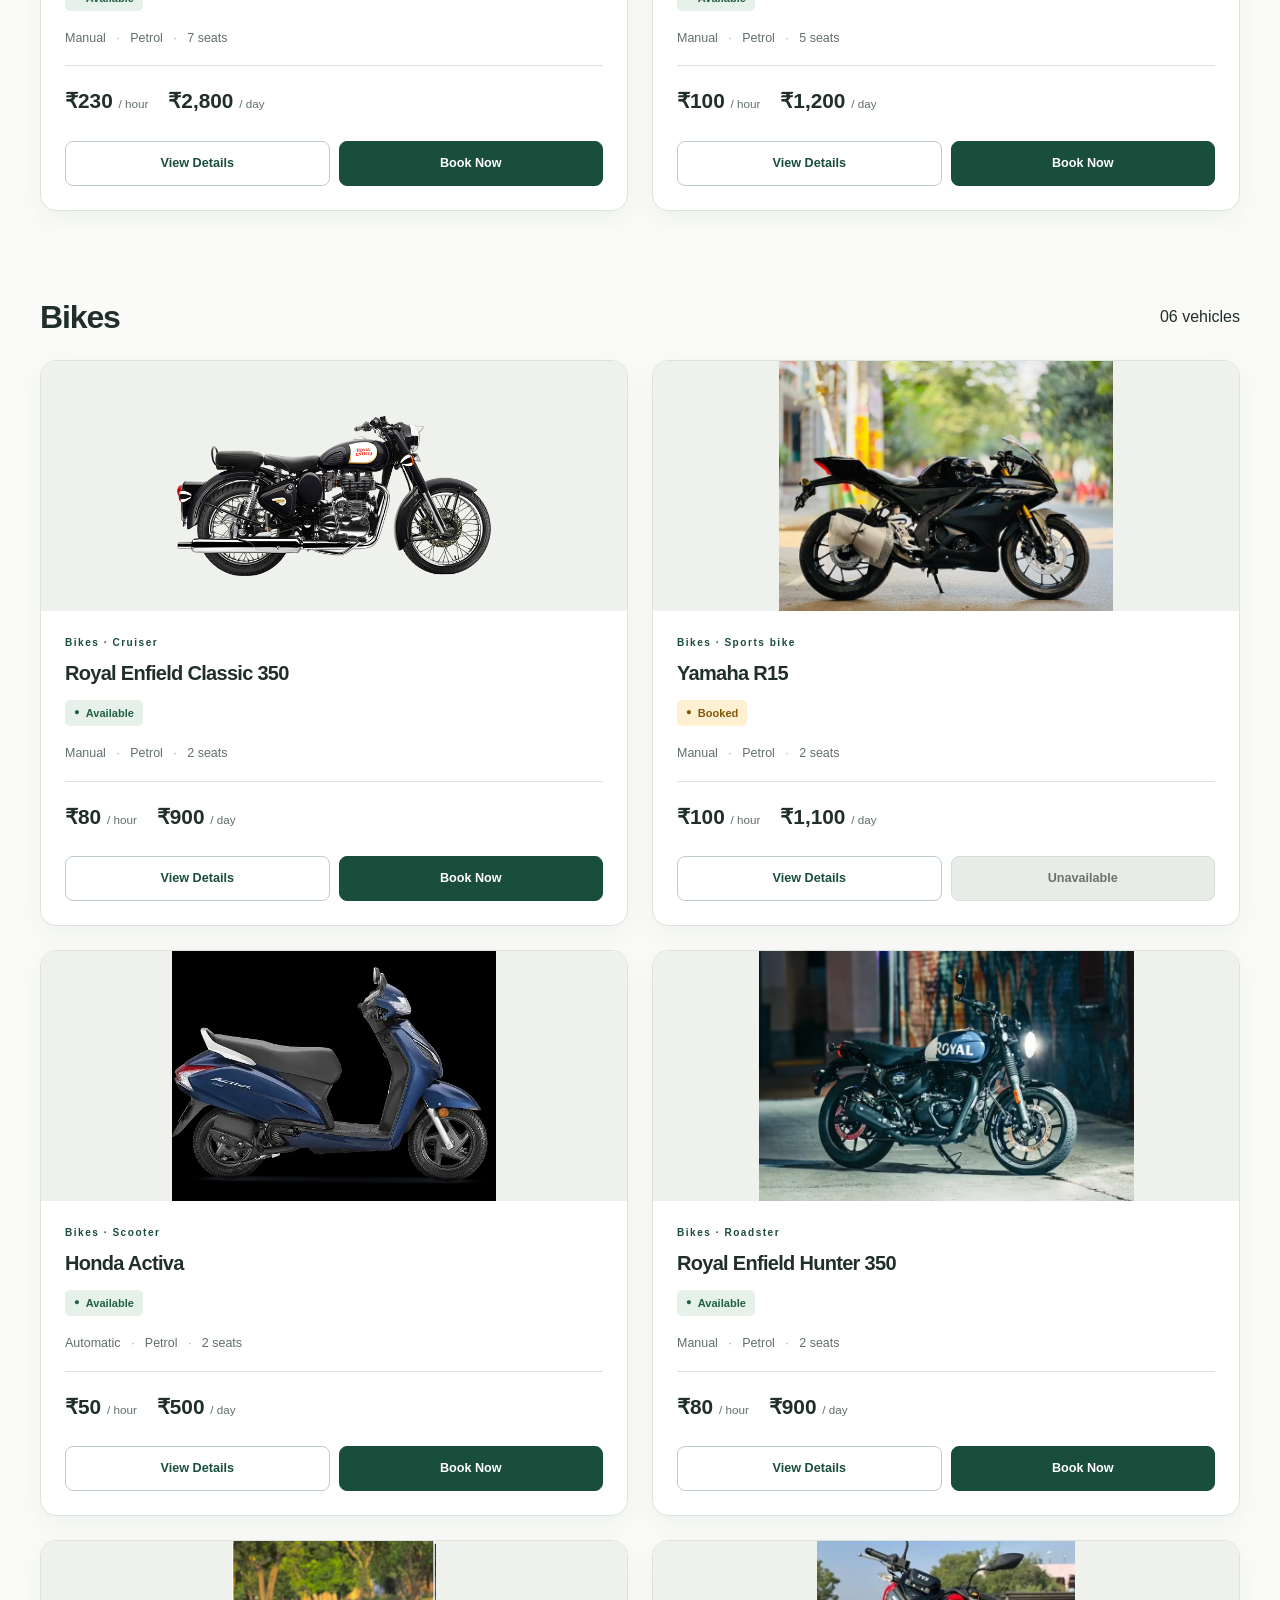
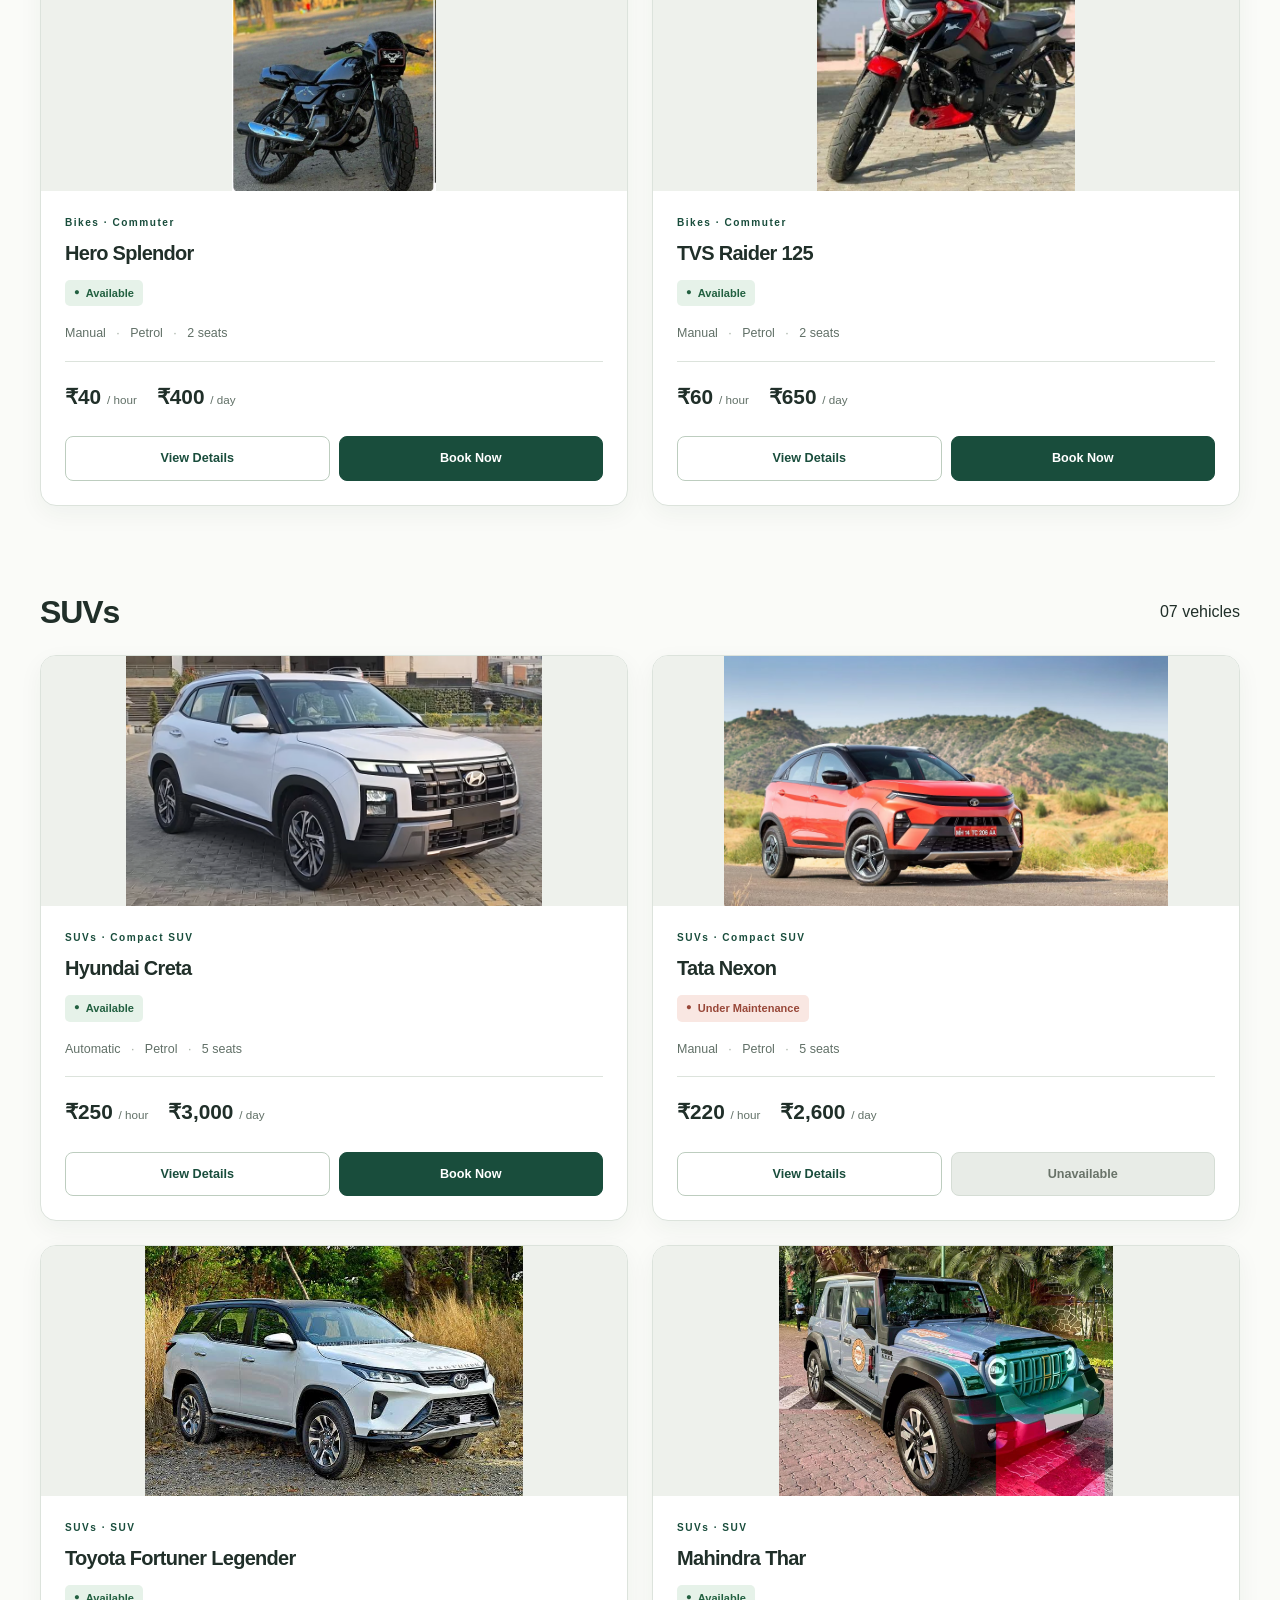
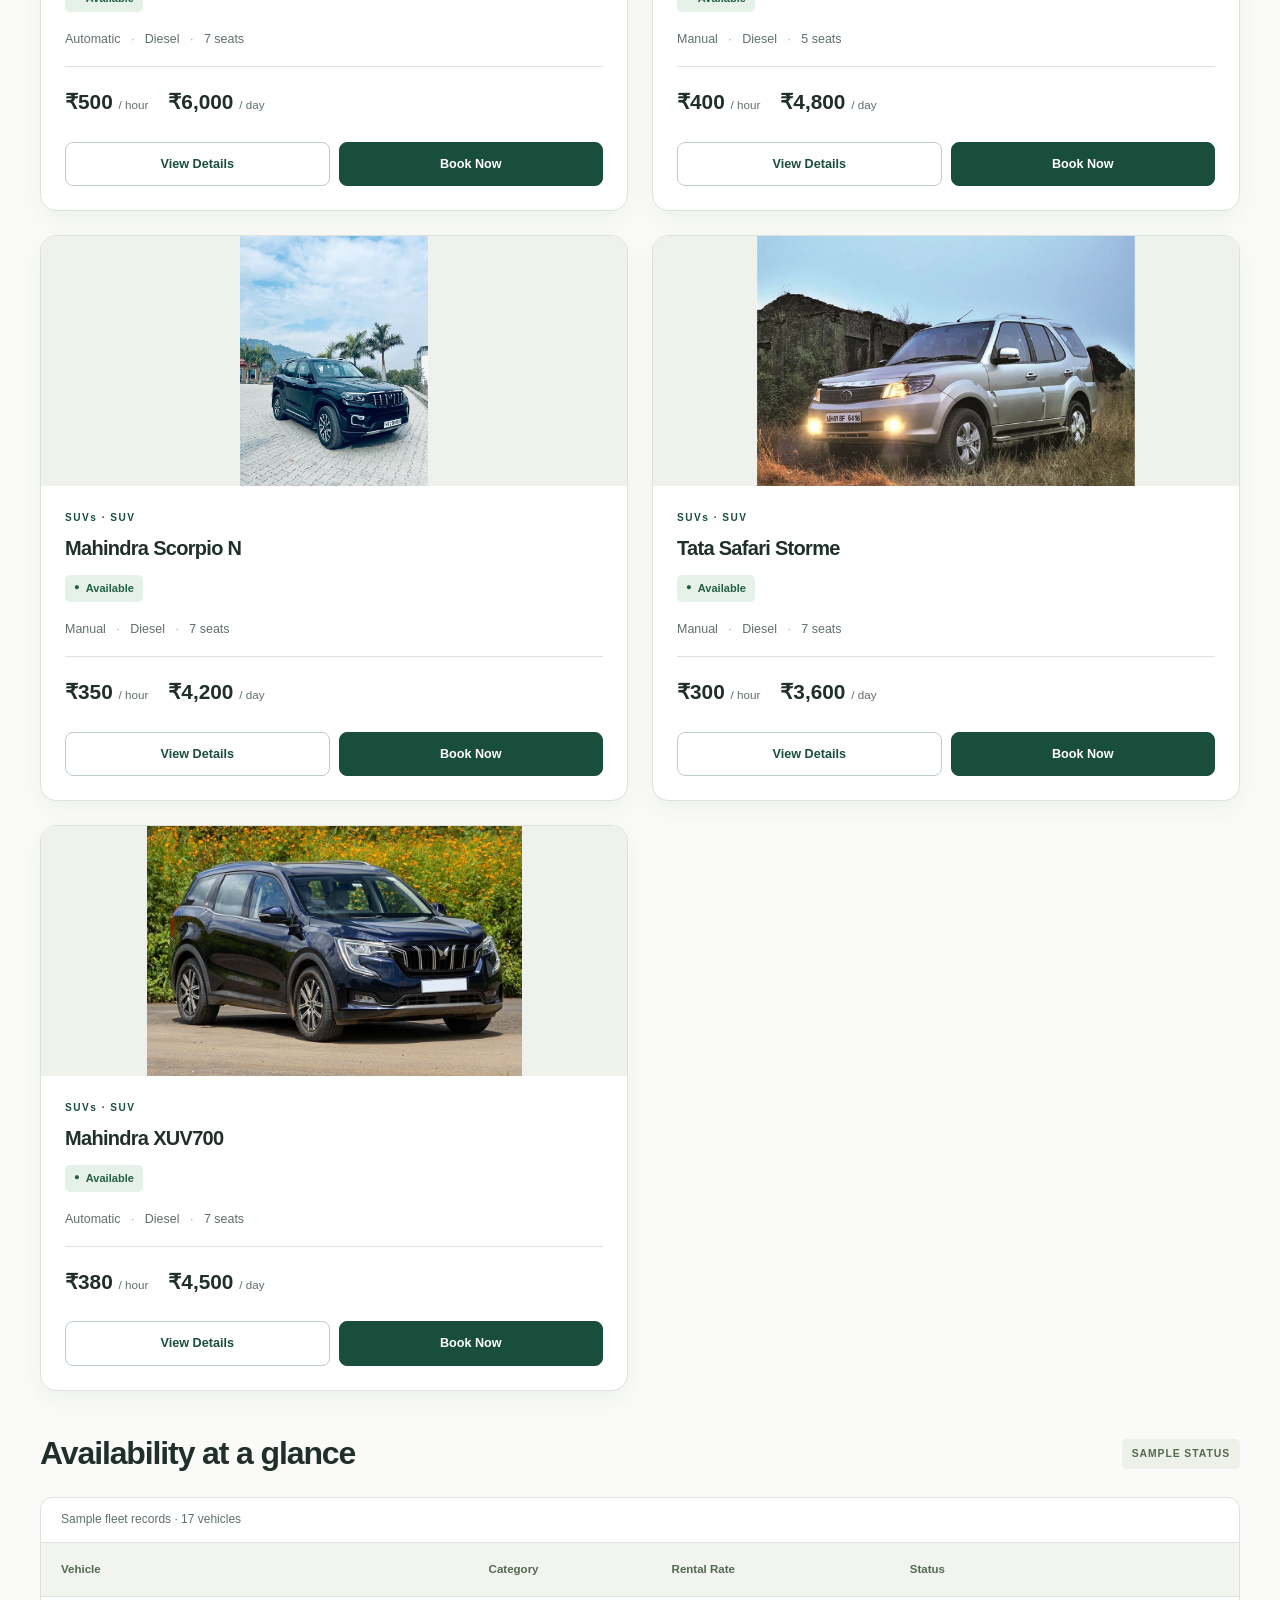
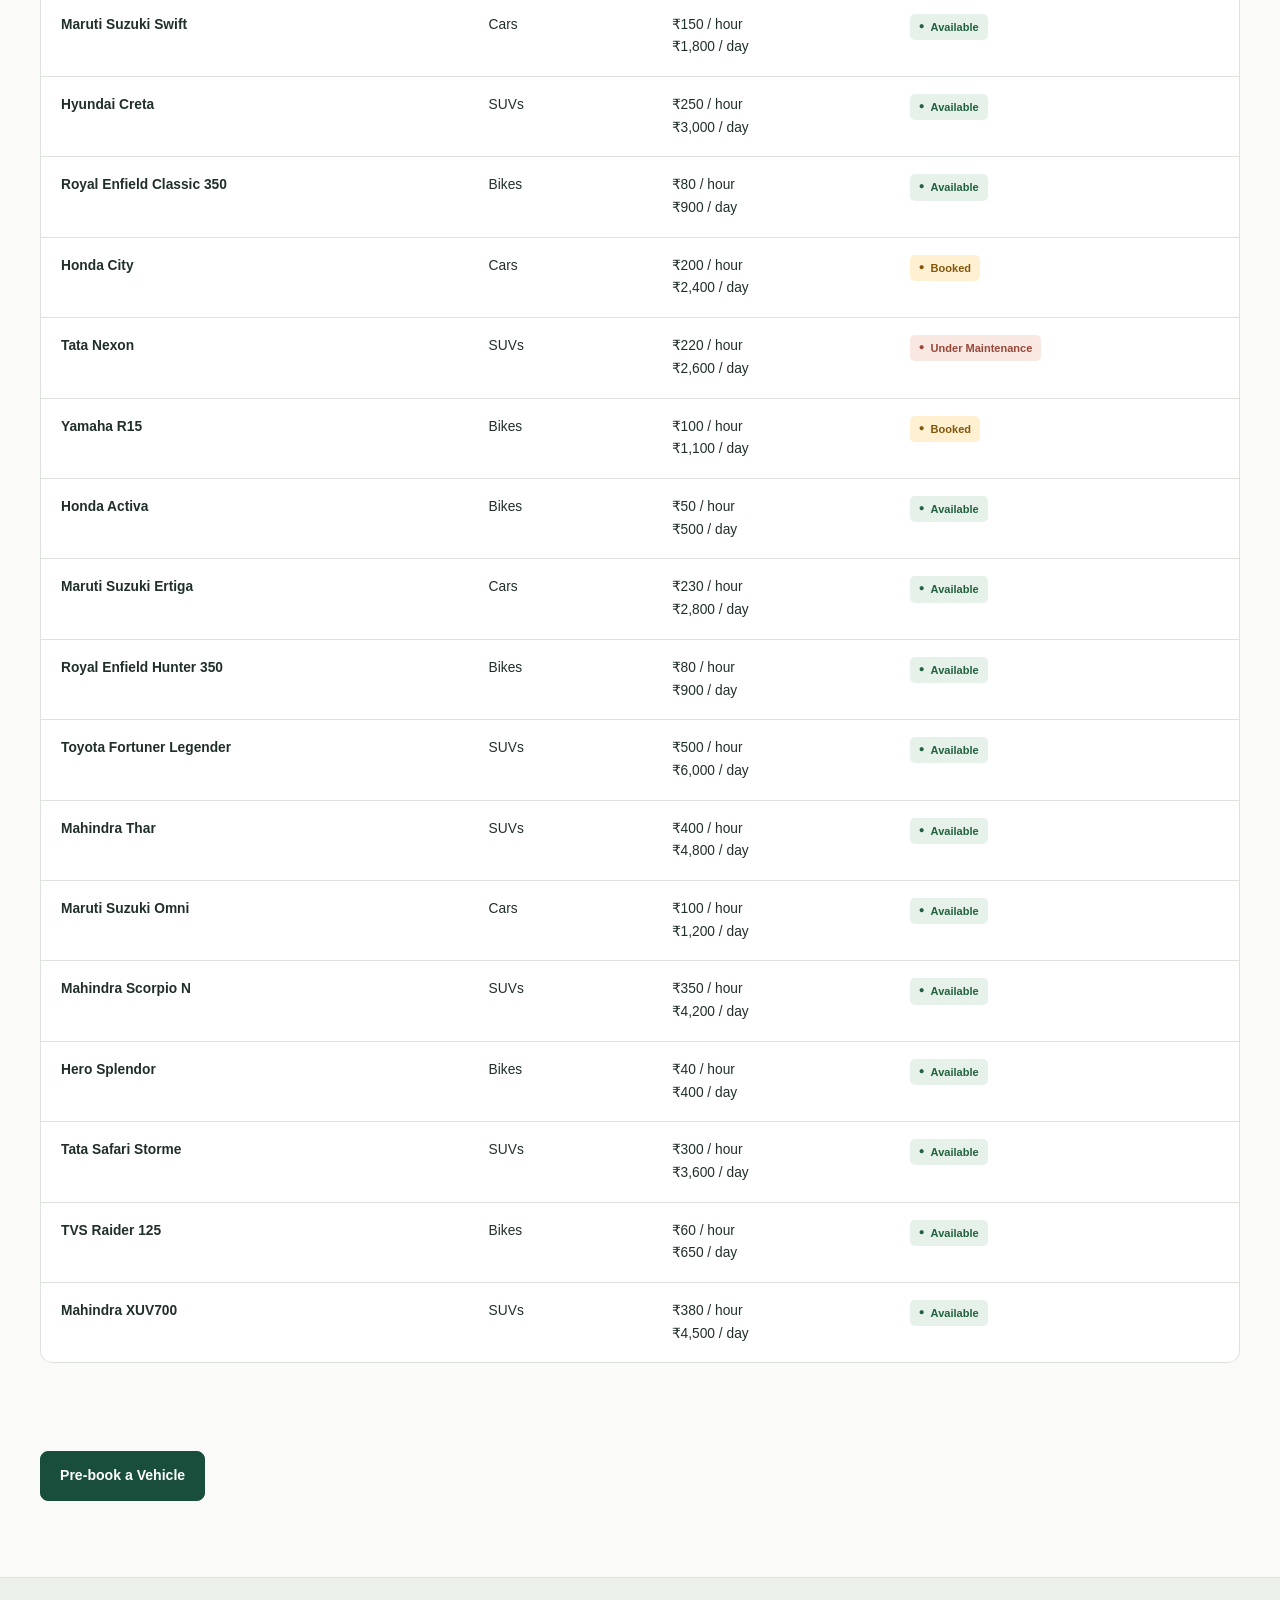
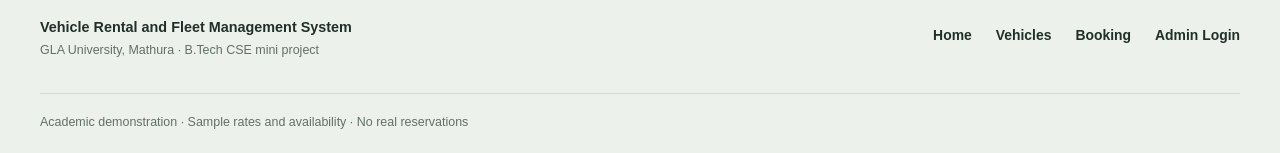
<file: vehicles.html>
<!DOCTYPE html>
<html lang="en">
    <head>
        <meta charset="UTF-8">
        <meta name="viewport" content="width=device-width, initial-scale=1.0">
        <meta name="description" content="Vehicle Rental and Fleet Management System. An HTML and CSS college mini project.">
        <title>
            Vehicles | Vehicle Rental and Fleet Management System
        </title>
        <link rel="stylesheet" href="css/style.css">
        <link rel="icon" href="images/rental-logo.svg" type="image/svg+xml">
    </head>
    <body>
        <a class="skip-link" href="#main">
            Skip to content
        </a>
        <header class="site-header">
            <div class="container header-inner">
                <a class="brand" href="index.html">
                    <img class="brand-logo" src="images/rental-logo.svg" alt="" width="48" height="48">
                    <span>
                        Vehicle Rental
                        <span class="brand-sub">
                            &amp;
                            Fleet Management System
                        </span>
                    </span>
                </a>
                <nav aria-label="Main navigation">
<a href="index.html">Home</a>
<a href="vehicles.html" aria-current="page">Vehicles</a>
<a href="booking.html">Booking</a>
<a href="pre-booking.html">Pre-booking</a>
<a href="login.html">Login</a>
<a href="admin-login.html">Admin Login</a>
</nav>
            </div>
        </header>
        <main id="main">
            <div class="container section">
                <div class="page-heading">
                    <p class="eyebrow">
                        OUR COLLECTION
                    </p>
                    <h1>
                        Find your next ride.
                    </h1>
                    <p>
                        Explore our sample fleet. Choose hourly flexibility or a full day on the road.
                    </p>
                </div>
                <section class="panel filters" aria-labelledby="filter-title">
                    <div class="section-heading">
                        <h2 id="filter-title">
                            Find a vehicle
                        </h2>
                        <span class="demo-chip">
                            STATIC FILTER PREVIEW
                        </span>
                    </div>
                    <p id="filter-note">
                        Try the controls below. Search is a visual demonstration; the vehicle list does not change.
                    </p>
                    <div class="filter-grid">
                        <div class="field">
                            <label for="search">
                                Search Vehicle
                            </label>
                            <input id="search" type="search" placeholder="e.g. Swift">
                        </div>
                        <div class="field">
                            <label for="category">
                                Vehicle Category
                            </label>
                            <select id="category">
                                <option>
                                    All categories
                                </option>
                                <option>
                                    Cars
                                </option>
                                <option>
                                    Bikes
                                </option>
                                <option>
                                    SUVs
                                </option>
                            </select>
                        </div>
                        <div class="field">
                            <label for="type">
                                Vehicle Type
                            </label>
                            <select id="type">
                                <option>
                                    All types
                                </option>
                                <option>
                                    Hatchback
                                </option>
                                <option>
                                    Sedan
                                </option>
                                <option>
                                    Compact SUV
                                </option>
                                <option>
                                    Cruiser
                                </option>
                                <option>
                                    Sports bike
                                </option>
                                <option>
                                    MPV
                                </option>
                                <option>
                                    Van
                                </option>
                                <option>
                                    Scooter
                                </option>
                                <option>
                                    Roadster
                                </option>
                                <option>
                                    Commuter
                                </option>
                                <option>
                                    SUV
                                </option>
                            </select>
                        </div>
                        <div class="field">
                            <label for="price">
                                Price Range (per day)
                            </label>
                            <select id="price">
                                <option>
                                    All prices
                                </option>
                                <option>
                                    Up to ₹1,000
                                </option>
                                <option>
                                    ₹1,001–₹2,000
                                </option>
                                <option>
                                    ₹2,001–₹3,000
                                </option>
                                <option>
                                    Above ₹3,000
                                </option>
                            </select>
                        </div>
                        <div class="field">
                            <label for="availability-filter">
                                Availability
                            </label>
                            <select id="availability-filter">
                                <option>
                                    All statuses
                                </option>
                                <option>
                                    Available
                                </option>
                                <option>
                                    Booked
                                </option>
                                <option>
                                    Under Maintenance
                                </option>
                            </select>
                        </div>
                        <button type="button" class="button" disabled aria-describedby="filter-note">
                            Search (demo)
                        </button>
                    </div>
                </section>
                <section class="section" id="cars">
                    <div class="section-heading">
                        <h2>
                            Cars
                        </h2>
                        <span>
                            04 vehicles
                        </span>
                    </div>
                    <div class="card-grid two">
                        <article class="vehicle-card">
                            <img src="images/swift.jpg" alt="Suzuki Swift concept display photograph" width="660" height="400" loading="lazy">
                            <div class="card-body">
                                <div class="eyebrow">
                                    Cars · Hatchback
                                </div>
                                <h3>
                                    Maruti Suzuki Swift
                                </h3>
                                <span class="badge available">
                                    Available
                                </span>
                                <p class="spec-line">
                                    Manual
                                    <span>
                                        ·
                                    </span>
                                    Petrol
                                    <span>
                                        ·
                                    </span>
                                    5 seats
                                </p>
                                <div class="rates">
                                    <span>
                                        <strong>
                                            ₹150
                                        </strong>
                                        / hour
                                    </span>
                                    <span>
                                        <strong>
                                            ₹1,800
                                        </strong>
                                        / day
                                    </span>
                                </div>
                                <div class="actions">
                                    <a class="button secondary" href="vehicle-details.html#swift">
                                        View Details
                                    </a>
                                    <a class="button" href="booking.html#booking-form">
                                        Book Now
                                    </a>
                                </div>
                            </div>
                        </article>
                        <article class="vehicle-card">
                            <img src="images/city.jpg" alt="Honda City supplied vehicle photograph" width="660" height="400" loading="lazy">
                            <div class="card-body">
                                <div class="eyebrow">
                                    Cars · Sedan
                                </div>
                                <h3>
                                    Honda City
                                </h3>
                                <span class="badge booked">
                                    Booked
                                </span>
                                <p class="spec-line">
                                    Manual
                                    <span>
                                        ·
                                    </span>
                                    Petrol
                                    <span>
                                        ·
                                    </span>
                                    5 seats
                                </p>
                                <div class="rates">
                                    <span>
                                        <strong>
                                            ₹200
                                        </strong>
                                        / hour
                                    </span>
                                    <span>
                                        <strong>
                                            ₹2,400
                                        </strong>
                                        / day
                                    </span>
                                </div>
                                <div class="actions">
                                    <a class="button secondary" href="vehicle-details.html#city">
                                        View Details
                                    </a>
                                    <button class="button" disabled>
                                        Unavailable
                                    </button>
                                </div>
                            </div>
                        </article>
                        <article class="vehicle-card">
                            <img src="images/ertiga.jpg" alt="Maruti Suzuki Ertiga supplied vehicle photograph" width="660" height="400" loading="lazy">
                            <div class="card-body">
                                <div class="eyebrow">
                                    Cars · MPV
                                </div>
                                <h3>
                                    Maruti Suzuki Ertiga
                                </h3>
                                <span class="badge available">
                                    Available
                                </span>
                                <p class="spec-line">
                                    Manual
                                    <span>
                                        ·
                                    </span>
                                    Petrol
                                    <span>
                                        ·
                                    </span>
                                    7 seats
                                </p>
                                <div class="rates">
                                    <span>
                                        <strong>
                                            ₹230
                                        </strong>
                                        / hour
                                    </span>
                                    <span>
                                        <strong>
                                            ₹2,800
                                        </strong>
                                        / day
                                    </span>
                                </div>
                                <div class="actions">
                                    <a class="button secondary" href="vehicle-details.html#ertiga">
                                        View Details
                                    </a>
                                    <a class="button" href="booking.html#booking-form">
                                        Book Now
                                    </a>
                                </div>
                            </div>
                        </article>
                        <article class="vehicle-card">
                            <img src="images/omni.jpg" alt="Maruti Suzuki Omni supplied vehicle photograph" width="660" height="400" loading="lazy">
                            <div class="card-body">
                                <div class="eyebrow">
                                    Cars · Van
                                </div>
                                <h3>
                                    Maruti Suzuki Omni
                                </h3>
                                <span class="badge available">
                                    Available
                                </span>
                                <p class="spec-line">
                                    Manual
                                    <span>
                                        ·
                                    </span>
                                    Petrol
                                    <span>
                                        ·
                                    </span>
                                    5 seats
                                </p>
                                <div class="rates">
                                    <span>
                                        <strong>
                                            ₹100
                                        </strong>
                                        / hour
                                    </span>
                                    <span>
                                        <strong>
                                            ₹1,200
                                        </strong>
                                        / day
                                    </span>
                                </div>
                                <div class="actions">
                                    <a class="button secondary" href="vehicle-details.html#omni">
                                        View Details
                                    </a>
                                    <a class="button" href="booking.html#booking-form">
                                        Book Now
                                    </a>
                                </div>
                            </div>
                        </article>
                    </div>
                </section>
                <section class="section" id="bikes">
                    <div class="section-heading">
                        <h2>
                            Bikes
                        </h2>
                        <span>
                            06 vehicles
                        </span>
                    </div>
                    <div class="card-grid two">
                        <article class="vehicle-card">
                            <img src="images/classic.png" alt="Royal Enfield Classic 350 supplied vehicle photograph" width="660" height="400" loading="lazy">
                            <div class="card-body">
                                <div class="eyebrow">
                                    Bikes · Cruiser
                                </div>
                                <h3>
                                    Royal Enfield Classic 350
                                </h3>
                                <span class="badge available">
                                    Available
                                </span>
                                <p class="spec-line">
                                    Manual
                                    <span>
                                        ·
                                    </span>
                                    Petrol
                                    <span>
                                        ·
                                    </span>
                                    2 seats
                                </p>
                                <div class="rates">
                                    <span>
                                        <strong>
                                            ₹80
                                        </strong>
                                        / hour
                                    </span>
                                    <span>
                                        <strong>
                                            ₹900
                                        </strong>
                                        / day
                                    </span>
                                </div>
                                <div class="actions">
                                    <a class="button secondary" href="vehicle-details.html#classic">
                                        View Details
                                    </a>
                                    <a class="button" href="booking.html#booking-form">
                                        Book Now
                                    </a>
                                </div>
                            </div>
                        </article>
                        <article class="vehicle-card">
                            <img src="images/r15.jpg" alt="Yamaha R15 supplied vehicle photograph" width="660" height="400" loading="lazy">
                            <div class="card-body">
                                <div class="eyebrow">
                                    Bikes · Sports bike
                                </div>
                                <h3>
                                    Yamaha R15
                                </h3>
                                <span class="badge booked">
                                    Booked
                                </span>
                                <p class="spec-line">
                                    Manual
                                    <span>
                                        ·
                                    </span>
                                    Petrol
                                    <span>
                                        ·
                                    </span>
                                    2 seats
                                </p>
                                <div class="rates">
                                    <span>
                                        <strong>
                                            ₹100
                                        </strong>
                                        / hour
                                    </span>
                                    <span>
                                        <strong>
                                            ₹1,100
                                        </strong>
                                        / day
                                    </span>
                                </div>
                                <div class="actions">
                                    <a class="button secondary" href="vehicle-details.html#r15">
                                        View Details
                                    </a>
                                    <button class="button" disabled>
                                        Unavailable
                                    </button>
                                </div>
                            </div>
                        </article>
                        <article class="vehicle-card">
                            <img src="images/activa.jpg" alt="Honda Activa supplied vehicle photograph" width="660" height="400" loading="lazy">
                            <div class="card-body">
                                <div class="eyebrow">
                                    Bikes · Scooter
                                </div>
                                <h3>
                                    Honda Activa
                                </h3>
                                <span class="badge available">
                                    Available
                                </span>
                                <p class="spec-line">
                                    Automatic
                                    <span>
                                        ·
                                    </span>
                                    Petrol
                                    <span>
                                        ·
                                    </span>
                                    2 seats
                                </p>
                                <div class="rates">
                                    <span>
                                        <strong>
                                            ₹50
                                        </strong>
                                        / hour
                                    </span>
                                    <span>
                                        <strong>
                                            ₹500
                                        </strong>
                                        / day
                                    </span>
                                </div>
                                <div class="actions">
                                    <a class="button secondary" href="vehicle-details.html#activa">
                                        View Details
                                    </a>
                                    <a class="button" href="booking.html#booking-form">
                                        Book Now
                                    </a>
                                </div>
                            </div>
                        </article>
                        <article class="vehicle-card">
                            <img src="images/hunter.avif" alt="Royal Enfield Hunter 350 supplied vehicle photograph" width="660" height="400" loading="lazy">
                            <div class="card-body">
                                <div class="eyebrow">
                                    Bikes · Roadster
                                </div>
                                <h3>
                                    Royal Enfield Hunter 350
                                </h3>
                                <span class="badge available">
                                    Available
                                </span>
                                <p class="spec-line">
                                    Manual
                                    <span>
                                        ·
                                    </span>
                                    Petrol
                                    <span>
                                        ·
                                    </span>
                                    2 seats
                                </p>
                                <div class="rates">
                                    <span>
                                        <strong>
                                            ₹80
                                        </strong>
                                        / hour
                                    </span>
                                    <span>
                                        <strong>
                                            ₹900
                                        </strong>
                                        / day
                                    </span>
                                </div>
                                <div class="actions">
                                    <a class="button secondary" href="vehicle-details.html#hunter">
                                        View Details
                                    </a>
                                    <a class="button" href="booking.html#booking-form">
                                        Book Now
                                    </a>
                                </div>
                            </div>
                        </article>
                        <article class="vehicle-card">
                            <img src="images/splendor.jpg" alt="Hero Splendor supplied vehicle photograph" width="660" height="400" loading="lazy">
                            <div class="card-body">
                                <div class="eyebrow">
                                    Bikes · Commuter
                                </div>
                                <h3>
                                    Hero Splendor
                                </h3>
                                <span class="badge available">
                                    Available
                                </span>
                                <p class="spec-line">
                                    Manual
                                    <span>
                                        ·
                                    </span>
                                    Petrol
                                    <span>
                                        ·
                                    </span>
                                    2 seats
                                </p>
                                <div class="rates">
                                    <span>
                                        <strong>
                                            ₹40
                                        </strong>
                                        / hour
                                    </span>
                                    <span>
                                        <strong>
                                            ₹400
                                        </strong>
                                        / day
                                    </span>
                                </div>
                                <div class="actions">
                                    <a class="button secondary" href="vehicle-details.html#splendor">
                                        View Details
                                    </a>
                                    <a class="button" href="booking.html#booking-form">
                                        Book Now
                                    </a>
                                </div>
                            </div>
                        </article>
                        <article class="vehicle-card">
                            <img src="images/raider.jpg" alt="TVS Raider 125 supplied vehicle photograph" width="660" height="400" loading="lazy">
                            <div class="card-body">
                                <div class="eyebrow">
                                    Bikes · Commuter
                                </div>
                                <h3>
                                    TVS Raider 125
                                </h3>
                                <span class="badge available">
                                    Available
                                </span>
                                <p class="spec-line">
                                    Manual
                                    <span>
                                        ·
                                    </span>
                                    Petrol
                                    <span>
                                        ·
                                    </span>
                                    2 seats
                                </p>
                                <div class="rates">
                                    <span>
                                        <strong>
                                            ₹60
                                        </strong>
                                        / hour
                                    </span>
                                    <span>
                                        <strong>
                                            ₹650
                                        </strong>
                                        / day
                                    </span>
                                </div>
                                <div class="actions">
                                    <a class="button secondary" href="vehicle-details.html#raider">
                                        View Details
                                    </a>
                                    <a class="button" href="booking.html#booking-form">
                                        Book Now
                                    </a>
                                </div>
                            </div>
                        </article>
                    </div>
                </section>
                <section class="section" id="suvs">
                    <div class="section-heading">
                        <h2>
                            SUVs
                        </h2>
                        <span>
                            07 vehicles
                        </span>
                    </div>
                    <div class="card-grid two">
                        <article class="vehicle-card">
                            <img src="images/creta.png" alt="Hyundai Creta supplied vehicle photograph" width="660" height="400" loading="lazy">
                            <div class="card-body">
                                <div class="eyebrow">
                                    SUVs · Compact SUV
                                </div>
                                <h3>
                                    Hyundai Creta
                                </h3>
                                <span class="badge available">
                                    Available
                                </span>
                                <p class="spec-line">
                                    Automatic
                                    <span>
                                        ·
                                    </span>
                                    Petrol
                                    <span>
                                        ·
                                    </span>
                                    5 seats
                                </p>
                                <div class="rates">
                                    <span>
                                        <strong>
                                            ₹250
                                        </strong>
                                        / hour
                                    </span>
                                    <span>
                                        <strong>
                                            ₹3,000
                                        </strong>
                                        / day
                                    </span>
                                </div>
                                <div class="actions">
                                    <a class="button secondary" href="vehicle-details.html#creta">
                                        View Details
                                    </a>
                                    <a class="button" href="booking.html#booking-form">
                                        Book Now
                                    </a>
                                </div>
                            </div>
                        </article>
                        <article class="vehicle-card">
                            <img src="images/nexon.jpg" alt="Tata Nexon supplied vehicle photograph" width="660" height="400" loading="lazy">
                            <div class="card-body">
                                <div class="eyebrow">
                                    SUVs · Compact SUV
                                </div>
                                <h3>
                                    Tata Nexon
                                </h3>
                                <span class="badge maintenance">
                                    Under Maintenance
                                </span>
                                <p class="spec-line">
                                    Manual
                                    <span>
                                        ·
                                    </span>
                                    Petrol
                                    <span>
                                        ·
                                    </span>
                                    5 seats
                                </p>
                                <div class="rates">
                                    <span>
                                        <strong>
                                            ₹220
                                        </strong>
                                        / hour
                                    </span>
                                    <span>
                                        <strong>
                                            ₹2,600
                                        </strong>
                                        / day
                                    </span>
                                </div>
                                <div class="actions">
                                    <a class="button secondary" href="vehicle-details.html#nexon">
                                        View Details
                                    </a>
                                    <button class="button" disabled>
                                        Unavailable
                                    </button>
                                </div>
                            </div>
                        </article>
                        <article class="vehicle-card">
                            <img src="images/fortuner.jpg" alt="Toyota Fortuner Legender supplied vehicle photograph" width="660" height="400" loading="lazy">
                            <div class="card-body">
                                <div class="eyebrow">
                                    SUVs · SUV
                                </div>
                                <h3>
                                    Toyota Fortuner Legender
                                </h3>
                                <span class="badge available">
                                    Available
                                </span>
                                <p class="spec-line">
                                    Automatic
                                    <span>
                                        ·
                                    </span>
                                    Diesel
                                    <span>
                                        ·
                                    </span>
                                    7 seats
                                </p>
                                <div class="rates">
                                    <span>
                                        <strong>
                                            ₹500
                                        </strong>
                                        / hour
                                    </span>
                                    <span>
                                        <strong>
                                            ₹6,000
                                        </strong>
                                        / day
                                    </span>
                                </div>
                                <div class="actions">
                                    <a class="button secondary" href="vehicle-details.html#fortuner">
                                        View Details
                                    </a>
                                    <a class="button" href="booking.html#booking-form">
                                        Book Now
                                    </a>
                                </div>
                            </div>
                        </article>
                        <article class="vehicle-card">
                            <img src="images/thar.jpg" alt="Mahindra Thar supplied vehicle photograph" width="660" height="400" loading="lazy">
                            <div class="card-body">
                                <div class="eyebrow">
                                    SUVs · SUV
                                </div>
                                <h3>
                                    Mahindra Thar
                                </h3>
                                <span class="badge available">
                                    Available
                                </span>
                                <p class="spec-line">
                                    Manual
                                    <span>
                                        ·
                                    </span>
                                    Diesel
                                    <span>
                                        ·
                                    </span>
                                    5 seats
                                </p>
                                <div class="rates">
                                    <span>
                                        <strong>
                                            ₹400
                                        </strong>
                                        / hour
                                    </span>
                                    <span>
                                        <strong>
                                            ₹4,800
                                        </strong>
                                        / day
                                    </span>
                                </div>
                                <div class="actions">
                                    <a class="button secondary" href="vehicle-details.html#thar">
                                        View Details
                                    </a>
                                    <a class="button" href="booking.html#booking-form">
                                        Book Now
                                    </a>
                                </div>
                            </div>
                        </article>
                        <article class="vehicle-card">
                            <img src="images/scorpio.jpg" alt="Mahindra Scorpio N supplied vehicle photograph" width="660" height="400" loading="lazy">
                            <div class="card-body">
                                <div class="eyebrow">
                                    SUVs · SUV
                                </div>
                                <h3>
                                    Mahindra Scorpio N
                                </h3>
                                <span class="badge available">
                                    Available
                                </span>
                                <p class="spec-line">
                                    Manual
                                    <span>
                                        ·
                                    </span>
                                    Diesel
                                    <span>
                                        ·
                                    </span>
                                    7 seats
                                </p>
                                <div class="rates">
                                    <span>
                                        <strong>
                                            ₹350
                                        </strong>
                                        / hour
                                    </span>
                                    <span>
                                        <strong>
                                            ₹4,200
                                        </strong>
                                        / day
                                    </span>
                                </div>
                                <div class="actions">
                                    <a class="button secondary" href="vehicle-details.html#scorpio">
                                        View Details
                                    </a>
                                    <a class="button" href="booking.html#booking-form">
                                        Book Now
                                    </a>
                                </div>
                            </div>
                        </article>
                        <article class="vehicle-card">
                            <img src="images/safari.webp" alt="Tata Safari Storme supplied vehicle photograph" width="660" height="400" loading="lazy">
                            <div class="card-body">
                                <div class="eyebrow">
                                    SUVs · SUV
                                </div>
                                <h3>
                                    Tata Safari Storme
                                </h3>
                                <span class="badge available">
                                    Available
                                </span>
                                <p class="spec-line">
                                    Manual
                                    <span>
                                        ·
                                    </span>
                                    Diesel
                                    <span>
                                        ·
                                    </span>
                                    7 seats
                                </p>
                                <div class="rates">
                                    <span>
                                        <strong>
                                            ₹300
                                        </strong>
                                        / hour
                                    </span>
                                    <span>
                                        <strong>
                                            ₹3,600
                                        </strong>
                                        / day
                                    </span>
                                </div>
                                <div class="actions">
                                    <a class="button secondary" href="vehicle-details.html#safari">
                                        View Details
                                    </a>
                                    <a class="button" href="booking.html#booking-form">
                                        Book Now
                                    </a>
                                </div>
                            </div>
                        </article>
                        <article class="vehicle-card">
                            <img src="images/xuv700.jpg" alt="Mahindra XUV700 supplied vehicle photograph" width="660" height="400" loading="lazy">
                            <div class="card-body">
                                <div class="eyebrow">
                                    SUVs · SUV
                                </div>
                                <h3>
                                    Mahindra XUV700
                                </h3>
                                <span class="badge available">
                                    Available
                                </span>
                                <p class="spec-line">
                                    Automatic
                                    <span>
                                        ·
                                    </span>
                                    Diesel
                                    <span>
                                        ·
                                    </span>
                                    7 seats
                                </p>
                                <div class="rates">
                                    <span>
                                        <strong>
                                            ₹380
                                        </strong>
                                        / hour
                                    </span>
                                    <span>
                                        <strong>
                                            ₹4,500
                                        </strong>
                                        / day
                                    </span>
                                </div>
                                <div class="actions">
                                    <a class="button secondary" href="vehicle-details.html#xuv700">
                                        View Details
                                    </a>
                                    <a class="button" href="booking.html#booking-form">
                                        Book Now
                                    </a>
                                </div>
                            </div>
                        </article>
                    </div>
                </section>
                <section id="availability">
                    <div class="section-heading">
                        <h2>
                            Availability at a glance
                        </h2>
                        <span class="demo-chip">
                            SAMPLE STATUS
                        </span>
                    </div>
                    <div class="table-wrap" role="region" aria-label="Vehicle availability table" tabindex="0">
                        <table>
                            <caption>
                                Sample fleet records · 17 vehicles
                            </caption>
                            <thead>
                                <tr>
                                    <th scope="col">
                                        Vehicle
                                    </th>
                                    <th scope="col">
                                        Category
                                    </th>
                                    <th scope="col">
                                        Rental Rate
                                    </th>
                                    <th scope="col">
                                        Status
                                    </th>
                                </tr>
                            </thead>
                            <tbody>
                                <tr>
                                    <th scope="row">
                                        <a href="vehicle-details.html#swift">
                                            Maruti Suzuki Swift
                                        </a>
                                    </th>
                                    <td>
                                        Cars
                                    </td>
                                    <td>
                                        ₹150 / hour
                                        <br>
                                        ₹1,800 / day
                                    </td>
                                    <td>
                                        <span class="badge available">
                                            Available
                                        </span>
                                    </td>
                                </tr>
                                <tr>
                                    <th scope="row">
                                        <a href="vehicle-details.html#creta">
                                            Hyundai Creta
                                        </a>
                                    </th>
                                    <td>
                                        SUVs
                                    </td>
                                    <td>
                                        ₹250 / hour
                                        <br>
                                        ₹3,000 / day
                                    </td>
                                    <td>
                                        <span class="badge available">
                                            Available
                                        </span>
                                    </td>
                                </tr>
                                <tr>
                                    <th scope="row">
                                        <a href="vehicle-details.html#classic">
                                            Royal Enfield Classic 350
                                        </a>
                                    </th>
                                    <td>
                                        Bikes
                                    </td>
                                    <td>
                                        ₹80 / hour
                                        <br>
                                        ₹900 / day
                                    </td>
                                    <td>
                                        <span class="badge available">
                                            Available
                                        </span>
                                    </td>
                                </tr>
                                <tr>
                                    <th scope="row">
                                        <a href="vehicle-details.html#city">
                                            Honda City
                                        </a>
                                    </th>
                                    <td>
                                        Cars
                                    </td>
                                    <td>
                                        ₹200 / hour
                                        <br>
                                        ₹2,400 / day
                                    </td>
                                    <td>
                                        <span class="badge booked">
                                            Booked
                                        </span>
                                    </td>
                                </tr>
                                <tr>
                                    <th scope="row">
                                        <a href="vehicle-details.html#nexon">
                                            Tata Nexon
                                        </a>
                                    </th>
                                    <td>
                                        SUVs
                                    </td>
                                    <td>
                                        ₹220 / hour
                                        <br>
                                        ₹2,600 / day
                                    </td>
                                    <td>
                                        <span class="badge maintenance">
                                            Under Maintenance
                                        </span>
                                    </td>
                                </tr>
                                <tr>
                                    <th scope="row">
                                        <a href="vehicle-details.html#r15">
                                            Yamaha R15
                                        </a>
                                    </th>
                                    <td>
                                        Bikes
                                    </td>
                                    <td>
                                        ₹100 / hour
                                        <br>
                                        ₹1,100 / day
                                    </td>
                                    <td>
                                        <span class="badge booked">
                                            Booked
                                        </span>
                                    </td>
                                </tr>
                                <tr>
                                    <th scope="row">
                                        <a href="vehicle-details.html#activa">
                                            Honda Activa
                                        </a>
                                    </th>
                                    <td>
                                        Bikes
                                    </td>
                                    <td>
                                        ₹50 / hour
                                        <br>
                                        ₹500 / day
                                    </td>
                                    <td>
                                        <span class="badge available">
                                            Available
                                        </span>
                                    </td>
                                </tr>
                                <tr>
                                    <th scope="row">
                                        <a href="vehicle-details.html#ertiga">
                                            Maruti Suzuki Ertiga
                                        </a>
                                    </th>
                                    <td>
                                        Cars
                                    </td>
                                    <td>
                                        ₹230 / hour
                                        <br>
                                        ₹2,800 / day
                                    </td>
                                    <td>
                                        <span class="badge available">
                                            Available
                                        </span>
                                    </td>
                                </tr>
                                <tr>
                                    <th scope="row">
                                        <a href="vehicle-details.html#hunter">
                                            Royal Enfield Hunter 350
                                        </a>
                                    </th>
                                    <td>
                                        Bikes
                                    </td>
                                    <td>
                                        ₹80 / hour
                                        <br>
                                        ₹900 / day
                                    </td>
                                    <td>
                                        <span class="badge available">
                                            Available
                                        </span>
                                    </td>
                                </tr>
                                <tr>
                                    <th scope="row">
                                        <a href="vehicle-details.html#fortuner">
                                            Toyota Fortuner Legender
                                        </a>
                                    </th>
                                    <td>
                                        SUVs
                                    </td>
                                    <td>
                                        ₹500 / hour
                                        <br>
                                        ₹6,000 / day
                                    </td>
                                    <td>
                                        <span class="badge available">
                                            Available
                                        </span>
                                    </td>
                                </tr>
                                <tr>
                                    <th scope="row">
                                        <a href="vehicle-details.html#thar">
                                            Mahindra Thar
                                        </a>
                                    </th>
                                    <td>
                                        SUVs
                                    </td>
                                    <td>
                                        ₹400 / hour
                                        <br>
                                        ₹4,800 / day
                                    </td>
                                    <td>
                                        <span class="badge available">
                                            Available
                                        </span>
                                    </td>
                                </tr>
                                <tr>
                                    <th scope="row">
                                        <a href="vehicle-details.html#omni">
                                            Maruti Suzuki Omni
                                        </a>
                                    </th>
                                    <td>
                                        Cars
                                    </td>
                                    <td>
                                        ₹100 / hour
                                        <br>
                                        ₹1,200 / day
                                    </td>
                                    <td>
                                        <span class="badge available">
                                            Available
                                        </span>
                                    </td>
                                </tr>
                                <tr>
                                    <th scope="row">
                                        <a href="vehicle-details.html#scorpio">
                                            Mahindra Scorpio N
                                        </a>
                                    </th>
                                    <td>
                                        SUVs
                                    </td>
                                    <td>
                                        ₹350 / hour
                                        <br>
                                        ₹4,200 / day
                                    </td>
                                    <td>
                                        <span class="badge available">
                                            Available
                                        </span>
                                    </td>
                                </tr>
                                <tr>
                                    <th scope="row">
                                        <a href="vehicle-details.html#splendor">
                                            Hero Splendor
                                        </a>
                                    </th>
                                    <td>
                                        Bikes
                                    </td>
                                    <td>
                                        ₹40 / hour
                                        <br>
                                        ₹400 / day
                                    </td>
                                    <td>
                                        <span class="badge available">
                                            Available
                                        </span>
                                    </td>
                                </tr>
                                <tr>
                                    <th scope="row">
                                        <a href="vehicle-details.html#safari">
                                            Tata Safari Storme
                                        </a>
                                    </th>
                                    <td>
                                        SUVs
                                    </td>
                                    <td>
                                        ₹300 / hour
                                        <br>
                                        ₹3,600 / day
                                    </td>
                                    <td>
                                        <span class="badge available">
                                            Available
                                        </span>
                                    </td>
                                </tr>
                                <tr>
                                    <th scope="row">
                                        <a href="vehicle-details.html#raider">
                                            TVS Raider 125
                                        </a>
                                    </th>
                                    <td>
                                        Bikes
                                    </td>
                                    <td>
                                        ₹60 / hour
                                        <br>
                                        ₹650 / day
                                    </td>
                                    <td>
                                        <span class="badge available">
                                            Available
                                        </span>
                                    </td>
                                </tr>
                                <tr>
                                    <th scope="row">
                                        <a href="vehicle-details.html#xuv700">
                                            Mahindra XUV700
                                        </a>
                                    </th>
                                    <td>
                                        SUVs
                                    </td>
                                    <td>
                                        ₹380 / hour
                                        <br>
                                        ₹4,500 / day
                                    </td>
                                    <td>
                                        <span class="badge available">
                                            Available
                                        </span>
                                    </td>
                                </tr>
                            </tbody>
                        </table>
                    </div>
                </section>
            </div>
        <section class="container section">
<a class="button" href="pre-booking.html">Pre-book a Vehicle</a>
</section>
</main>
        <footer>
            <div class="container footer-grid">
                <div>
                    <strong>
                        Vehicle Rental and Fleet Management System
                    </strong>
                    <p>
                        GLA University, Mathura · B.Tech CSE mini project
                    </p>
                </div>
                <nav aria-label="Footer navigation">
                    <a href="index.html">
                        Home
                    </a>
                    <a href="vehicles.html">
                        Vehicles
                    </a>
                    <a href="booking.html">
                        Booking
                    </a>
                    <a href="admin-login.html">Admin Login</a>
                </nav>
            </div>
            <div class="container footer-note">
                Academic demonstration · Sample rates and availability · No real reservations
            </div>
        </footer>
    </body>
</html>
</file>
<file: css/style.css>
/* 1. Theme and base */
:root {
    --primary: #194d3c;
    --primary-hover: #103a2c;
    --background: #fafbf8;
    --surface: #ffffff;
    --text: #202f29;
    --muted: #617067;
    --border: #dce3dc;
    --radius: 16px;
    --space: 24px;
    --shadow: 0 8px 25px rgb(25 55 39 / 5%);
}
* { box-sizing: border-box; }
body { margin: 0; background: var(--background); color: var(--text); font: 16px/1.65 Arial, Helvetica, sans-serif; }
a { color: inherit; text-decoration: none; }
a:hover { color: var(--primary); }
img { display: block; width: 100%; height: auto; }
h1, h2, h3, p { margin-top: 0; }
h1, h2, h3 { line-height: 1.17; letter-spacing: -.035em; }
h1 { font-size: clamp(2.25rem, 4vw, 3.6rem); margin-bottom: 22px; }
h2 { font-size: clamp(1.5rem, 2.5vw, 2rem); margin-bottom: 16px; }
h3 { font-size: 1.2rem; margin-bottom: 12px; }
p { color: var(--muted); }
button, input, select, textarea { font: inherit; }
button, summary { cursor: pointer; }
button:disabled { cursor: not-allowed; background: #e8ece7; border-color: #d5ddd5; color: #697369; }
:focus-visible { outline: 3px solid #b37719; outline-offset: 4px; }
[id] { scroll-margin-top: 24px; }
.container { max-width: 1200px; width: calc(100% - 64px); margin-inline: auto; }
.section { padding-block: 44px; }
.eyebrow { color: var(--primary); font-size: .72rem; font-weight: 700; letter-spacing: .15em; margin-bottom: 14px; }
.caption { font-size: .8rem; margin: 14px 0 0; }
.skip-link { position: absolute; top: -100px; left: 12px; background: white; padding: 10px; z-index: 5; }
.skip-link:focus { top: 8px; }
/* 2. Shared header and footer */
.site-header { background: var(--surface); border-bottom: 1px solid var(--border); }
.header-inner { display: flex; justify-content: space-between; align-items: center; gap: 24px; min-height: 100px; }
.brand { display: flex; gap: 12px; align-items: center; font-size: 1.12rem; font-weight: 700; line-height: 1.3; }
.brand-sub { display: block; font-size: .73rem; font-weight: 400; margin-top: 4px; color: var(--muted); }
nav { display: flex; gap: 24px; flex-wrap: wrap; }
nav a { font-size: .87rem; font-weight: 600; padding-block: 10px; }
nav a[aria-current] { color: var(--primary); box-shadow: inset 0 -2px var(--primary); }
footer { background: #edf1eb; border-top: 1px solid var(--border); padding: 36px 0 20px; margin-top: 32px; }
.footer-grid { display: flex; justify-content: space-between; gap: 24px; }
footer strong { font-size: .9rem; }
footer p, .footer-note { font-size: .78rem; }
.footer-note { border-top: 1px solid #d2dbd2; padding-top: 18px; margin-top: 20px; color: var(--muted); }
/* 3. Buttons and reusable surfaces */
.button { display: inline-flex; align-items: center; justify-content: center; gap: 22px; background: var(--primary); color: white; border: 1px solid var(--primary); border-radius: 8px; padding: 12px 19px; font-size: .88rem; font-weight: 600; text-align: center; transition: background .15s; }
.button:hover { background: var(--primary-hover); color: white; }
.button:disabled:hover { background: #e8ece7; color: #697369; }
.secondary { background: transparent; color: var(--primary); border-color: #bdcdbf; }
.secondary:hover { background: #e9eee6; color: var(--primary); }
.actions { display: flex; flex-wrap: wrap; gap: 12px; margin-top: 22px; }
.text-link, .back-link { color: var(--primary); font-size: .88rem; font-weight: 700; text-decoration: underline; text-underline-offset: 4px; }
.back-link { display: inline-block; margin-bottom: 32px; }
.panel { background: white; border: 1px solid var(--border); border-radius: var(--radius); padding: 28px; }
.section-heading { display: flex; align-items: center; justify-content: space-between; gap: 24px; margin-bottom: 24px; }
.section-heading h2, .section-heading p { margin-bottom: 0; }
.section-heading .eyebrow { margin-bottom: 12px; }
.page-heading { max-width: 820px; margin: 10px 0 32px; }
.page-heading p:last-child { margin-bottom: 0; }
.demo-chip { font-size: .65rem; letter-spacing: .09em; font-weight: 700; background: #edf1e9; padding: 6px 10px; border-radius: 5px; color: #53694f; }
.notice { background: #f0f3e9; border-left: 3px solid #8a9b57; padding: 16px 20px; font-size: .88rem; border-radius: 0 8px 8px 0; }
.notice:target { outline: 3px solid #8a9b57; }
/* 4. Home */
.hero { background: #f0f3e9; padding: 60px 0; border-bottom: 1px solid var(--border); }
.hero-grid { display: grid; grid-template-columns: 1fr 1fr; align-items: center; gap: 56px; }
.hero h1 { font-size: clamp(2.6rem, 4.6vw, 4.2rem); }
.hero-copy { max-width: 450px; font-size: 1.02rem; }
.hero-facts { display: flex; gap: 35px; margin-top: 36px; font-size: .72rem; color: var(--muted); }
.hero-facts strong { display: block; font-size: 1.5rem; color: var(--text); line-height: 1.3; }
.hero-visual { background: #e3e8dc; border-radius: 24px; overflow: hidden; box-shadow: var(--shadow); }
.hero-visual img { mix-blend-mode: multiply; }
.hero-label { display: block; margin: 25px 28px 0; font-size: .65rem; letter-spacing: .2em; color: var(--primary); }
.hero-caption { display: flex; justify-content: space-between; align-items: center; gap: 20px; padding: 22px 26px; background: #fff; }
.hero-caption h2 { margin: 7px 0 0; font-size: 1.4rem; }
.hero-caption .eyebrow { font-size: .6rem; }
.hero-caption strong { font-size: 1.15rem; }
.hero-caption small, .hero-caption div:last-child span { font-size: .78rem; color: var(--muted); }
.category-grid { display: grid; grid-template-columns: repeat(3, 1fr); gap: 20px; }
.category-card { display: flex; align-items: center; gap: 20px; padding: 23px; background: #fff; border: 1px solid var(--border); border-radius: 12px; }
.category-card:hover { border-color: var(--primary); }
.category-card p { font-size: .8rem; margin: 5px 0 0; }
.category-card h3 { margin: 0; }
.category-card > span:last-child { margin-left: auto; }
.category-number { color: #879979; font-size: 1.2rem; }
.highlights { background: #edf1eb; padding: 45px 0; margin-top: 25px; }
.highlight-grid { display: grid; grid-template-columns: repeat(4, 1fr); gap: 30px; }
.highlight-grid h3 { font-size: 1rem; margin-top: 20px; }
.highlight-grid p { font-size: .86rem; }
.step { color: #667b57; font-size: .8rem; border-bottom: 1px solid #b4c1aa; padding-bottom: 6px; }
/* 5. Vehicle catalogue and statuses */
.card-grid { display: grid; grid-template-columns: repeat(3, minmax(0, 1fr)); gap: 24px; }
.card-grid.two { grid-template-columns: repeat(2, minmax(0, 1fr)); }
.vehicle-card { background: var(--surface); border: 1px solid var(--border); border-radius: var(--radius); overflow: hidden; box-shadow: var(--shadow); }
.vehicle-card img { aspect-ratio: 1.85; object-fit: cover; }
.card-body { padding: 24px; }
.card-body .eyebrow { font-size: .63rem; margin-bottom: 10px; }
.card-body h3 { font-size: 1.25rem; }
.badge { display: inline-flex; border-radius: 5px; padding: 4px 9px; font-size: .69rem; font-weight: 700; white-space: nowrap; }
.badge::before { content: '●'; font-size: .6rem; margin-right: 6px; }
.available { background: #e6f2e9; color: #226040; }
.booked { background: #fff0d1; color: #82570c; }
.maintenance { background: #f9e7e2; color: #984738; }
.spec-line { font-size: .78rem; margin: 17px 0; }
.spec-line span { margin: 0 7px; color: #a3aea2; }
.rates { border-top: 1px solid var(--border); padding-top: 18px; display: flex; gap: 20px; flex-wrap: wrap; font-size: .73rem; color: var(--muted); }
.rates strong { font-size: 1.3rem; color: var(--text); }
.card-body .actions { gap: 9px; }
.card-body .button { flex: 1; padding: 11px 9px; font-size: .79rem; }
/* 6. Forms and filters */
.filter-grid { display: grid; grid-template-columns: 1.25fr repeat(4, 1fr) auto; gap: 14px; align-items: end; }
.filters h2 { font-size: 1.2rem; }
.filters p { font-size: .83rem; }
.field { display: flex; flex-direction: column; gap: 7px; min-width: 0; }
label { font-size: .79rem; font-weight: 600; }
input, select, textarea { width: 100%; min-width: 0; background: #fcfdfb; color: var(--text); border: 1px solid #cbd5cc; padding: 11px 12px; border-radius: 7px; font-size: .86rem; }
textarea { resize: vertical; }
input[type=file] { padding: 8px; }
.form-grid { display: grid; grid-template-columns: repeat(2, minmax(0, 1fr)); gap: 22px; margin-bottom: 20px; }
fieldset { padding: 0; margin: 28px 0; border: none; min-width: 0; }
legend { font-size: 1rem; font-weight: 700; padding: 0 0 20px; }
.booking-layout { display: grid; grid-template-columns: minmax(0, 2fr) minmax(0, 1fr); gap: 28px; align-items: start; }
.booking-layout aside .panel { margin-bottom: 24px; }
.rental-guide { background: #edf1e6; }
.rental-guide dl div { padding: 17px 0; border-bottom: 1px solid #d3ddc9; }
.rental-guide dt { font-weight: 700; }
dd { margin: 4px 0 0; }
.rental-guide dd { font-size: .87rem; color: var(--muted); }
/* 7. Details: native fragment links select a static HTML panel */
.vehicle-panel { display: none; }
.default-panel { display: block; }
.vehicle-panel:target { display: block; }
.vehicle-panel:target ~ .default-panel { display: none; }
.detail-grid { display: grid; grid-template-columns: 1.12fr 1fr; gap: 48px; align-items: center; }
.detail-image img { border-radius: var(--radius); }
.detail-grid h1 { font-size: 2.7rem; }
.detail-grid .badge { margin-bottom: 20px; }
.spec-grid { display: grid; grid-template-columns: 1fr 1fr; gap: 20px; padding-block: 12px; }
.spec-grid dt { font-size: .72rem; color: var(--muted); }
.spec-grid dd { font-weight: 600; font-size: .9rem; }
.detail-lower { display: grid; grid-template-columns: 1fr 1fr; gap: 24px; margin-top: 44px; }
.detail-lower h2 { font-size: 1.3rem; }
.feature-list { padding-left: 20px; font-size: .9rem; color: var(--muted); }
.feature-list li { margin-bottom: 10px; }
/* 8. Admin, tables and fleet records */
.admin-nav { background: #edf2e9; border: 1px solid var(--border); padding: 9px 20px; border-radius: 10px; margin-bottom: 32px; }
.summary-grid { display: grid; grid-template-columns: repeat(4, minmax(0, 1fr)); gap: 22px; margin: 30px 0; }
.summary-card { background: white; border: 1px solid var(--border); border-radius: 12px; padding: 24px; }
.summary-card p { font-size: .85rem; margin-bottom: 10px; }
.summary-card strong { font-size: 2.4rem; line-height: 1; display: block; margin-bottom: 14px; }
.summary-card span { color: var(--muted); font-size: .72rem; }
.summary-card.green strong { color: #297b52; }
.summary-card.amber strong { color: #9c741e; }
.summary-card.red strong { color: #a35341; }
.table-wrap { width: 100%; overflow-x: auto; border: 1px solid var(--border); border-radius: 12px; background: white; }
table { width: 100%; border-collapse: collapse; text-align: left; font-size: .86rem; min-width: 630px; }
caption { text-align: left; padding: 12px 20px; color: var(--muted); font-size: .75rem; }
th, td { padding: 17px 20px; border-top: 1px solid var(--border); vertical-align: top; }
thead th { background: #f1f4ef; font-size: .72rem; font-weight: 600; color: #556751; }
tbody th { font-weight: 600; }
tbody tr:hover { background: #f9fbf6; }
.remove-action { margin-top: 8px; color: #9b4939; }
.remove-action p { max-width: 210px; font-size: .8rem; }
.remove-action button { font-size: .72rem; border-radius: 5px; padding: 7px; border: 1px solid var(--border); }
.edit-panel { background: white; border: 1px solid var(--border); border-radius: 10px; padding: 18px 24px; margin-top: 14px; }
.edit-panel:target { border: 2px solid var(--primary); }
.edit-panel summary { font-weight: 600; }
.edit-panel form { margin-top: 24px; }
.edit-panel .button { margin-top: 20px; }
/* 9. Tablet and mobile */
@media (max-width: 1050px) {
    .filter-grid { grid-template-columns: repeat(3, minmax(0, 1fr)); }
    .hero-grid { gap: 28px; }
    .category-card { gap: 12px; padding: 18px; }
    .card-grid { gap: 16px; }
    .card-body { padding: 18px; }
    .header-inner { gap: 20px; }
    nav { gap: 16px; }
    .footer-grid { flex-direction: column; }
}
@media (max-width: 800px) {
    .container { width: calc(100% - 40px); }
    .header-inner { flex-direction: column; align-items: flex-start; padding-block: 18px; }
    .hero-grid, .detail-grid, .booking-layout { grid-template-columns: 1fr; }
    .hero { padding: 36px 0; }
    .hero-visual { max-width: 600px; }
    .card-grid { grid-template-columns: repeat(2, minmax(0, 1fr)); }
    .category-grid { grid-template-columns: 1fr; }
    .highlight-grid, .summary-grid { grid-template-columns: repeat(2, minmax(0, 1fr)); }
    .detail-lower { grid-template-columns: 1fr; }
    .section { padding-block: 30px; }
    .section-heading { align-items: flex-start; }
    .section-heading > p { display: none; }
}
@media (max-width: 520px) {
    .container { width: calc(100% - 32px); }
    h1, .detail-grid h1 { font-size: 2.25rem; }
    .hero h1 { font-size: 2.65rem; }
    .header-inner nav { width: 100%; gap: 8px 18px; }
    nav a { font-size: .78rem; }
    .hero-caption { padding: 20px; gap: 10px; }
    .hero-caption h2 { font-size: 1.15rem; }
    .card-grid, .card-grid.two, .form-grid, .filter-grid { grid-template-columns: 1fr; }
    .panel { padding: 20px; }
    .section-heading { flex-wrap: wrap; gap: 14px; }
    .summary-grid { gap: 12px; }
    .summary-card { padding: 18px; }
    .summary-card p { min-height: 2.7em; }
    .highlight-grid { gap: 20px; }
    .admin-nav { gap: 8px 16px; padding: 10px 14px; }
    .edit-panel { padding: 16px; }
    .hero-facts { gap: 26px; }
}
@media (prefers-reduced-motion: reduce) {
    * { transition: none !important; }
}

/* 10. Customer and admin access, pre-booking and payment previews */
.header-inner { flex-wrap: wrap; padding-block: 18px; }
.header-inner nav { gap: 10px 18px; }
.auth-layout { display: grid; grid-template-columns: minmax(0, 1fr) minmax(0, 1fr); gap: 48px; align-items: start; }
.auth-intro { padding: 24px 0; }
.auth-intro img { border-radius: var(--radius); margin-top: 28px; }
.auth-fields { display: grid; gap: 20px; margin-bottom: 24px; }
.auth-links { margin-top: 24px; }
.auth-links a { color: var(--primary); text-decoration: underline; text-underline-offset: 3px; }
.auth-register { max-width: 850px; }
.rental-next { display: flex; justify-content: space-between; gap: 24px; align-items: center; }
.rental-next p { margin-bottom: 0; }
.rental-next .eyebrow { margin-bottom: 12px; }
.rental-next .actions { margin-top: 0; }
.payment-options { display: grid; gap: 14px; margin: 24px 0; }
.payment-options details { padding: 16px; border: 1px solid var(--border); border-radius: 8px; }
.payment-options summary { font-weight: 600; }
.payment-options details p { margin: 16px 0; }
input:disabled { color: #667469; background: #edf1eb; }
@media (max-width: 800px) {
    .auth-layout { grid-template-columns: 1fr; gap: 24px; }
    .auth-intro img { max-width: 460px; }
    .rental-next { flex-direction: column; align-items: flex-start; }
}

/* 11. Supplied photography and rental car identity */
.brand-logo { width: 44px; height: 44px; flex: 0 0 44px; }
.vehicle-card img { width: 100%; height: 250px; aspect-ratio: auto; object-fit: contain; background: #eef1ec; }
.hero-visual img { height: 340px; object-fit: contain; mix-blend-mode: normal; background: #eef1ec; }
.detail-image img { width: 100%; max-height: 520px; object-fit: contain; background: #eef1ec; }
.auth-intro img, .rental-guide img { max-height: 340px; object-fit: contain; background: #eef1ec; }
@media (max-width: 520px) { .vehicle-card img, .hero-visual img { height: 230px; } }
</file>
